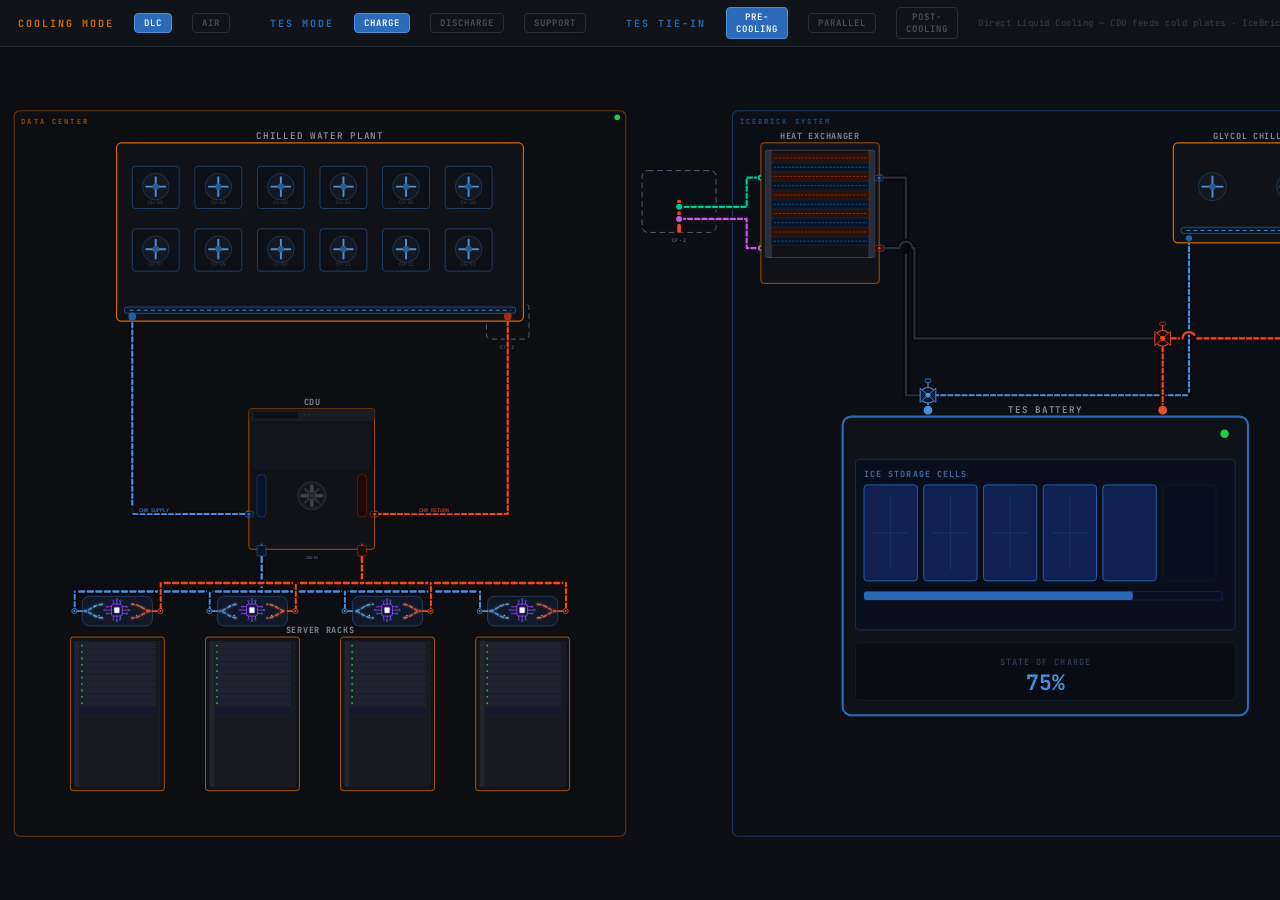
<file: index.html>
<!DOCTYPE html>
<html lang="en">
<head>
<meta charset="UTF-8">
<meta name="viewport" content="width=device-width, initial-scale=1.0">
<title>Nostromo · IceBrick System Schematic</title>
<style>
  @import url('https://fonts.googleapis.com/css2?family=JetBrains+Mono:wght@400;600;700&display=swap');
  *, *::before, *::after { box-sizing: border-box; margin: 0; padding: 0; }
  :root {
    --bg: hsl(220 22% 6%); --bg2: hsl(220 20% 8%); --border: hsl(220 15% 16%);
    --cold: #4a90d8; --cold-bg: #061428; --hot: #e05030; --hot-bg: #1e0c06;
    --air-cold: #a0d8f0; --air-hot: #e08030;
    --orange: #d4690a; --blue: #2a6ab8; --inactive: #2a2e3a;
    --text-dim: #6a6d7a; --text-mid: #8a8d9a; --green: #22cc44;
    --mono: 'JetBrains Mono', monospace;
  }
  html, body { width:100%; height:100%; background:var(--bg); overflow:hidden; }
  body { display:flex; flex-direction:column; font-family:var(--mono); }

  /* ── CONTROLS ── */
  #controls {
    display:flex; align-items:center; gap:20px; padding:7px 18px;
    background:var(--bg2); border-bottom:1px solid var(--border);
    flex-shrink:0; min-height:42px;
  }
  .ctrl-label { font-size:10px; font-weight:700; letter-spacing:2px; color:var(--orange); white-space:nowrap; }
  .ctrl-label.blue { color:var(--blue); }
  .divider { width:1px; height:18px; background:var(--border); }
  .toggle-wrap { display:flex; align-items:center; gap:7px; cursor:pointer; user-select:none; }
  .toggle-sub { font-size:10px; letter-spacing:1px; color:var(--text-dim); }
  .toggle-track { width:34px; height:18px; border-radius:9px; background:#2e3040; border:1px solid #44475a; position:relative; transition:background .2s,border-color .2s; cursor:pointer; }
  .toggle-track.on { background:var(--orange); border-color:#e07a20; }
  .toggle-thumb { width:12px; height:12px; border-radius:6px; background:#fff; position:absolute; top:3px; left:3px; transition:left .2s; }
  .toggle-track.on .toggle-thumb { left:17px; }
  .toggle-val { font-size:10px; letter-spacing:1px; color:var(--text-dim); min-width:28px; }
  .toggle-val.on { color:var(--orange); }
  .mode-btn { padding:3px 9px; border-radius:4px; cursor:pointer; font-family:var(--mono); font-size:9px; font-weight:600; letter-spacing:1px; text-transform:uppercase; background:transparent; color:#4a5060; border:1px solid #2a2e3a; transition:all .15s; }
  .mode-btn.active { background:var(--blue); color:#fff; border-color:#4a90d8; }
  .ctrl-hint { margin-left:auto; font-size:9px; color:#3a4050; letter-spacing:.5px; white-space:nowrap; }

  /* ── CANVAS ── */
  #canvas-wrap { flex:1; overflow:hidden; }
  svg#main { width:100%; height:100%; display:block; }

  /* ── ANIMATIONS ── */
  /* Fan spin — uses transform-box:fill-box so origin stays at shape center */
  .fan-rotor {
    transform-box: fill-box;
    transform-origin: center;
    animation: fan-spin 1.8s linear infinite;
  }
  .fan-rotor.slow { animation-duration: 2.2s; }
  @keyframes fan-spin { to { transform: rotate(360deg); } }
  @keyframes pulse-led { 0%,100%{opacity:1} 50%{opacity:.2} }
  .led-pulse { animation: pulse-led 2s ease-in-out infinite; }
</style>
</head>
<body>

<div id="controls">
  <span class="ctrl-label">COOLING MODE</span>
  <button class="mode-btn active" id="btn-dlc" onclick="toggleDLC()">DLC</button>
  <button class="mode-btn"        id="btn-air" onclick="toggleDLC()">AIR</button>
  <div class="divider"></div>
  <span class="ctrl-label blue">TES MODE</span>
  <button class="mode-btn active" id="btn-charge"    onclick="setMode('charge')">CHARGE</button>
  <button class="mode-btn"        id="btn-discharge" onclick="setMode('discharge')">DISCHARGE</button>
  <button class="mode-btn"        id="btn-support"   onclick="setMode('support')">SUPPORT</button>
  <div class="divider"></div>
  <span class="ctrl-label blue">TES TIE-IN</span>
  <button class="mode-btn active" id="btn-placement-pre"  onclick="setPlacement('pre')">PRE-COOLING</button>
  <button class="mode-btn"        id="btn-placement-post" onclick="setPlacement('post')">PARALLEL</button>
  <button class="mode-btn"        id="btn-placement-postcool" onclick="setPlacement('postcool')">POST-COOLING</button>
  <span class="ctrl-hint" id="hint-text">Direct Liquid Cooling — CDU feeds cold plates · IceBrick charging via Glycol Chiller</span>
</div>

<div id="canvas-wrap">
<svg id="main" viewBox="0 0 1800 1060" preserveAspectRatio="xMidYMid meet" xmlns="http://www.w3.org/2000/svg">
<defs>
  <marker id="arrowCold" markerWidth="6" markerHeight="6" refX="3" refY="3" orient="auto">
    <path d="M0,0 L6,3 L0,6 Z" fill="#4a90d8"/>
  </marker>
  <marker id="arrowHot" markerWidth="6" markerHeight="6" refX="3" refY="3" orient="auto">
    <path d="M0,0 L6,3 L0,6 Z" fill="#e05030"/>
  </marker>
</defs>

<!-- ══ SECTION BOXES ══ -->
<rect x="20" y="20" width="860" height="1020" rx="8" fill="#d4690a" fill-opacity=".018" stroke="#d4690a" stroke-width="1.5" opacity=".45"/>
<text x="30" y="38" fill="#d4690a" font-size="10" font-family="'JetBrains Mono',monospace" font-weight="700" letter-spacing="3" opacity=".7">DATA CENTER</text>
<circle cx="868" cy="29" r="4" fill="#22cc44" class="led-pulse"/>

<g transform="translate(130,0)">
<rect x="900" y="20" width="880" height="1020" rx="8" fill="#2a6ab8" fill-opacity=".018" stroke="#2a6ab8" stroke-width="1.5" opacity=".45"/>
<text x="910" y="38" fill="#2a6ab8" font-size="10" font-family="'JetBrains Mono',monospace" font-weight="700" letter-spacing="3" opacity=".7">ICEBRICK SYSTEM</text>
<circle cx="1768" cy="29" r="4" fill="#22cc44" class="led-pulse" style="animation-delay:.7s"/>
</g>


<!-- ════════════════════════════════════════════════════════
     ICEBRICK PIPE SKELETON  (always visible, grey)
     
     Coordinate reference:
       IceBrick HX:      x=940, y=65,  scale=0.52  → rendered 166×198
       Glycol Chiller:   x=1520, y=65, scale=1.1   → rendered 220×141
       IceBrick TES:     x=1055, y=450, scale=1.5  → rendered 570×420
       
     HX right-side ports (IceBrick loop, x=940+320×0.52=1106):
         cold-in  (top ¼):    stub at x=1102, y=114  (native y=95 × 0.52 + 65)
         warm-out (bot ¾):    stub at x=1110, y=213  (native y=285 × 0.52 + 65)
         coldRailLeft:  (1102,420) → (1175,420)
         hotRailLeft:   (1110,340) → (1505,340)
       
       Glycol ports (bottom of Glycol Chiller component, scale=1.1):
         cold-out (left):  x=1520+22=1542,  y=65+134=199
         warm-in  (right): x=1520+198=1718, y=199
       
       IceBrick TES ports (top, scale=1.5):
         Port A (left):  x=1055+120=1175, y=450-9=441
         Port B (right): x=1055+450=1505, y=441
       
       Rails:
         hotRailY  = 340
         coldRailY = 420
       
       Segments:
         hxColdStub:    x=933,  y=420→114  (cold stub, left of HX twin)
         hxHotStub:     x=947,  y=213→340  (warm stub, right of HX twin — NOTE: does NOT cross coldStub)
         coldRailLeft:  y=420,  x=933→1175
         coldRailRight: y=420,  x=1175→1542
         hotRailLeft:   y=340,  x=947→1505
         hotRailRight:  y=340,  x=1505→1718 (split at 1542 for bypass arc)
         ibAStub:       x=1175, y=441→420
         ibBStub:       x=1505, y=441→340
         glyColdStub:   x=1542, y=199→420  (vertical, crosses hotRail at y=340 → bypass arc)
         glyHotStub:    x=1718, y=199→340
       
       Bypass arc: hotRail has bump UPWARD at (1542, 340), r=9
         hotRailLeft+Right is drawn as:  x=947→1533, [arc up over x=1542], x=1551→1718
       
       T-junction valves (always visible):
         (1175, 420): ibA meets coldRailLeft + coldRailRight
         (1505, 340): ibB meets hotRailLeft  + hotRailRight
════════════════════════════════════════════════════════ -->

<!-- ── SKELETON: grey inactive pipes ── -->
<!-- HX right-side ports (x=1106, scale=0.52 × native 320):
     cold-in stub at x=1102 (top port y=114), warm-out stub at x=1110 (bottom port y=213)
     coldRailLeft: x=1102→1175 at y=420   hotRailLeft: x=1110→1505 at y=340
     glyColdStub crosses hotRail at (1542,340) → hotRail has bypass arc bump UP there -->
<g transform="translate(130,0)">
<g id="ib-skeleton" stroke-linecap="round" stroke-linejoin="round">

  <!-- Background halos -->
  <!-- hxColdStub: L-shape elbow — horizontal exit from HX port then vertical down to coldRailY -->
  <path d="M 1106 114 L 1144 114 L 1144 420" fill="none" stroke="#050810" stroke-width="8" stroke-linecap="round" stroke-linejoin="round"/>
  <!-- hxHotStub: L-shape elbow — horizontal exit from HX port then vertical down to hotRailY -->
  <path d="M 1106 213 L 1135 213 A 9 9 0 0 1 1153 213 L 1156 213 L 1156 340" fill="none" stroke="#050810" stroke-width="8" stroke-linecap="round" stroke-linejoin="round"/>
  <line x1="1144" y1="420" x2="1175" y2="420" stroke="#050810" stroke-width="8"/><!-- coldRailLeft -->
  <line x1="1175" y1="420" x2="1542" y2="420" stroke="#050810" stroke-width="8"/><!-- coldRailRight -->
  <line x1="1175" y1="441" x2="1175" y2="420" stroke="#050810" stroke-width="8"/><!-- ibAStub -->
  <line x1="1505" y1="441" x2="1505" y2="340" stroke="#050810" stroke-width="8"/><!-- ibBStub -->
  <line x1="1156" y1="340" x2="1533" y2="340" stroke="#050810" stroke-width="8"/><!-- hotRailLeft (to bypass) -->
  <line x1="1551" y1="340" x2="1718" y2="340" stroke="#050810" stroke-width="8"/><!-- hotRailRight (from bypass) -->
  <path d="M 1533 340 A 9 9 0 0 1 1551 340" fill="none" stroke="#050810" stroke-width="8"/><!-- bypass arc halo -->
  <line x1="1542" y1="199" x2="1542" y2="420" stroke="#050810" stroke-width="8"/><!-- glyColdStub -->
  <line x1="1718" y1="199" x2="1718" y2="340" stroke="#050810" stroke-width="8"/><!-- glyHotStub -->

  <!-- Foreground grey pipes -->
  <line x1="1542" y1="199" x2="1542" y2="420" stroke="#2a2e3a" stroke-width="3"/><!-- glyColdStub UNDER -->
  <path d="M 1106 114 L 1144 114 L 1144 204" fill="none" stroke="#2a2e3a" stroke-width="3" /><line x1="1144" y1="204" x2="1144" y2="222" stroke="#050810" stroke-width="8" stroke-linecap="round"/><path d="M 1144 222 L 1144 420" fill="none" stroke="#2a2e3a" stroke-width="3" stroke-linecap="round" stroke-linejoin="round"/><!-- hxColdStub elbow -->
  <path d="M 1106 213 L 1135 213 A 9 9 0 0 1 1153 213 L 1156 213 L 1156 340" fill="none" stroke="#2a2e3a" stroke-width="3" stroke-linecap="round" stroke-linejoin="round"/><!-- hxHotStub elbow -->
  <line x1="1144" y1="420" x2="1175" y2="420" stroke="#2a2e3a" stroke-width="3"/><!-- coldRailLeft -->
  <line x1="1175" y1="420" x2="1542" y2="420" stroke="#2a2e3a" stroke-width="3"/><!-- coldRailRight -->
  <line x1="1175" y1="441" x2="1175" y2="420" stroke="#2a2e3a" stroke-width="3"/><!-- ibAStub -->
  <line x1="1505" y1="441" x2="1505" y2="340" stroke="#2a2e3a" stroke-width="3"/><!-- ibBStub -->
  <line x1="1156" y1="340" x2="1533" y2="340" stroke="#2a2e3a" stroke-width="3"/><!-- hotRailLeft -->
  <line x1="1551" y1="340" x2="1718" y2="340" stroke="#2a2e3a" stroke-width="3"/><!-- hotRailRight -->
  <line x1="1718" y1="199" x2="1718" y2="340" stroke="#2a2e3a" stroke-width="3"/><!-- glyHotStub -->
  <path d="M 1533 340 A 9 9 0 0 1 1551 340" fill="none" stroke="#2a2e3a" stroke-width="3"/><!-- bypass arc on top -->

  <!-- Port endpoint dots -->
  <circle cx="1106" cy="114" r="5" fill="#1e2230" stroke="#2a2e3a" stroke-width="1.5"/><!-- hxColdPort -->
  <circle cx="1106" cy="213" r="5" fill="#1e2230" stroke="#2a2e3a" stroke-width="1.5"/><!-- hxHotPort -->
  <circle cx="1542" cy="199" r="5" fill="#1e2230" stroke="#2a2e3a" stroke-width="1.5"/>
  <circle cx="1718" cy="199" r="5" fill="#1e2230" stroke="#2a2e3a" stroke-width="1.5"/>
  <circle cx="1175" cy="441" r="5" fill="#1e2230" stroke="#2a2e3a" stroke-width="1.5"/>
  <circle cx="1505" cy="441" r="5" fill="#1e2230" stroke="#2a2e3a" stroke-width="1.5"/>
</g>
</g>

<!-- Valves rendered per-mode below active pipes — see id="valves-top" -->

<!-- ════════════════════════════════════════════════════════
     ACTIVE PIPE OVERLAYS  (mode-switched)
     Each mode group draws colored animated pipes on top of skeleton.
     Dash animation: "to=-20" = flow moves in direction path was drawn.
════════════════════════════════════════════════════════ -->

<!-- ── CHARGE mode: Glycol freezes IceBrick, HX isolated ──
     COLD: Glycol LEFT port(1542,199) → DOWN glyColdStub → (1542,420) coldRailY
           → LEFT coldRailRight → ibA valve(1175,420) → DOWN ibAStub → Port A(1175,441)
     HOT:  Port B(1505,441) → UP ibBStub → ibB valve(1505,340)
           → RIGHT hotRailRight (split for HOT bypass arc over glyColdStub) → (1718,340)
           → UP glyHotStub → Glycol RIGHT port(1718,199)
     Bypass: glyColdStub (COLD, x=1542) is at rest — HOT rail crosses OVER it with red arc.
     NOTE: glyColdStub in CHARGE only carries COLD going DOWN (199→420). Nothing on it at hotRailY.
           hotRailRight (HOT) crosses x=1542 → split with HOT bypass arc there.
-->
<g transform="translate(130,0)">
<g id="pipes-charge" style="display:block">
  <!-- COLD: Glycol cold-out(1542,199) → DOWN to coldRailY(420) → LEFT to ibA(1175,420) → DOWN into Port A -->
  <!-- glyColdStub: (1542,199)→DOWN→(1542,420) — full stub, COLD going DOWN -->
  <line x1="1542" y1="199" x2="1542" y2="420" stroke="#050810" stroke-width="8" stroke-linecap="round"/>
  <line x1="1542" y1="199" x2="1542" y2="420" stroke="#4a90d8" stroke-width="3" stroke-linecap="round" stroke-dasharray="6 4">
    <animate attributeName="stroke-dashoffset" from="0" to="-20" dur=".85s" repeatCount="indefinite"/>
  </line>
  <!-- coldRailRight: (1542,420)→LEFT→(1175,420) cold going LEFT, draw right-to-left so to=-20 animates left -->
  <line x1="1542" y1="420" x2="1175" y2="420" stroke="#050810" stroke-width="8" stroke-linecap="round"/>
  <line x1="1542" y1="420" x2="1175" y2="420" stroke="#4a90d8" stroke-width="3" stroke-linecap="round" stroke-dasharray="6 4">
    <animate attributeName="stroke-dashoffset" from="0" to="-20" dur=".85s" repeatCount="indefinite"/>
  </line>
  <!-- ibAStub: (1175,420)→DOWN→(1175,441) cold going DOWN into Port A -->
  <line x1="1175" y1="420" x2="1175" y2="441" stroke="#050810" stroke-width="8" stroke-linecap="round"/>
  <line x1="1175" y1="420" x2="1175" y2="441" stroke="#4a90d8" stroke-width="3" stroke-linecap="round" stroke-dasharray="6 4">
    <animate attributeName="stroke-dashoffset" from="0" to="-20" dur=".85s" repeatCount="indefinite"/>
  </line>

  <!-- HOT: Port B(1505,441)→UP→(1505,340) ibB valve→RIGHT hotRailRight→bypass(HOT arc)→(1718,340)→UP→(1718,199) -->
  <!-- ibBStub: (1505,441)→UP→(1505,340) hot going UP -->
  <line x1="1505" y1="441" x2="1505" y2="340" stroke="#1e0a04" stroke-width="8" stroke-linecap="round"/>
  <line x1="1505" y1="441" x2="1505" y2="340" stroke="#e05030" stroke-width="3" stroke-linecap="round" stroke-dasharray="6 4">
    <animate attributeName="stroke-dashoffset" from="0" to="-20" dur=".85s" repeatCount="indefinite"/>
  </line>
  <!-- hotRailRight left half: (1505,340)→RIGHT→(1533,340), hot going RIGHT, before bypass -->
  <line x1="1505" y1="340" x2="1533" y2="340" stroke="#1e0a04" stroke-width="8" stroke-linecap="round"/>
  <line x1="1505" y1="340" x2="1533" y2="340" stroke="#e05030" stroke-width="3" stroke-linecap="round" stroke-dasharray="6 4">
    <animate attributeName="stroke-dashoffset" from="0" to="-20" dur=".85s" repeatCount="indefinite"/>
  </line>
  <!-- HOT bypass arc OVER glyColdStub at (1542,340) — arc is RED -->
  <path d="M 1533 340 A 9 9 0 0 1 1551 340" fill="none" stroke="#1e0a04" stroke-width="8" stroke-linecap="round"/>
  <path d="M 1533 340 A 9 9 0 0 1 1551 340" fill="none" stroke="#e05030" stroke-width="3" stroke-linecap="round">
    <animate attributeName="stroke-dashoffset" from="0" to="-20" dur=".85s" repeatCount="indefinite"/>
  </path>
  <!-- hotRailRight right half: (1551,340)→RIGHT→(1718,340), hot going RIGHT, after bypass -->
  <line x1="1551" y1="340" x2="1718" y2="340" stroke="#1e0a04" stroke-width="8" stroke-linecap="round"/>
  <line x1="1551" y1="340" x2="1718" y2="340" stroke="#e05030" stroke-width="3" stroke-linecap="round" stroke-dasharray="6 4">
    <animate attributeName="stroke-dashoffset" from="0" to="-20" dur=".85s" repeatCount="indefinite"/>
  </line>
  <!-- glyHotStub: (1718,340)→UP→(1718,199) hot going UP into Glycol right port -->
  <line x1="1718" y1="340" x2="1718" y2="199" stroke="#1e0a04" stroke-width="8" stroke-linecap="round"/>
  <line x1="1718" y1="340" x2="1718" y2="199" stroke="#e05030" stroke-width="3" stroke-linecap="round" stroke-dasharray="6 4">
    <animate attributeName="stroke-dashoffset" from="0" to="-20" dur=".85s" repeatCount="indefinite"/>
  </line>

  <!-- Port dots -->
  <circle cx="1542" cy="199" r="6" fill="#4a90d8" stroke="#0a0c10" stroke-width="1.5"/><!-- Glycol cold-out: COLD -->
  <circle cx="1718" cy="199" r="6" fill="#e05030" stroke="#0a0c10" stroke-width="1.5"/><!-- Glycol hot-in: HOT -->
  <circle cx="1175" cy="441" r="7" fill="#4a90d8" stroke="#0a0c10" stroke-width="1.5"/><!-- Port A: COLD in -->
  <circle cx="1505" cy="441" r="7" fill="#e05030" stroke="#0a0c10" stroke-width="1.5"/><!-- Port B: HOT out -->
  <!-- HX ports inactive -->
  <circle cx="1102" cy="114" r="5" fill="#1e2230" stroke="#2a2e3a" stroke-width="1"/>
  <circle cx="1110" cy="213" r="5" fill="#1e2230" stroke="#2a2e3a" stroke-width="1"/>

  <text x="1340" y="488" text-anchor="middle" fill="#4a90d8" font-size="9" font-family="'JetBrains Mono',monospace" font-weight="600" letter-spacing="2" opacity=".7">● CHARGING</text>
</g>
</g>

<!-- ── DISCHARGE mode: IceBrick supplies cold to DC via HX, Glycol isolated ──
     COLD: IceBrick A(1175,441)→UP ibAStub→(1175,420)→LEFT coldRailLeft→(1150,420)→UP+LEFT hxColdStub elbow→(1106,114)
     WARM: HX warm port(1106,213)→RIGHT+DOWN hxHotStub elbow→(1150,340)→RIGHT hotRailLeft→(1505,340)→DOWN ibBStub→(1505,441)
-->
<g transform="translate(130,0)">
<g id="pipes-discharge" style="display:none">
  <!-- COLD: IceBrick A → HX cold port via elbow -->
  <line x1="1175" y1="441" x2="1175" y2="420" stroke="#050810" stroke-width="8" stroke-linecap="round"/>
  <line x1="1175" y1="441" x2="1175" y2="420" stroke="#4a90d8" stroke-width="3" stroke-linecap="round" stroke-dasharray="6 4">
    <animate attributeName="stroke-dashoffset" from="0" to="-20" dur=".85s" repeatCount="indefinite"/>
  </line>
  <!-- coldRailLeft: ibA → elbow top -->
  <line x1="1175" y1="420" x2="1144" y2="420" stroke="#050810" stroke-width="8" stroke-linecap="round"/>
  <line x1="1175" y1="420" x2="1144" y2="420" stroke="#4a90d8" stroke-width="3" stroke-linecap="round" stroke-dasharray="6 4">
    <animate attributeName="stroke-dashoffset" from="0" to="-20" dur=".85s" repeatCount="indefinite"/>
  </line>
  <!-- hxColdStub elbow: (1150,420)→UP→(1150,114)→LEFT→(1106,114) -->
  <path d="M 1144 420 L 1144 114 L 1106 114" fill="none" stroke="#050810" stroke-width="8" stroke-linecap="round" stroke-linejoin="round"/>
  <path d="M 1144 420 L 1144 114 L 1106 114" fill="none" stroke="#4a90d8" stroke-width="3" stroke-linecap="round" stroke-linejoin="round" stroke-dasharray="6 4">
    <animate attributeName="stroke-dashoffset" from="0" to="-20" dur=".85s" repeatCount="indefinite"/>
  </path>

  <!-- WARM: HX warm port elbow → hotRailLeft → IceBrick B -->
  <!-- hxHotStub elbow: (1106,213)→RIGHT→(1150,213)→DOWN→(1150,340) -->
  <path d="M 1106 213 L 1135 213 A 9 9 0 0 1 1153 213 L 1156 213 L 1156 340" fill="none" stroke="#1e0a04" stroke-width="8" stroke-linecap="round" stroke-linejoin="round"/>
  <path d="M 1106 213 L 1135 213 A 9 9 0 0 1 1153 213 L 1156 213 L 1156 340" fill="none" stroke="#e05030" stroke-width="3" stroke-linecap="round" stroke-linejoin="round" stroke-dasharray="6 4">
    <animate attributeName="stroke-dashoffset" from="0" to="-20" dur=".85s" repeatCount="indefinite"/>
  </path>
  <!-- hotRailLeft: elbow bottom → ibB -->
  <line x1="1156" y1="340" x2="1505" y2="340" stroke="#1e0a04" stroke-width="8" stroke-linecap="round"/>
  <line x1="1156" y1="340" x2="1505" y2="340" stroke="#e05030" stroke-width="3" stroke-linecap="round" stroke-dasharray="6 4">
    <animate attributeName="stroke-dashoffset" from="0" to="-20" dur=".85s" repeatCount="indefinite"/>
  </line>
  <!-- ibBStub: hotRailY → IceBrick B -->
  <line x1="1505" y1="340" x2="1505" y2="441" stroke="#1e0a04" stroke-width="8" stroke-linecap="round"/>
  <line x1="1505" y1="340" x2="1505" y2="441" stroke="#e05030" stroke-width="3" stroke-linecap="round" stroke-dasharray="6 4">
    <animate attributeName="stroke-dashoffset" from="0" to="-20" dur=".85s" repeatCount="indefinite"/>
  </line>

  <!-- Port dots -->
  <circle cx="1106" cy="114" r="6" fill="#4a90d8" stroke="#0a0c10" stroke-width="1.5"/>
  <circle cx="1106" cy="213" r="6" fill="#e05030" stroke="#0a0c10" stroke-width="1.5"/>
  <circle cx="1175" cy="441" r="7" fill="#4a90d8" stroke="#0a0c10" stroke-width="1.5"/>
  <circle cx="1505" cy="441" r="7" fill="#e05030" stroke="#0a0c10" stroke-width="1.5"/>
  <circle cx="1542" cy="199" r="5" fill="#1e2230" stroke="#2a2e3a" stroke-width="1"/>
  <circle cx="1718" cy="199" r="5" fill="#1e2230" stroke="#2a2e3a" stroke-width="1"/>

  <text x="1340" y="488" text-anchor="middle" fill="#e05030" font-size="9" font-family="'JetBrains Mono',monospace" font-weight="600" letter-spacing="2" opacity=".7">● DISCHARGING</text>
</g>
</g>

<!-- ── SUPPORT mode: IceBrick + Glycol both feed HX simultaneously ──
     COLD:
       Source 1: Glycol(1542,199)→DOWN→(1542,420) [crosses hotRailRight at y=340, bypass arc]
                 →LEFT coldRailRight→(1175,420) T-junction
       Source 2: IceBrick A(1175,441)→UP ibAStub→(1175,420) T-junction
       Combined: (1175,420)→LEFT coldRailLeft→(1102,420)→UP hxColdStub→(1102,114)
     WARM:
       HX warm port(1110,213)→DOWN hxHotStub→(1110,340)→RIGHT hotRailLeft→(1505,340) T-junction
       Branch 1: →DOWN ibBStub→(1505,441)
       Branch 2: →RIGHT hotRailRight [split for bypass]→(1718,340)→UP glyHotStub→(1718,199)
-->
<g transform="translate(130,0)">
<g id="pipes-support" style="display:none">
  <!-- COLD glyColdStub: split around y=340 for bypass (hotRailRight crosses over) -->
  <!-- Upper half: 199 → 331 (gap before crossing) -->
  <line x1="1542" y1="199" x2="1542" y2="331" stroke="#050810" stroke-width="8" stroke-linecap="round"/>
  <line x1="1542" y1="199" x2="1542" y2="331" stroke="#4a90d8" stroke-width="3" stroke-linecap="round" stroke-dasharray="6 4">
    <animate attributeName="stroke-dashoffset" from="0" to="-20" dur=".85s" repeatCount="indefinite"/>
  </line>
  <!-- Lower half: 349 → 420 (gap after crossing) -->
  <line x1="1542" y1="349" x2="1542" y2="420" stroke="#050810" stroke-width="8" stroke-linecap="round"/>
  <line x1="1542" y1="349" x2="1542" y2="420" stroke="#4a90d8" stroke-width="3" stroke-linecap="round" stroke-dasharray="6 4">
    <animate attributeName="stroke-dashoffset" from="0" to="-20" dur=".85s" repeatCount="indefinite"/>
  </line>
  <!-- coldRailRight: 1542→1175 going LEFT (right side of valve, glycol flowing toward ibA valve) -->
  <line x1="1542" y1="420" x2="1175" y2="420" stroke="#050810" stroke-width="8" stroke-linecap="round"/>
  <line x1="1542" y1="420" x2="1175" y2="420" stroke="#4a90d8" stroke-width="3" stroke-linecap="round" stroke-dasharray="6 4">
    <animate attributeName="stroke-dashoffset" from="0" to="-20" dur=".85s" repeatCount="indefinite"/>
  </line>
  <!-- ibAStub: IceBrick A UP to T-junction -->
  <line x1="1175" y1="441" x2="1175" y2="420" stroke="#050810" stroke-width="8" stroke-linecap="round"/>
  <line x1="1175" y1="441" x2="1175" y2="420" stroke="#4a90d8" stroke-width="3" stroke-linecap="round" stroke-dasharray="6 4">
    <animate attributeName="stroke-dashoffset" from="0" to="-20" dur=".85s" repeatCount="indefinite"/>
  </line>
  <!-- coldRailLeft: T-junction → HX elbow, COLD flowing LEFT (to=-20 moves LEFT) -->
  <line x1="1175" y1="420" x2="1144" y2="420" stroke="#050810" stroke-width="8" stroke-linecap="round"/>
  <line x1="1175" y1="420" x2="1144" y2="420" stroke="#4a90d8" stroke-width="3" stroke-linecap="round" stroke-dasharray="6 4">
    <animate attributeName="stroke-dashoffset" from="0" to="-20" dur=".85s" repeatCount="indefinite"/>
  </line>
  <!-- hxColdStub elbow: (1150,420)→UP→(1150,114)→LEFT→(1106,114) -->
  <path d="M 1144 420 L 1144 114 L 1106 114" fill="none" stroke="#050810" stroke-width="8" stroke-linecap="round" stroke-linejoin="round"/>
  <path d="M 1144 420 L 1144 114 L 1106 114" fill="none" stroke="#4a90d8" stroke-width="3" stroke-linecap="round" stroke-linejoin="round" stroke-dasharray="6 4">
    <animate attributeName="stroke-dashoffset" from="0" to="-20" dur=".85s" repeatCount="indefinite"/>
  </path>

  <!-- hxHotStub elbow: (1106,213)→RIGHT→(1150,213)→DOWN→(1150,340) -->
  <path d="M 1106 213 L 1135 213 A 9 9 0 0 1 1153 213 L 1156 213 L 1156 340" fill="none" stroke="#1e0a04" stroke-width="8" stroke-linecap="round" stroke-linejoin="round"/>
  <path d="M 1106 213 L 1135 213 A 9 9 0 0 1 1153 213 L 1156 213 L 1156 340" fill="none" stroke="#e05030" stroke-width="3" stroke-linecap="round" stroke-linejoin="round" stroke-dasharray="6 4">
    <animate attributeName="stroke-dashoffset" from="0" to="-20" dur=".85s" repeatCount="indefinite"/>
  </path>
  <!-- hotRailLeft: elbow bottom → ibB T-junction -->
  <line x1="1156" y1="340" x2="1505" y2="340" stroke="#1e0a04" stroke-width="8" stroke-linecap="round"/>
  <line x1="1156" y1="340" x2="1505" y2="340" stroke="#e05030" stroke-width="3" stroke-linecap="round" stroke-dasharray="6 4">
    <animate attributeName="stroke-dashoffset" from="0" to="-20" dur=".85s" repeatCount="indefinite"/>
  </line>
  <!-- Branch 1: ibBStub down to IceBrick B -->
  <line x1="1505" y1="340" x2="1505" y2="441" stroke="#1e0a04" stroke-width="8" stroke-linecap="round"/>
  <line x1="1505" y1="340" x2="1505" y2="441" stroke="#e05030" stroke-width="3" stroke-linecap="round" stroke-dasharray="6 4">
    <animate attributeName="stroke-dashoffset" from="0" to="-20" dur=".85s" repeatCount="indefinite"/>
  </line>
  <!-- Branch 2: hotRailRight split for bypass over glyColdStub at x=1542 -->
  <!-- Left half: 1505 → 1533 -->
  <line x1="1505" y1="340" x2="1533" y2="340" stroke="#1e0a04" stroke-width="8" stroke-linecap="round"/>
  <line x1="1505" y1="340" x2="1533" y2="340" stroke="#e05030" stroke-width="3" stroke-linecap="round" stroke-dasharray="6 4">
    <animate attributeName="stroke-dashoffset" from="0" to="-20" dur=".85s" repeatCount="indefinite"/>
  </line>
  <!-- Bypass arc OVER glyColdStub (HOT goes over COLD) -->
  <path d="M 1533 340 A 9 9 0 0 1 1551 340" fill="none" stroke="#1e0a04" stroke-width="8" stroke-linecap="round"/>
  <path d="M 1533 340 A 9 9 0 0 1 1551 340" fill="none" stroke="#e05030" stroke-width="3" stroke-linecap="round">
    <animate attributeName="stroke-dashoffset" from="0" to="-20" dur=".85s" repeatCount="indefinite"/>
  </path>
  <!-- Right half: 1551 → 1718 -->
  <line x1="1551" y1="340" x2="1718" y2="340" stroke="#1e0a04" stroke-width="8" stroke-linecap="round"/>
  <line x1="1551" y1="340" x2="1718" y2="340" stroke="#e05030" stroke-width="3" stroke-linecap="round" stroke-dasharray="6 4">
    <animate attributeName="stroke-dashoffset" from="0" to="-20" dur=".85s" repeatCount="indefinite"/>
  </line>
  <!-- glyHotStub: 1718,340→UP→1718,199 -->
  <line x1="1718" y1="340" x2="1718" y2="199" stroke="#1e0a04" stroke-width="8" stroke-linecap="round"/>
  <line x1="1718" y1="340" x2="1718" y2="199" stroke="#e05030" stroke-width="3" stroke-linecap="round" stroke-dasharray="6 4">
    <animate attributeName="stroke-dashoffset" from="0" to="-20" dur=".85s" repeatCount="indefinite"/>
  </line>

  <!-- Port dots -->
  <circle cx="1106" cy="114" r="6" fill="#4a90d8" stroke="#0a0c10" stroke-width="1.5"/>
  <circle cx="1106" cy="213" r="6" fill="#e05030" stroke="#0a0c10" stroke-width="1.5"/>
  <circle cx="1542" cy="199" r="6" fill="#4a90d8" stroke="#0a0c10" stroke-width="1.5"/>
  <circle cx="1718" cy="199" r="6" fill="#e05030" stroke="#0a0c10" stroke-width="1.5"/>
  <circle cx="1175" cy="441" r="7" fill="#4a90d8" stroke="#0a0c10" stroke-width="1.5"/>
  <circle cx="1505" cy="441" r="7" fill="#e05030" stroke="#0a0c10" stroke-width="1.5"/>

  <text x="1340" y="488" text-anchor="middle" fill="#26c6a8" font-size="9" font-family="'JetBrains Mono',monospace" font-weight="600" letter-spacing="2" opacity=".7">● SUPPORT MODE</text>
</g>
</g>

<!-- ── VALVES — rendered on top, color changes per mode ──
     ibA (1175,420): CHARGE=HOT, DISCHARGE=COLD, SUPPORT=COLD
     ibB (1505,340): CHARGE=COLD, DISCHARGE=HOT, SUPPORT=HOT
-->
<g transform="translate(130,0)">
<g id="valves-charge" style="display:block">
  <!-- ibA: COLD (cold supply from glycol enters Port A downward) -->
  <circle cx="1175" cy="420" r="11" fill="#061428" stroke="#4a90d8" stroke-width="1.5"/>
  <polygon points="1164,410 1175,420 1164,430" fill="#0a1e38" stroke="#4a90d8" stroke-width="1.2"/>
  <polygon points="1186,410 1175,420 1186,430" fill="#0a1e38" stroke="#4a90d8" stroke-width="1.2"/>
  <circle cx="1175" cy="420" r="3.5" fill="#4a90d8"/>
  <line x1="1175" y1="409" x2="1175" y2="402" stroke="#4a90d8" stroke-width="1.5" stroke-linecap="round"/>
  <rect x="1171" y="397" width="8" height="5" rx="1.5" fill="#061428" stroke="#4a90d8" stroke-width=".9"/>
  <!-- ibB: HOT (hot return exits Port B upward) -->
  <circle cx="1505" cy="340" r="11" fill="#1e0606" stroke="#e05030" stroke-width="1.5"/>
  <polygon points="1494,330 1505,340 1494,350" fill="#2a0808" stroke="#e05030" stroke-width="1.2"/>
  <polygon points="1516,330 1505,340 1516,350" fill="#2a0808" stroke="#e05030" stroke-width="1.2"/>
  <circle cx="1505" cy="340" r="3.5" fill="#e05030"/>
  <line x1="1505" y1="329" x2="1505" y2="322" stroke="#e05030" stroke-width="1.5" stroke-linecap="round"/>
  <rect x="1501" y="317" width="8" height="5" rx="1.5" fill="#1e0606" stroke="#e05030" stroke-width=".9"/>
</g>
</g>
<g transform="translate(130,0)">
<g id="valves-discharge" style="display:none">
  <!-- ibA: COLD (cold from TES A exits upward) -->
  <circle cx="1175" cy="420" r="11" fill="#061428" stroke="#4a90d8" stroke-width="1.5"/>
  <polygon points="1164,410 1175,420 1164,430" fill="#0a1e38" stroke="#4a90d8" stroke-width="1.2"/>
  <polygon points="1186,410 1175,420 1186,430" fill="#0a1e38" stroke="#4a90d8" stroke-width="1.2"/>
  <circle cx="1175" cy="420" r="3.5" fill="#4a90d8"/>
  <line x1="1175" y1="409" x2="1175" y2="402" stroke="#4a90d8" stroke-width="1.5" stroke-linecap="round"/>
  <rect x="1171" y="397" width="8" height="5" rx="1.5" fill="#061428" stroke="#4a90d8" stroke-width=".9"/>
  <!-- ibB: HOT (warm return enters TES B downward) -->
  <circle cx="1505" cy="340" r="11" fill="#1e0606" stroke="#e05030" stroke-width="1.5"/>
  <polygon points="1494,330 1505,340 1494,350" fill="#2a0808" stroke="#e05030" stroke-width="1.2"/>
  <polygon points="1516,330 1505,340 1516,350" fill="#2a0808" stroke="#e05030" stroke-width="1.2"/>
  <circle cx="1505" cy="340" r="3.5" fill="#e05030"/>
  <line x1="1505" y1="329" x2="1505" y2="322" stroke="#e05030" stroke-width="1.5" stroke-linecap="round"/>
  <rect x="1501" y="317" width="8" height="5" rx="1.5" fill="#1e0606" stroke="#e05030" stroke-width=".9"/>
</g>
</g>
<g transform="translate(130,0)">
<g id="valves-support" style="display:none">
  <!-- ibA: COLD (cold sources merge here, flow left to HX) -->
  <circle cx="1175" cy="420" r="11" fill="#061428" stroke="#4a90d8" stroke-width="1.5"/>
  <polygon points="1164,410 1175,420 1164,430" fill="#0a1e38" stroke="#4a90d8" stroke-width="1.2"/>
  <polygon points="1186,410 1175,420 1186,430" fill="#0a1e38" stroke="#4a90d8" stroke-width="1.2"/>
  <circle cx="1175" cy="420" r="3.5" fill="#4a90d8"/>
  <line x1="1175" y1="409" x2="1175" y2="402" stroke="#4a90d8" stroke-width="1.5" stroke-linecap="round"/>
  <rect x="1171" y="397" width="8" height="5" rx="1.5" fill="#061428" stroke="#4a90d8" stroke-width=".9"/>
  <!-- ibB: HOT (warm return splits here to both TES B and glycol) -->
  <circle cx="1505" cy="340" r="11" fill="#1e0606" stroke="#e05030" stroke-width="1.5"/>
  <polygon points="1494,330 1505,340 1494,350" fill="#2a0808" stroke="#e05030" stroke-width="1.2"/>
  <polygon points="1516,330 1505,340 1516,350" fill="#2a0808" stroke="#e05030" stroke-width="1.2"/>
  <circle cx="1505" cy="340" r="3.5" fill="#e05030"/>
  <line x1="1505" y1="329" x2="1505" y2="322" stroke="#e05030" stroke-width="1.5" stroke-linecap="round"/>
  <rect x="1501" y="317" width="8" height="5" rx="1.5" fill="#1e0606" stroke="#e05030" stroke-width=".9"/>
</g>
</g>


<!-- ════════════════════════════════════════════════════════
     DATA CENTER PIPES
════════════════════════════════════════════════════════ -->
<!-- ── AIR MODE PIPES ── -->
<!--
  AISLE LAYOUT (alternating hot/cold):
    x=55-99:   HOT AISLE (left wall → Rack A)
    x=231-289: COLD AISLE (between Rack A and Rack B)
    x=421-479: HOT AISLE  (between Rack B and Rack C)
    x=611-669: COLD AISLE (between Rack C and Rack D)  ← "cold aisle between 2 right racks"
    x=801-845: HOT AISLE  (right of Rack D) ← labeled "HOT AISLE" per spec

  CRAHs blow cold air DOWN through cold aisle columns → INTO rack fronts
  Hot air rises FROM rack backs → UP through hot aisle columns → INTO CRAH tops

  CRAH positions (x=170/370/570):
    CRAH cold-exhaust bottom-left (rendered ~x+20):
      CRAH1 cold col center ~215 feeds CA-left (260)  via angled collector
      CRAH2 cold col center ~415 feeds CA-left+CA-right
      CRAH3 cold col center ~615 feeds CA-right (640)
    Hot return top-right nubs at ~crahX+143

  Approach: draw each aisle as a wide semi-transparent gradient rect,
  with animated SVG particles (small circles) moving up/down.
-->
<g id="pipes-air" style="display:none">
<style>
  @keyframes fall-cold { 0%{transform:translateY(0);opacity:.9} 100%{transform:translateY(413px);opacity:.2} }
  @keyframes rise-hot  { 0%{transform:translateY(0);opacity:.9} 100%{transform:translateY(-393px);opacity:.2} }
</style>
<defs>
  <linearGradient id="grad-cold-col" x1="0" y1="0" x2="0" y2="1">
    <stop offset="0%" stop-color="#60b8ff" stop-opacity=".55"/>
    <stop offset="100%" stop-color="#60b8ff" stop-opacity=".12"/>
  </linearGradient>
  <linearGradient id="grad-hot-col" x1="0" y1="1" x2="0" y2="0">
    <stop offset="0%" stop-color="#ff6030" stop-opacity=".5"/>
    <stop offset="100%" stop-color="#ff6030" stop-opacity=".1"/>
  </linearGradient>
  <!-- Cold aisle glow at top -->
  <linearGradient id="grad-cold-pipe" x1="0" y1="0" x2="0" y2="1">
    <stop offset="0%" stop-color="#4a90d8" stop-opacity=".7"/>
    <stop offset="100%" stop-color="#4a90d8" stop-opacity=".25"/>
  </linearGradient>
  <!-- Hot aisle glow at bottom -->
  <linearGradient id="grad-hot-pipe" x1="0" y1="1" x2="0" y2="0">
    <stop offset="0%" stop-color="#e05030" stop-opacity=".65"/>
    <stop offset="100%" stop-color="#e05030" stop-opacity=".2"/>
  </linearGradient>
</defs>

<!-- ════ CHW BUILDING LOOP: Chiller → CRAHs ════
     CRAH cold-in: top-left nub at (crahX+16, 370) i.e. native x=30, scale 0.55
     CRAH hot-out: top-right nub at (crahX+143, 370) i.e. native x=260, scale 0.55
     CRAH1: cold-in x=186, hot-out x=313
     CRAH2: cold-in x=386, hot-out x=513
     CRAH3: cold-in x=586, hot-out x=713
-->
<!-- Supply header cold: chiller(186,316) → down→338 → across to crah3 cold-in (586→338→586,370) -->
<path d="M186,316 L186,338 L586,338 L586,442" fill="none" stroke="#061428" stroke-width="9" stroke-linecap="round" stroke-linejoin="round"/>
<path d="M186,316 L186,338 L586,338 L586,442" fill="none" stroke="#4a90d8" stroke-width="4" stroke-linecap="round" stroke-linejoin="round" stroke-dasharray="7 5">
  <animate attributeName="stroke-dashoffset" from="0" to="-24" dur=".8s" repeatCount="indefinite"/>
</path>
<!-- Drops to CRAH 1 and 2 cold-in -->
<line x1="186" y1="338" x2="186" y2="442" stroke="#061428" stroke-width="7"/><line x1="186" y1="338" x2="186" y2="442" stroke="#4a90d8" stroke-width="3.5" stroke-dasharray="7 5"><animate attributeName="stroke-dashoffset" from="0" to="-24" dur=".8s" repeatCount="indefinite"/></line>
<line x1="386" y1="338" x2="386" y2="442" stroke="#061428" stroke-width="7"/><line x1="386" y1="338" x2="386" y2="442" stroke="#4a90d8" stroke-width="3.5" stroke-dasharray="7 5"><animate attributeName="stroke-dashoffset" from="0" to="-24" dur=".8s" repeatCount="indefinite"/></line>
<rect x="310" y="326" width="80" height="11" rx="2" fill="hsl(220 20% 5%)" fill-opacity=".9"/>
<text x="350" y="335" text-anchor="middle" fill="#4a90d8" font-size="7" font-family="'JetBrains Mono',monospace">CHW SUPPLY</text>
<circle cx="186" cy="442" r="5" fill="#4a90d8"/>
<circle cx="386" cy="442" r="5" fill="#4a90d8"/>
<circle cx="586" cy="442" r="5" fill="#4a90d8"/>

<!-- Return header hot: crah hot-out nubs → up → header → chiller return(714,316) -->
<line x1="313" y1="442" x2="313" y2="356" stroke="#1e0a04" stroke-width="7"/><line x1="313" y1="442" x2="313" y2="356" stroke="#e05030" stroke-width="3.5" stroke-dasharray="7 5"><animate attributeName="stroke-dashoffset" from="0" to="-24" dur=".8s" repeatCount="indefinite"/></line>
<line x1="513" y1="442" x2="513" y2="356" stroke="#1e0a04" stroke-width="7"/><line x1="513" y1="442" x2="513" y2="356" stroke="#e05030" stroke-width="3.5" stroke-dasharray="7 5"><animate attributeName="stroke-dashoffset" from="0" to="-24" dur=".8s" repeatCount="indefinite"/></line>
<line x1="713" y1="442" x2="713" y2="356" stroke="#1e0a04" stroke-width="7"/><line x1="713" y1="442" x2="713" y2="356" stroke="#e05030" stroke-width="3.5" stroke-dasharray="7 5"><animate attributeName="stroke-dashoffset" from="0" to="-24" dur=".8s" repeatCount="indefinite"/></line>
<path d="M313,356 L714,356 L714,316" fill="none" stroke="#1e0a04" stroke-width="9" stroke-linecap="round" stroke-linejoin="round"/>
<path d="M313,356 L714,356 L714,316" fill="none" stroke="#e05030" stroke-width="4" stroke-linecap="round" stroke-linejoin="round" stroke-dasharray="7 5">
  <animate attributeName="stroke-dashoffset" from="0" to="-24" dur=".8s" repeatCount="indefinite"/>
</path>
<rect x="442" y="344" width="80" height="11" rx="2" fill="hsl(220 20% 5%)" fill-opacity=".9"/>
<text x="482" y="353" text-anchor="middle" fill="#e05030" font-size="7" font-family="'JetBrains Mono',monospace">CHW RETURN</text>
<circle cx="313" cy="442" r="5" fill="#e05030"/>
<circle cx="513" cy="442" r="5" fill="#e05030"/>
<circle cx="713" cy="442" r="5" fill="#e05030"/>

<!-- ════ AIR COLUMNS: wide semi-transparent aisle zones ════
  Each aisle zone runs from y=563 (CRAH bottom) down to y=976 (rack bottom).
  Connection funnels from CRAH bottom halves → aisle tops.
  
  Rack layout reminder:
    Rack A: 99–231   Rack B: 289–421   Rack C: 479–611   Rack D: 669–801
  
  HOT AISLES (warm air rises, gradient bottom-heavy red):
    HA-L: x=55–99   (left of Rack A)
    HA-M: x=421–479 (between B and C)
    HA-R: x=801–845 (right of Rack D) ← labeled
  COLD AISLES (cool air descends, gradient top-heavy blue):
    CA-1: x=231–289 (between A and B)
    CA-2: x=611–669 (between C and D)  ← labeled "COLD AISLE"
-->

<!-- ── COLD AISLE CA-1 (x=231–289, between Rack A and B) ── -->
<!-- Background zone rect -->
<rect x="231" y="635" width="58" height="341" fill="url(#grad-cold-col)" rx="2"/>
<rect x="231" y="635" width="58" height="3" fill="#60b8ff" opacity=".4"/>
<!-- Animated cold particles falling down -->
<g clip-path="url(#clip-ca1)">
  <defs><clipPath id="clip-ca1"><rect x="231" y="635" width="58" height="341"/></clipPath></defs>
  <circle cx="252" cy="642" r="4" fill="#90d0ff" opacity=".8" style="animation:fall-cold 2.2s linear infinite"/>
  <circle cx="270" cy="682" r="3" fill="#90d0ff" opacity=".6" style="animation:fall-cold 2.2s linear infinite;animation-delay:-.7s"/>
  <circle cx="258" cy="722" r="5" fill="#60b8ff" opacity=".5" style="animation:fall-cold 2.2s linear infinite;animation-delay:-1.4s"/>
  <circle cx="275" cy="662" r="3" fill="#90d0ff" opacity=".7" style="animation:fall-cold 2.2s linear infinite;animation-delay:-1.0s"/>
  <circle cx="245" cy="702" r="4" fill="#60b8ff" opacity=".6" style="animation:fall-cold 2.2s linear infinite;animation-delay:-1.8s"/>
</g>
<!-- COLD AISLE label -->
<text x="260" y="990" text-anchor="middle" fill="#4a90d8" font-size="8" font-family="'JetBrains Mono',monospace" font-weight="600" letter-spacing="1" transform="rotate(-90,260,990)" dominant-baseline="middle">COLD AISLE</text>

<!-- ── COLD AISLE CA-2 (x=611–669, between Rack C and D) ── -->
<rect x="611" y="635" width="58" height="341" fill="url(#grad-cold-col)" rx="2"/>
<rect x="611" y="635" width="58" height="3" fill="#60b8ff" opacity=".4"/>
<g clip-path="url(#clip-ca2)">
  <defs><clipPath id="clip-ca2"><rect x="611" y="635" width="58" height="341"/></clipPath></defs>
  <circle cx="632" cy="647" r="4" fill="#90d0ff" opacity=".8" style="animation:fall-cold 2.4s linear infinite"/>
  <circle cx="650" cy="687" r="3" fill="#90d0ff" opacity=".6" style="animation:fall-cold 2.4s linear infinite;animation-delay:-.8s"/>
  <circle cx="638" cy="727" r="5" fill="#60b8ff" opacity=".5" style="animation:fall-cold 2.4s linear infinite;animation-delay:-1.5s"/>
  <circle cx="655" cy="667" r="3" fill="#90d0ff" opacity=".7" style="animation:fall-cold 2.4s linear infinite;animation-delay:-1.1s"/>
  <circle cx="625" cy="712" r="4" fill="#60b8ff" opacity=".6" style="animation:fall-cold 2.4s linear infinite;animation-delay:-2.0s"/>
</g>
<text x="640" y="990" text-anchor="middle" fill="#4a90d8" font-size="8" font-family="'JetBrains Mono',monospace" font-weight="600" letter-spacing="1" transform="rotate(-90,640,990)" dominant-baseline="middle">COLD AISLE</text>

<!-- ── HOT AISLE HA-M (x=421–479, between Rack B and C) ── -->
<rect x="421" y="635" width="58" height="341" fill="url(#grad-hot-col)" rx="2"/>
<rect x="421" y="973" width="58" height="3" fill="#ff6030" opacity=".4"/>
<g clip-path="url(#clip-ham)">
  <defs><clipPath id="clip-ham"><rect x="421" y="635" width="58" height="341"/></clipPath></defs>
  <circle cx="442" cy="950" r="4" fill="#ff9060" opacity=".8" style="animation:rise-hot 2.1s linear infinite"/>
  <circle cx="460" cy="910" r="3" fill="#ff7050" opacity=".6" style="animation:rise-hot 2.1s linear infinite;animation-delay:-.6s"/>
  <circle cx="448" cy="870" r="5" fill="#ff6030" opacity=".5" style="animation:rise-hot 2.1s linear infinite;animation-delay:-1.2s"/>
  <circle cx="465" cy="930" r="3" fill="#ff8040" opacity=".7" style="animation:rise-hot 2.1s linear infinite;animation-delay:-.9s"/>
  <circle cx="435" cy="890" r="4" fill="#ff7050" opacity=".6" style="animation:rise-hot 2.1s linear infinite;animation-delay:-1.7s"/>
</g>
<text x="450" y="990" text-anchor="middle" fill="#e08030" font-size="8" font-family="'JetBrains Mono',monospace" font-weight="600" letter-spacing="1" transform="rotate(-90,450,990)" dominant-baseline="middle">HOT AISLE</text>

<!-- ── HOT AISLE HA-R (x=801–845, right of Rack D) ← labeled "HOT AISLE" per spec ── -->
<rect x="801" y="635" width="44" height="341" fill="url(#grad-hot-col)" rx="2"/>
<rect x="801" y="973" width="44" height="3" fill="#ff6030" opacity=".4"/>
<g clip-path="url(#clip-har)">
  <defs><clipPath id="clip-har"><rect x="801" y="635" width="44" height="341"/></clipPath></defs>
  <circle cx="816" cy="945" r="4" fill="#ff9060" opacity=".8" style="animation:rise-hot 2.3s linear infinite"/>
  <circle cx="832" cy="905" r="3" fill="#ff7050" opacity=".6" style="animation:rise-hot 2.3s linear infinite;animation-delay:-.7s"/>
  <circle cx="820" cy="865" r="5" fill="#ff6030" opacity=".5" style="animation:rise-hot 2.3s linear infinite;animation-delay:-1.4s"/>
  <circle cx="835" cy="925" r="3" fill="#ff8040" opacity=".7" style="animation:rise-hot 2.3s linear infinite;animation-delay:-1.0s"/>
</g>
<!-- HOT AISLE label (rotated, prominent) -->
<text x="823" y="990" text-anchor="middle" fill="#e05030" font-size="9" font-family="'JetBrains Mono',monospace" font-weight="700" letter-spacing="2" transform="rotate(-90,823,990)" dominant-baseline="middle">HOT AISLE</text>


<!-- ── HOT AISLE HA-L (x=55–99, left of Rack A) ── -->
<<rect x="55" y="635" width="44" height="341" fill="url(#grad-hot-col)" rx="2"/>
<rect x="55" y="973" width="44" height="3" fill="#ff6030" opacity=".4"/>
<g clip-path="url(#clip-hal)">
  <defs><clipPath id="clip-hal"><<rect x="55" y="635" width="44" height="341"/></clipPath></defs>
  <circle cx="70" cy="950" r="4" fill="#ff9060" opacity=".8" style="animation:rise-hot 2.0s linear infinite"/>
  <circle cx="85" cy="905" r="3" fill="#ff7050" opacity=".6" style="animation:rise-hot 2.0s linear infinite;animation-delay:-.6s"/>
  <circle cx="73" cy="865" r="5" fill="#ff6030" opacity=".5" style="animation:rise-hot 2.0s linear infinite;animation-delay:-1.2s"/>
  <circle cx="88" cy="925" r="3" fill="#ff8040" opacity=".7" style="animation:rise-hot 2.0s linear infinite;animation-delay:-.9s"/>
  <circle cx="62" cy="885" r="4" fill="#ff7050" opacity=".6" style="animation:rise-hot 2.0s linear infinite;animation-delay:-1.7s"/>
</g>
<text x="77" y="990" text-anchor="middle" fill="#e08030" font-size="8" font-family="'JetBrains Mono',monospace" font-weight="600" letter-spacing="1" transform="rotate(-90,77,990)" dominant-baseline="middle">HOT AISLE</text>

<!-- ── Diagonal: HA-L → CRAH1 outer (left) face mid-height ──
     Base: HA-L aisle top (x=55–99, y=563) — connects at column-top opacity
     Tip:  CRAH1 left face mid-height (x=170, y=442–490)
     Gradient: faint at aisle end (matching column top ~0.1 opacity) → more visible at CRAH face
-->
<defs>
  <!-- Left diagonal: faint at bottom-left (aisle), solid at top-right (CRAH face) -->
  <linearGradient id="grad-diag-L" x1="0" y1="1" x2="1" y2="0" gradientUnits="objectBoundingBox">
    <stop offset="0%" stop-color="#ff6030" stop-opacity=".10"/>
    <stop offset="100%" stop-color="#ff6030" stop-opacity=".42"/>
  </linearGradient>
  <!-- Right diagonal: faint at bottom-right (aisle), solid at top-left (CRAH face) -->
  <linearGradient id="grad-diag-R" x1="1" y1="1" x2="0" y2="0" gradientUnits="objectBoundingBox">
    <stop offset="0%" stop-color="#ff6030" stop-opacity=".10"/>
    <stop offset="100%" stop-color="#ff6030" stop-opacity=".42"/>
  </linearGradient>
</defs>

<polygon points="55,635 99,635 170,562 170,514" fill="url(#grad-diag-L)"/>
<g clip-path="url(#clip-diag-L)">
  <defs><clipPath id="clip-diag-L"><polygon points="55,635 99,635 170,562 170,514"/></clipPath></defs>
  <circle cx="90"  cy="630" r="4" fill="#ff9060" opacity=".5" style="animation:rise-hot 1.8s linear infinite"/>
  <circle cx="118" cy="612" r="3" fill="#ff7050" opacity=".5" style="animation:rise-hot 1.8s linear infinite;animation-delay:-.45s"/>
  <circle cx="140" cy="592" r="4" fill="#ff6030" opacity=".5" style="animation:rise-hot 1.8s linear infinite;animation-delay:-.9s"/>
  <circle cx="160" cy="572" r="3" fill="#ff8040" opacity=".5" style="animation:rise-hot 1.8s linear infinite;animation-delay:-1.35s"/>
</g>

<!-- ── Diagonal: HA-R → CRAH3 outer (right) face mid-height ──
     Mirror of left: base at HA-R aisle top (x=801–845, y=563), tip at CRAH3 right face (x=730, y=442–490)
     Points listed bottom-right → bottom-left → top-left, same winding as left shape
-->
<polygon points="845,635 801,635 730,562 730,514" fill="url(#grad-diag-R)"/>
<g clip-path="url(#clip-diag-R)">
  <defs><clipPath id="clip-diag-R"><polygon points="845,635 801,635 730,562 730,514"/></clipPath></defs>
  <circle cx="810" cy="630" r="4" fill="#ff9060" opacity=".5" style="animation:rise-hot 1.8s linear infinite;animation-delay:-.2s"/>
  <circle cx="783" cy="612" r="3" fill="#ff7050" opacity=".5" style="animation:rise-hot 1.8s linear infinite;animation-delay:-.6s"/>
  <circle cx="758" cy="592" r="4" fill="#ff6030" opacity=".5" style="animation:rise-hot 1.8s linear infinite;animation-delay:-1.0s"/>
  <circle cx="738" cy="572" r="3" fill="#ff8040" opacity=".5" style="animation:rise-hot 1.8s linear infinite;animation-delay:-1.4s"/>
</g>

</g><!-- /pipes-air -->

<!-- ── SYMBOLIC ICEBRICK DATA-CENTER TIE-IN ──
     Corrected: no global component movement.
     Two small identical zoom squares:
     1) actual pipe area on the data-center side
     2) same zoomed pipe section placed between data center and IceBrick HX
     No added long pipes and no added pipes on the HX left side.
-->
<g id="placement-symbolic" style="display:block">

  <!-- ── PRE mode: one square on CHW supply pipe ── -->
  <g id="dataSquarePre" style="display:block">
    <rect x="684" y="291" width="60" height="50" rx="6" fill="none" stroke="#556072" stroke-width="1.4" stroke-dasharray="8 5" opacity=".98"/>
    <text x="714" y="355" text-anchor="middle" fill="#556072" font-size="7" font-family="'JetBrains Mono',monospace" font-weight="700" letter-spacing="1" opacity=".9">CP-2</text>
  </g>

  <!-- ── BYPASS mode: two left squares on chiller ports, two right squares ── -->
  <g id="bypass-squares" style="display:none">
    <!-- Left sq COLD: sits on chiller cold outlet (186,316) — teal border -->
    <rect x="156" y="291" width="60" height="50" rx="6" fill="none" stroke="#00c8a0" stroke-width="1.4" stroke-dasharray="8 5" opacity=".9"/>
    <text x="186" y="355" text-anchor="middle" fill="#00c8a0" font-size="7" font-family="'JetBrains Mono',monospace" font-weight="700" letter-spacing="1" opacity=".9">CP-1</text>
    <!-- Left sq HOT: sits on chiller hot inlet (714,316) — purple border -->
    <rect x="684" y="291" width="60" height="50" rx="6" fill="none" stroke="#c060e0" stroke-width="1.4" stroke-dasharray="8 5" opacity=".9"/>
    <text x="714" y="355" text-anchor="middle" fill="#c060e0" font-size="7" font-family="'JetBrains Mono',monospace" font-weight="700" letter-spacing="1" opacity=".9">CP-2</text>

    <!-- Right lower box (CP-2): warm pipe connection point — purple border -->
    <rect x="903" y="237" width="104" height="87" rx="8" fill="#0b0f18" stroke="#c060e0" stroke-width="1.4" stroke-dasharray="8 5" opacity=".98"/>
    <svg x="903" y="237" width="104" height="87" viewBox="684 291 60 50" overflow="hidden">
      <use href="#pipes-air"/>
      <use href="#pipes-dlc"/>
    </svg>
    <text x="955" y="338" text-anchor="middle" fill="#c060e0" font-size="7" font-family="'JetBrains Mono',monospace" font-weight="700" letter-spacing="1" opacity=".9">CP-2</text>
  </g>

  <!-- ── POST-COOLING mode: one square on CHW cold supply pipe (after chiller) ── -->
  <g id="postcool-squares" style="display:none">
    <!-- Small DC square on chiller cold outlet (186,316) — teal border -->
    <rect x="156" y="291" width="60" height="50" rx="6" fill="none" stroke="#00c8a0" stroke-width="1.4" stroke-dasharray="8 5" opacity=".9"/>
    <text x="186" y="355" text-anchor="middle" fill="#00c8a0" font-size="7" font-family="'JetBrains Mono',monospace" font-weight="700" letter-spacing="1" opacity=".9">CP-1</text>
  </g>

  <!-- POST-COOLING right CP box (same viewBox as bypass upper — shows blue CHW supply pipe) -->
  <rect id="cp-rect-postcool" x="903" y="104" width="104" height="87" rx="8" fill="#0b0f18" stroke="#00c8a0" stroke-width="1.4" stroke-dasharray="8 5" opacity=".98" style="display:none"/>
  <svg id="zoomHxPostcool" style="display:none"
       x="903" y="104" width="104" height="87"
       viewBox="156 291 60 50" overflow="hidden">
    <use href="#pipes-air"/>
    <use href="#pipes-dlc"/>
  </svg>

  <!-- POST-COOLING pipes -->
  <g id="postcool-cp-pipes" style="display:none">
    <!-- Purple: water from blue pipe in CP box (955,162) → stub right → bend down → to HX warm port (1070,213) -->
    <path d="M955,162 L1050,162 L1050,213 L1070,213" fill="none" stroke="#1a0820" stroke-width="8" stroke-linecap="round" stroke-linejoin="round"/>
    <path d="M955,162 L1050,162 L1050,213 L1070,213" fill="none" stroke="#c060e0" stroke-width="3" stroke-linecap="round" stroke-linejoin="round" stroke-dasharray="6 4">
      <animate attributeName="stroke-dashoffset" from="0" to="-20" dur=".85s" repeatCount="indefinite"/>
    </path>
    <circle cx="955" cy="162" r="5" fill="#c060e0" stroke="#0a0c10" stroke-width="1.5"/>
    <circle cx="1070" cy="213" r="5" fill="#c060e0" stroke="#0a0c10" stroke-width="1.5"/>
    <!-- Teal: from HX cold port (1070,114) → stub left → bend down → horizontal left to blue pipe below purple tap (955,178) — reversed direction -->
    <path d="M1070,114 L1050,114 L1050,178 L955,178" fill="none" stroke="#001a14" stroke-width="8" stroke-linecap="round" stroke-linejoin="round"/>
    <path d="M1070,114 L1050,114 L1050,178 L955,178" fill="none" stroke="#00c8a0" stroke-width="3" stroke-linecap="round" stroke-linejoin="round" stroke-dasharray="6 4">
      <animate attributeName="stroke-dashoffset" from="0" to="-20" dur=".85s" repeatCount="indefinite"/>
    </path>
    <circle cx="1070" cy="114" r="5" fill="#00c8a0" stroke="#0a0c10" stroke-width="1.5"/>
    <circle cx="955" cy="178" r="5" fill="#00c8a0" stroke="#0a0c10" stroke-width="1.5"/>
  </g>
  <text id="cp-label-postcool" x="955" y="205" text-anchor="middle" fill="#00c8a0" font-size="7" font-family="'JetBrains Mono',monospace" font-weight="700" letter-spacing="1" style="display:none">CP-1</text>
  <rect id="cp-rect-bg" x="903" y="104" width="104" height="87" rx="8" fill="#0b0f18" stroke="#556072" stroke-width="1.4" stroke-dasharray="8 5" opacity=".98"/>

  <!-- PRE projection — same viewBox as the data square (60×50) -->
  <svg id="zoomHxPre" style="display:block"
       x="903" y="104" width="104" height="87"
       viewBox="684 291 60 50" overflow="hidden">
    <use href="#pipes-air"/>
    <use href="#pipes-dlc"/>
  </svg>

  <!-- BYPASS projection: shows chiller cold port area -->
  <svg id="zoomHxPost" style="display:none"
       x="903" y="104" width="104" height="87"
       viewBox="156 291 60 50" overflow="hidden">
    <use href="#pipes-air"/>
    <use href="#pipes-dlc"/>
  </svg>

<!-- ── DC↔IceBrick connection pipes: HX left ports → Connection Point ── -->
<!--
  CP box (PRE & bypass upper): x=903–1007, y=104–191, viewBox="684 291 60 50"
    Scale: 104/60=1.733x horiz, 87/50=1.74x vert
    Red pipe (CHW return) at source x=714 → display x = 903+(714-684)*1.733 = 955
    Red pipe at source y=316 → display y = 104+(316-291)*1.74 = 104+43.5 = 148  ← pipe y inside box
    Right edge of box = x=1007 (source x=744), pipe crosses there at display y=148

  Blue pipe (CHW supply) at source x=186 (bypass viewBox="156 291 60 50"):
    display x = 903+(186-156)*1.733 = 955
    display y = 104+(316-291)*1.74 = 148  ← same y

  Bypass lower CP box: x=903–1007, y=237–324, viewBox="684 291 60 50"
    Red pipe at source y=316 → display y = 237+(316-291)*1.74 = 237+43.5 = 281
    Right edge at x=1007, pipe crosses at display y=281
-->
<g id="cp-pipes">
  <!-- PRE mode — teal: reversed flow direction -->
  <path d="M1070,114 L1050,114 L1050,155 L955,155" fill="none" stroke="#001a14" stroke-width="8" stroke-linecap="round" stroke-linejoin="round"/>
  <path d="M1070,114 L1050,114 L1050,155 L955,155" fill="none" stroke="#00c8a0" stroke-width="3" stroke-linecap="round" stroke-linejoin="round" stroke-dasharray="6 4">
    <animate attributeName="stroke-dashoffset" from="0" to="-20" dur=".85s" repeatCount="indefinite"/>
  </path>
  <circle cx="1070" cy="114" r="5" fill="#00c8a0" stroke="#0a0c10" stroke-width="1.5"/>
  <circle cx="955" cy="155" r="5" fill="#00c8a0" stroke="#0a0c10" stroke-width="1.5"/>

  <!-- PRE mode — purple: reversed flow direction -->
  <path d="M1070,213 L1050,213 L1050,172 L955,172" fill="none" stroke="#1a0820" stroke-width="8" stroke-linecap="round" stroke-linejoin="round"/>
  <path d="M1070,213 L1050,213 L1050,172 L955,172" fill="none" stroke="#c060e0" stroke-width="3" stroke-linecap="round" stroke-linejoin="round" stroke-dasharray="6 4">
    <animate attributeName="stroke-dashoffset" from="0" to="20" dur=".85s" repeatCount="indefinite"/>
  </path>
  <circle cx="1070" cy="213" r="5" fill="#c060e0" stroke="#0a0c10" stroke-width="1.5"/>
  <circle cx="955" cy="172" r="5" fill="#c060e0" stroke="#0a0c10" stroke-width="1.5"/>
</g>

<!-- ── BYPASS mode CP pipe connections (shown only in bypass) ── -->
<g id="bypass-cp-pipes" style="display:none">
  <!-- Upper CP box — teal: stub left from HX cold port (1070,114) → bend down at x=1050 → horizontal left to blue pipe at (955,165) -->
  <path d="M1070,114 L1050,114 L1050,165 L955,165" fill="none" stroke="#001a14" stroke-width="8" stroke-linecap="round" stroke-linejoin="round"/>
  <path d="M1070,114 L1050,114 L1050,165 L955,165" fill="none" stroke="#00c8a0" stroke-width="3" stroke-linecap="round" stroke-linejoin="round" stroke-dasharray="6 4">
    <animate attributeName="stroke-dashoffset" from="0" to="-20" dur=".85s" repeatCount="indefinite"/>
  </path>
  <circle cx="1070" cy="114" r="5" fill="#00c8a0" stroke="#0a0c10" stroke-width="1.5"/>
  <circle cx="955" cy="165" r="5" fill="#00c8a0" stroke="#0a0c10" stroke-width="1.5"/>

  <!-- Lower CP box — purple: stub left from HX warm port (1070,213) → bend down at x=1050 → horizontal left to red pipe at (955,295) -->
  <path d="M1070,213 L1050,213 L1050,295 L955,295" fill="none" stroke="#1a0820" stroke-width="8" stroke-linecap="round" stroke-linejoin="round"/>
  <path d="M1070,213 L1050,213 L1050,295 L955,295" fill="none" stroke="#c060e0" stroke-width="3" stroke-linecap="round" stroke-linejoin="round" stroke-dasharray="6 4">
    <animate attributeName="stroke-dashoffset" from="0" to="20" dur=".85s" repeatCount="indefinite"/>
  </path>
  <circle cx="1070" cy="213" r="5" fill="#c060e0" stroke="#0a0c10" stroke-width="1.5"/>
  <circle cx="955" cy="295" r="5" fill="#c060e0" stroke="#0a0c10" stroke-width="1.5"/>
</g>

  <!-- Upper CP box label — always shown, number changes by mode -->
  <text id="cp-label-pre" x="955" y="205" text-anchor="middle" fill="#556072" font-size="7" font-family="'JetBrains Mono',monospace" font-weight="700" letter-spacing="1" style="display:block">CP-2</text>
  <text id="cp-label-bypass" x="955" y="205" text-anchor="middle" fill="#00c8a0" font-size="7" font-family="'JetBrains Mono',monospace" font-weight="700" letter-spacing="1" style="display:none">CP-1</text>
</g>


<!-- ── DLC MODE PIPES (hidden by default) ── -->
<!--
  LOOPS:
    1. CHW (Chiller → HX right side):   supply (186,316)→(533,419) / return (533,518)→(714,316)
    2. FACILITY WATER (HX left ↔ CDU right): cold (367,419)→(236,419) / warm (236,518)→(367,518)
    3. COOLANT (CDU bottom → Cold Plates → back):
         supply (368,630)→(368,696) / return (796,684)→(509,684)→(509,630)
-->
<g id="pipes-dlc" style="display:block">

  <!-- ══ 1. CHW SUPPLY/RETURN: Chiller ↔ HX right side (pipes approach from RIGHT) ══
       HX right-side ports: cold-in (533,488), warm-out (533,587)
       Supply route: Chiller(186,316)→down→(186,330)→right→(580,330)→down→(580,488)→left→(533,488)
       Return route: (533,587)→right→(714,587)→up→(714,316)
  -->
  <!-- Supply cold -->
  <path d="M186,316 L186,587 L350,587" fill="none" stroke="#050810" stroke-width="8" stroke-linecap="round" stroke-linejoin="round"/>
  <path d="M186,316 L186,587 L350,587" fill="none" stroke="#4a90d8" stroke-width="3" stroke-linecap="round" stroke-linejoin="round" stroke-dasharray="6 4">
    <animate attributeName="stroke-dashoffset" from="0" to="-20" dur=".85s" repeatCount="indefinite"/>
  </path>
  <rect x="176" y="575" width="80" height="11" rx="2" fill="hsl(220 20% 6%)" fill-opacity=".9"/>
  <text x="216" y="584" text-anchor="middle" fill="#4a90d8" font-size="7" font-family="'JetBrains Mono',monospace">CHW SUPPLY</text>
  <circle cx="350" cy="587" r="5" fill="#4a90d8"/>
  <!-- Return warm -->
  <path d="M527,587 L714,587 L714,316" fill="none" stroke="#1e0a04" stroke-width="8" stroke-linecap="round" stroke-linejoin="round"/>
  <path d="M527,587 L714,587 L714,316" fill="none" stroke="#e05030" stroke-width="3" stroke-linecap="round" stroke-linejoin="round" stroke-dasharray="6 4">
    <animate attributeName="stroke-dashoffset" from="0" to="-20" dur=".85s" repeatCount="indefinite"/>
  </path>
  <rect x="570" y="575" width="80" height="11" rx="2" fill="hsl(220 20% 6%)" fill-opacity=".9"/>
  <text x="610" y="584" text-anchor="middle" fill="#e05030" font-size="7" font-family="'JetBrains Mono',monospace">CHW RETURN</text>
  <circle cx="527" cy="587" r="5" fill="#e05030"/>

  <!-- ══ 3. COOLANT LOOP: CDU bottom → Direct-to-Chip components ══
       Clean organized routing: cold supply exits the CDU bottom-left port,
       feeds a straight upper manifold, and drops into each component.
       Warm return exits each component to a lower manifold and routes around
       the outside back into the CDU bottom-right port. No pipe crossings.
  -->
  <!-- CDU bottom supply quick-connect → straight blue supply manifold (no intermediate dot markers) -->
  <path d="M368,630 L368,696" fill="none" stroke="#050810" stroke-width="10" stroke-linecap="round" stroke-linejoin="round"/>
  <path d="M368,630 L368,696" fill="none" stroke="#4a90d8" stroke-width="3.4" stroke-linecap="round" stroke-linejoin="round" stroke-dasharray="7 5">
    <animate attributeName="stroke-dashoffset" from="0" to="-24" dur=".8s" repeatCount="indefinite"/>
  </path>
  <!-- Supply horizontal manifold: spans all racks x=105→675 at y=696 -->
  <line x1="105" y1="696" x2="368" y2="696" stroke="#050810" stroke-width="10" stroke-linecap="round"/>
  <line x1="368" y1="696" x2="675" y2="696" stroke="#050810" stroke-width="10" stroke-linecap="round"/>
  <line x1="105" y1="696" x2="368" y2="696" stroke="#4a90d8" stroke-width="3.4" stroke-linecap="round" stroke-dasharray="7 5">
    <animate attributeName="stroke-dashoffset" from="0" to="24" dur=".8s" repeatCount="indefinite"/>
  </line>
  <line x1="368" y1="696" x2="675" y2="696" stroke="#4a90d8" stroke-width="3.4" stroke-linecap="round" stroke-dasharray="7 5">
    <animate attributeName="stroke-dashoffset" from="0" to="-24" dur=".8s" repeatCount="indefinite"/>
  </line>

  <!-- Warm return manifold — above the DTC components, returning to the CDU lower-right port -->
  <path d="M509,684 V630" fill="none" stroke="#1e0a04" stroke-width="10" stroke-linecap="round" stroke-linejoin="round"/>
  <path d="M509,684 V630" fill="none" stroke="#e05030" stroke-width="3.4" stroke-linecap="round" stroke-linejoin="round" stroke-dasharray="7 5">
    <animate attributeName="stroke-dashoffset" from="0" to="-24" dur=".8s" repeatCount="indefinite"/>
  </path>
  <!-- Return horizontal manifold: spans all racks x=226→796 at y=684 -->
  <line x1="226" y1="684" x2="509" y2="684" stroke="#1e0a04" stroke-width="10" stroke-linecap="round"/>
  <line x1="509" y1="684" x2="796" y2="684" stroke="#1e0a04" stroke-width="10" stroke-linecap="round"/>
  <line x1="226" y1="684" x2="509" y2="684" stroke="#e05030" stroke-width="3.4" stroke-linecap="round" stroke-dasharray="7 5">
    <animate attributeName="stroke-dashoffset" from="0" to="-24" dur=".8s" repeatCount="indefinite"/>
  </line>
  <line x1="509" y1="684" x2="796" y2="684" stroke="#e05030" stroke-width="3.4" stroke-linecap="round" stroke-dasharray="7 5">
    <animate attributeName="stroke-dashoffset" from="0" to="24" dur=".8s" repeatCount="indefinite"/>
  </line>

  <!-- Individual clean pipe drops/returns — no dot markers between CDU and racks -->
  <g id="dtc-branch-pairs" stroke-linecap="round" stroke-linejoin="round">
    <path d="M105,696 V724" fill="none" stroke="#050810" stroke-width="8"/>
    <path d="M105,696 V724" fill="none" stroke="#4a90d8" stroke-width="2.8" stroke-dasharray="6 4"><animate attributeName="stroke-dashoffset" from="0" to="-20" dur=".8s" repeatCount="indefinite"/></path>
    <path d="M226,724 V684" fill="none" stroke="#1e0a04" stroke-width="8"/>
    <path d="M226,724 V684" fill="none" stroke="#e05030" stroke-width="2.8" stroke-dasharray="6 4"><animate attributeName="stroke-dashoffset" from="0" to="-20" dur=".8s" repeatCount="indefinite"/></path>

    <path d="M295,696 V724" fill="none" stroke="#050810" stroke-width="8"/>
    <path d="M295,696 V724" fill="none" stroke="#4a90d8" stroke-width="2.8" stroke-dasharray="6 4"><animate attributeName="stroke-dashoffset" from="0" to="-20" dur=".8s" repeatCount="indefinite" begin=".12s"/></path>
    <path d="M416,724 V684" fill="none" stroke="#1e0a04" stroke-width="8"/>
    <path d="M416,724 V684" fill="none" stroke="#e05030" stroke-width="2.8" stroke-dasharray="6 4"><animate attributeName="stroke-dashoffset" from="0" to="-20" dur=".8s" repeatCount="indefinite" begin=".12s"/></path>

    <path d="M485,696 V724" fill="none" stroke="#050810" stroke-width="8"/>
    <path d="M485,696 V724" fill="none" stroke="#4a90d8" stroke-width="2.8" stroke-dasharray="6 4"><animate attributeName="stroke-dashoffset" from="0" to="-20" dur=".8s" repeatCount="indefinite" begin=".24s"/></path>
    <path d="M606,724 V684" fill="none" stroke="#1e0a04" stroke-width="8"/>
    <path d="M606,724 V684" fill="none" stroke="#e05030" stroke-width="2.8" stroke-dasharray="6 4"><animate attributeName="stroke-dashoffset" from="0" to="-20" dur=".8s" repeatCount="indefinite" begin=".24s"/></path>

    <path d="M675,696 V724" fill="none" stroke="#050810" stroke-width="8"/>
    <path d="M675,696 V724" fill="none" stroke="#4a90d8" stroke-width="2.8" stroke-dasharray="6 4"><animate attributeName="stroke-dashoffset" from="0" to="-20" dur=".8s" repeatCount="indefinite" begin=".36s"/></path>
    <path d="M796,724 V684" fill="none" stroke="#1e0a04" stroke-width="8"/>
    <path d="M796,724 V684" fill="none" stroke="#e05030" stroke-width="2.8" stroke-dasharray="6 4"><animate attributeName="stroke-dashoffset" from="0" to="-20" dur=".8s" repeatCount="indefinite" begin=".36s"/></path>
  </g>

</g>


<!-- ════════════════════════════════════════════════════════
     EQUIPMENT
════════════════════════════════════════════════════════ -->

<!-- ── CHILLED WATER PLANT (x=164, y=65, scale=1.1, 12u 2rows) ──
     Ports: supply x=186,y=316 / return x=714,y=316 (native 20,222 and 500,222 ×1.1)
-->
<g transform="translate(164,65) scale(1.1)">
  <rect x="0" y="0" width="520" height="228" rx="6" fill="#111318" stroke="#d4690a" stroke-width="1.5"/>
  <!-- Supply header -->
  <rect x="10" y="210" width="500" height="8" rx="3" fill="#081828" stroke="#2a6ab8" stroke-width=".8"/>
  <line x1="16" y1="214" x2="504" y2="214" stroke="#4a90d8" stroke-width="1.2" stroke-dasharray="5 4"><animate attributeName="stroke-dashoffset" from="0" to="-18" dur=".9s" repeatCount="indefinite"/></line>
  <!-- Port circles at bottom -->
  <circle cx="20"  cy="222" r="5" fill="#2060a0"/>
  <circle cx="500" cy="222" r="5" fill="#a03010"/>
  <!-- 12 chiller units, 6 per row — fan rotors use transform-box:fill-box for correct origin -->
  <!-- Row 1 -->
  <g transform="translate(50,56)"><rect x="-30" y="-26" width="60" height="54" rx="4" fill="#0e1018" stroke="#2a5a90" stroke-width=".8"/><circle r="17" fill="#141820" stroke="#2a5a90" stroke-width=".6"/><g class="fan-rotor slow"><line x1="0" y1="-12" x2="0" y2="12" stroke="#4a90d8" stroke-width="2.5" stroke-linecap="round"/><line x1="-12" y1="0" x2="12" y2="0" stroke="#4a90d8" stroke-width="2.5" stroke-linecap="round"/></g><circle r="4" fill="#2a5a90"/><text y="22" text-anchor="middle" fill="#444" font-size="6" font-family="'JetBrains Mono',monospace">CH-01</text></g>
  <g transform="translate(130,56)"><rect x="-30" y="-26" width="60" height="54" rx="4" fill="#0e1018" stroke="#2a5a90" stroke-width=".8"/><circle r="17" fill="#141820" stroke="#2a5a90" stroke-width=".6"/><g class="fan-rotor slow" style="animation-delay:.18s"><line x1="0" y1="-12" x2="0" y2="12" stroke="#4a90d8" stroke-width="2.5" stroke-linecap="round"/><line x1="-12" y1="0" x2="12" y2="0" stroke="#4a90d8" stroke-width="2.5" stroke-linecap="round"/></g><circle r="4" fill="#2a5a90"/><text y="22" text-anchor="middle" fill="#444" font-size="6" font-family="'JetBrains Mono',monospace">CH-02</text></g>
  <g transform="translate(210,56)"><rect x="-30" y="-26" width="60" height="54" rx="4" fill="#0e1018" stroke="#2a5a90" stroke-width=".8"/><circle r="17" fill="#141820" stroke="#2a5a90" stroke-width=".6"/><g class="fan-rotor slow" style="animation-delay:.36s"><line x1="0" y1="-12" x2="0" y2="12" stroke="#4a90d8" stroke-width="2.5" stroke-linecap="round"/><line x1="-12" y1="0" x2="12" y2="0" stroke="#4a90d8" stroke-width="2.5" stroke-linecap="round"/></g><circle r="4" fill="#2a5a90"/><text y="22" text-anchor="middle" fill="#444" font-size="6" font-family="'JetBrains Mono',monospace">CH-03</text></g>
  <g transform="translate(290,56)"><rect x="-30" y="-26" width="60" height="54" rx="4" fill="#0e1018" stroke="#2a5a90" stroke-width=".8"/><circle r="17" fill="#141820" stroke="#2a5a90" stroke-width=".6"/><g class="fan-rotor slow" style="animation-delay:.54s"><line x1="0" y1="-12" x2="0" y2="12" stroke="#4a90d8" stroke-width="2.5" stroke-linecap="round"/><line x1="-12" y1="0" x2="12" y2="0" stroke="#4a90d8" stroke-width="2.5" stroke-linecap="round"/></g><circle r="4" fill="#2a5a90"/><text y="22" text-anchor="middle" fill="#444" font-size="6" font-family="'JetBrains Mono',monospace">CH-04</text></g>
  <g transform="translate(370,56)"><rect x="-30" y="-26" width="60" height="54" rx="4" fill="#0e1018" stroke="#2a5a90" stroke-width=".8"/><circle r="17" fill="#141820" stroke="#2a5a90" stroke-width=".6"/><g class="fan-rotor slow" style="animation-delay:.72s"><line x1="0" y1="-12" x2="0" y2="12" stroke="#4a90d8" stroke-width="2.5" stroke-linecap="round"/><line x1="-12" y1="0" x2="12" y2="0" stroke="#4a90d8" stroke-width="2.5" stroke-linecap="round"/></g><circle r="4" fill="#2a5a90"/><text y="22" text-anchor="middle" fill="#444" font-size="6" font-family="'JetBrains Mono',monospace">CH-05</text></g>
  <g transform="translate(450,56)"><rect x="-30" y="-26" width="60" height="54" rx="4" fill="#0e1018" stroke="#2a5a90" stroke-width=".8"/><circle r="17" fill="#141820" stroke="#2a5a90" stroke-width=".6"/><g class="fan-rotor slow" style="animation-delay:.9s"><line x1="0" y1="-12" x2="0" y2="12" stroke="#4a90d8" stroke-width="2.5" stroke-linecap="round"/><line x1="-12" y1="0" x2="12" y2="0" stroke="#4a90d8" stroke-width="2.5" stroke-linecap="round"/></g><circle r="4" fill="#2a5a90"/><text y="22" text-anchor="middle" fill="#444" font-size="6" font-family="'JetBrains Mono',monospace">CH-06</text></g>
  <!-- Row 2 -->
  <g transform="translate(50,136)"><rect x="-30" y="-26" width="60" height="54" rx="4" fill="#0e1018" stroke="#2a5a90" stroke-width=".8"/><circle r="17" fill="#141820" stroke="#2a5a90" stroke-width=".6"/><g class="fan-rotor slow" style="animation-delay:1.1s"><line x1="0" y1="-12" x2="0" y2="12" stroke="#4a90d8" stroke-width="2.5" stroke-linecap="round"/><line x1="-12" y1="0" x2="12" y2="0" stroke="#4a90d8" stroke-width="2.5" stroke-linecap="round"/></g><circle r="4" fill="#2a5a90"/><text y="22" text-anchor="middle" fill="#444" font-size="6" font-family="'JetBrains Mono',monospace">CH-07</text></g>
  <g transform="translate(130,136)"><rect x="-30" y="-26" width="60" height="54" rx="4" fill="#0e1018" stroke="#2a5a90" stroke-width=".8"/><circle r="17" fill="#141820" stroke="#2a5a90" stroke-width=".6"/><g class="fan-rotor slow" style="animation-delay:1.28s"><line x1="0" y1="-12" x2="0" y2="12" stroke="#4a90d8" stroke-width="2.5" stroke-linecap="round"/><line x1="-12" y1="0" x2="12" y2="0" stroke="#4a90d8" stroke-width="2.5" stroke-linecap="round"/></g><circle r="4" fill="#2a5a90"/><text y="22" text-anchor="middle" fill="#444" font-size="6" font-family="'JetBrains Mono',monospace">CH-08</text></g>
  <g transform="translate(210,136)"><rect x="-30" y="-26" width="60" height="54" rx="4" fill="#0e1018" stroke="#2a5a90" stroke-width=".8"/><circle r="17" fill="#141820" stroke="#2a5a90" stroke-width=".6"/><g class="fan-rotor slow" style="animation-delay:1.46s"><line x1="0" y1="-12" x2="0" y2="12" stroke="#4a90d8" stroke-width="2.5" stroke-linecap="round"/><line x1="-12" y1="0" x2="12" y2="0" stroke="#4a90d8" stroke-width="2.5" stroke-linecap="round"/></g><circle r="4" fill="#2a5a90"/><text y="22" text-anchor="middle" fill="#444" font-size="6" font-family="'JetBrains Mono',monospace">CH-09</text></g>
  <g transform="translate(290,136)"><rect x="-30" y="-26" width="60" height="54" rx="4" fill="#0e1018" stroke="#2a5a90" stroke-width=".8"/><circle r="17" fill="#141820" stroke="#2a5a90" stroke-width=".6"/><g class="fan-rotor slow" style="animation-delay:1.64s"><line x1="0" y1="-12" x2="0" y2="12" stroke="#4a90d8" stroke-width="2.5" stroke-linecap="round"/><line x1="-12" y1="0" x2="12" y2="0" stroke="#4a90d8" stroke-width="2.5" stroke-linecap="round"/></g><circle r="4" fill="#2a5a90"/><text y="22" text-anchor="middle" fill="#444" font-size="6" font-family="'JetBrains Mono',monospace">CH-10</text></g>
  <g transform="translate(370,136)"><rect x="-30" y="-26" width="60" height="54" rx="4" fill="#0e1018" stroke="#2a5a90" stroke-width=".8"/><circle r="17" fill="#141820" stroke="#2a5a90" stroke-width=".6"/><g class="fan-rotor slow" style="animation-delay:1.82s"><line x1="0" y1="-12" x2="0" y2="12" stroke="#4a90d8" stroke-width="2.5" stroke-linecap="round"/><line x1="-12" y1="0" x2="12" y2="0" stroke="#4a90d8" stroke-width="2.5" stroke-linecap="round"/></g><circle r="4" fill="#2a5a90"/><text y="22" text-anchor="middle" fill="#444" font-size="6" font-family="'JetBrains Mono',monospace">CH-11</text></g>
  <g transform="translate(450,136)"><rect x="-30" y="-26" width="60" height="54" rx="4" fill="#0e1018" stroke="#2a5a90" stroke-width=".8"/><circle r="17" fill="#141820" stroke="#2a5a90" stroke-width=".6"/><g class="fan-rotor slow" style="animation-delay:2.0s"><line x1="0" y1="-12" x2="0" y2="12" stroke="#4a90d8" stroke-width="2.5" stroke-linecap="round"/><line x1="-12" y1="0" x2="12" y2="0" stroke="#4a90d8" stroke-width="2.5" stroke-linecap="round"/></g><circle r="4" fill="#2a5a90"/><text y="22" text-anchor="middle" fill="#444" font-size="6" font-family="'JetBrains Mono',monospace">CH-12</text></g>
</g>
<text x="450" y="60" text-anchor="middle" fill="#8a8d9a" font-size="13" font-family="'JetBrains Mono',monospace" font-weight="600" letter-spacing="1">CHILLED WATER PLANT</text>

<!-- ── 3× CRAH units (air mode, x=170/370/570, y=370, scale=0.55) ──
     Redesigned:
       CHW cold-IN:  top-left nub  (native x=30, protruding above y=0)
       CHW hot-OUT:  top-right nub (native x=260, protruding above y=0)
       Cold air OUT: bottom-left half (native x=0–145)
       Hot air IN:   bottom-right half (native x=145–290)
       No side ports.
     Rendered positions (scale 0.55):
       CRAH1 x=170: cold-in=(186,370), hot-out=(313,370)
       CRAH2 x=370: cold-in=(386,370), hot-out=(513,370)
       CRAH3 x=570: cold-in=(586,370), hot-out=(713,370)
-->
<g id="crah-group" style="display:none">
  <!-- CRAH 1 at x=170, y=370 -->
  <g transform="translate(170,442) scale(0.55)">
    <rect x="0" y="0" width="290" height="350" rx="8" fill="#111318" stroke="#d4690a" stroke-width="2"/>
    <!-- Top CHW port nubs -->
    <!-- Cold-IN nub (top-left, native x=21–39, protruding up) -->
    <rect x="21" y="-14" width="18" height="18" rx="3" fill="#061428" stroke="#2a6ab8" stroke-width="1.5"/>
    <circle cx="30" cy="-6" r="4" fill="#4a90d8"/>
    <text x="30" y="-17" text-anchor="middle" fill="#4a90d8" font-size="7" font-family="'JetBrains Mono',monospace">CHW IN</text>
    <!-- Hot-OUT nub (top-right, native x=251–269, protruding up) -->
    <rect x="251" y="-14" width="18" height="18" rx="3" fill="#1a0606" stroke="#e05030" stroke-width="1.5"/>
    <circle cx="260" cy="-6" r="4" fill="#e05030"/>
    <text x="260" y="-17" text-anchor="middle" fill="#e05030" font-size="7" font-family="'JetBrains Mono',monospace">CHW OUT</text>
    <!-- Fan section -->
    <rect x="4" y="10" width="282" height="215" rx="3" fill="#191b21" stroke="#2e3040" stroke-width=".8"/>
    <g transform="translate(80,115)"><circle r="38" fill="#1e2028" stroke="#44485a" stroke-width="1.2"/><circle r="32" fill="#141620" stroke="#30333e" stroke-width=".8"/><g class="fan-rotor"><line x1="-28" y1="0" x2="28" y2="0" stroke="#3c404e" stroke-width="9" stroke-linecap="round"/><line x1="0" y1="-28" x2="0" y2="28" stroke="#3c404e" stroke-width="9" stroke-linecap="round"/><line x1="-20" y1="-20" x2="20" y2="20" stroke="#3c404e" stroke-width="6" stroke-linecap="round" opacity=".6"/><line x1="20" y1="-20" x2="-20" y2="20" stroke="#3c404e" stroke-width="6" stroke-linecap="round" opacity=".6"/></g><circle r="7" fill="#1e2028" stroke="#555a6a" stroke-width=".8"/><circle r="3" fill="#777a8a"/></g>
    <g transform="translate(145,115)"><circle r="38" fill="#1e2028" stroke="#44485a" stroke-width="1.2"/><circle r="32" fill="#141620" stroke="#30333e" stroke-width=".8"/><g class="fan-rotor" style="animation-delay:.06s"><line x1="-28" y1="0" x2="28" y2="0" stroke="#3c404e" stroke-width="9" stroke-linecap="round"/><line x1="0" y1="-28" x2="0" y2="28" stroke="#3c404e" stroke-width="9" stroke-linecap="round"/><line x1="-20" y1="-20" x2="20" y2="20" stroke="#3c404e" stroke-width="6" stroke-linecap="round" opacity=".6"/><line x1="20" y1="-20" x2="-20" y2="20" stroke="#3c404e" stroke-width="6" stroke-linecap="round" opacity=".6"/></g><circle r="7" fill="#1e2028" stroke="#555a6a" stroke-width=".8"/><circle r="3" fill="#777a8a"/></g>
    <g transform="translate(210,115)"><circle r="38" fill="#1e2028" stroke="#44485a" stroke-width="1.2"/><circle r="32" fill="#141620" stroke="#30333e" stroke-width=".8"/><g class="fan-rotor" style="animation-delay:.12s"><line x1="-28" y1="0" x2="28" y2="0" stroke="#3c404e" stroke-width="9" stroke-linecap="round"/><line x1="0" y1="-28" x2="0" y2="28" stroke="#3c404e" stroke-width="9" stroke-linecap="round"/><line x1="-20" y1="-20" x2="20" y2="20" stroke="#3c404e" stroke-width="6" stroke-linecap="round" opacity=".6"/><line x1="20" y1="-20" x2="-20" y2="20" stroke="#3c404e" stroke-width="6" stroke-linecap="round" opacity=".6"/></g><circle r="7" fill="#1e2028" stroke="#555a6a" stroke-width=".8"/><circle r="3" fill="#777a8a"/></g>
    <!-- Bottom split: left=cold air out, right=hot air in, divider at x=145 -->
    <!-- Cold air supply zone (bottom-left) -->
    <rect x="0" y="228" width="145" height="122" rx="0" fill="#040e1e"/>
    <rect x="0" y="226" width="145" height="4" fill="#081428"/>
    <line x1="18" y1="234" x2="18" y2="348" stroke="#0a2a4a" stroke-width=".8"/><line x1="36" y1="234" x2="36" y2="348" stroke="#0a2a4a" stroke-width=".8"/><line x1="54" y1="234" x2="54" y2="348" stroke="#0a2a4a" stroke-width=".8"/><line x1="72" y1="234" x2="72" y2="348" stroke="#0a2a4a" stroke-width=".8"/><line x1="90" y1="234" x2="90" y2="348" stroke="#0a2a4a" stroke-width=".8"/><line x1="108" y1="234" x2="108" y2="348" stroke="#0a2a4a" stroke-width=".8"/><line x1="126" y1="234" x2="126" y2="348" stroke="#0a2a4a" stroke-width=".8"/>
    <!-- Hot air return zone (bottom-right) -->
    <rect x="145" y="228" width="145" height="122" rx="0" fill="#1e0a04"/>
    <rect x="145" y="226" width="145" height="4" fill="#3a1206"/>
    <line x1="163" y1="234" x2="163" y2="348" stroke="#4a1808" stroke-width=".8"/><line x1="181" y1="234" x2="181" y2="348" stroke="#4a1808" stroke-width=".8"/><line x1="199" y1="234" x2="199" y2="348" stroke="#4a1808" stroke-width=".8"/><line x1="217" y1="234" x2="217" y2="348" stroke="#4a1808" stroke-width=".8"/><line x1="235" y1="234" x2="235" y2="348" stroke="#4a1808" stroke-width=".8"/><line x1="253" y1="234" x2="253" y2="348" stroke="#4a1808" stroke-width=".8"/><line x1="271" y1="234" x2="271" y2="348" stroke="#4a1808" stroke-width=".8"/>
    <!-- Center divider -->
    <line x1="145" y1="226" x2="145" y2="350" stroke="#2a2e3a" stroke-width="1.5"/>
    <!-- Bottom border fix -->
    <rect x="0" y="226" width="290" height="2" fill="#2a2e3a"/>
    <text x="145" y="218" text-anchor="middle" fill="#6a6d7a" font-size="10" font-family="'JetBrains Mono',monospace" font-weight="500">CRAH-1</text>
  </g>

  <!-- CRAH 2 at x=370, y=370 -->
  <g transform="translate(370,442) scale(0.55)">
    <rect x="0" y="0" width="290" height="350" rx="8" fill="#111318" stroke="#d4690a" stroke-width="2"/>
    <rect x="21" y="-14" width="18" height="18" rx="3" fill="#061428" stroke="#2a6ab8" stroke-width="1.5"/>
    <circle cx="30" cy="-6" r="4" fill="#4a90d8"/>
    <text x="30" y="-17" text-anchor="middle" fill="#4a90d8" font-size="7" font-family="'JetBrains Mono',monospace">CHW IN</text>
    <rect x="251" y="-14" width="18" height="18" rx="3" fill="#1a0606" stroke="#e05030" stroke-width="1.5"/>
    <circle cx="260" cy="-6" r="4" fill="#e05030"/>
    <text x="260" y="-17" text-anchor="middle" fill="#e05030" font-size="7" font-family="'JetBrains Mono',monospace">CHW OUT</text>
    <rect x="4" y="10" width="282" height="215" rx="3" fill="#191b21" stroke="#2e3040" stroke-width=".8"/>
    <g transform="translate(80,115)"><circle r="38" fill="#1e2028" stroke="#44485a" stroke-width="1.2"/><circle r="32" fill="#141620" stroke="#30333e" stroke-width=".8"/><g class="fan-rotor" style="animation-delay:.08s"><line x1="-28" y1="0" x2="28" y2="0" stroke="#3c404e" stroke-width="9" stroke-linecap="round"/><line x1="0" y1="-28" x2="0" y2="28" stroke="#3c404e" stroke-width="9" stroke-linecap="round"/><line x1="-20" y1="-20" x2="20" y2="20" stroke="#3c404e" stroke-width="6" stroke-linecap="round" opacity=".6"/><line x1="20" y1="-20" x2="-20" y2="20" stroke="#3c404e" stroke-width="6" stroke-linecap="round" opacity=".6"/></g><circle r="7" fill="#1e2028" stroke="#555a6a" stroke-width=".8"/><circle r="3" fill="#777a8a"/></g>
    <g transform="translate(145,115)"><circle r="38" fill="#1e2028" stroke="#44485a" stroke-width="1.2"/><circle r="32" fill="#141620" stroke="#30333e" stroke-width=".8"/><g class="fan-rotor" style="animation-delay:.14s"><line x1="-28" y1="0" x2="28" y2="0" stroke="#3c404e" stroke-width="9" stroke-linecap="round"/><line x1="0" y1="-28" x2="0" y2="28" stroke="#3c404e" stroke-width="9" stroke-linecap="round"/><line x1="-20" y1="-20" x2="20" y2="20" stroke="#3c404e" stroke-width="6" stroke-linecap="round" opacity=".6"/><line x1="20" y1="-20" x2="-20" y2="20" stroke="#3c404e" stroke-width="6" stroke-linecap="round" opacity=".6"/></g><circle r="7" fill="#1e2028" stroke="#555a6a" stroke-width=".8"/><circle r="3" fill="#777a8a"/></g>
    <g transform="translate(210,115)"><circle r="38" fill="#1e2028" stroke="#44485a" stroke-width="1.2"/><circle r="32" fill="#141620" stroke="#30333e" stroke-width=".8"/><g class="fan-rotor" style="animation-delay:.20s"><line x1="-28" y1="0" x2="28" y2="0" stroke="#3c404e" stroke-width="9" stroke-linecap="round"/><line x1="0" y1="-28" x2="0" y2="28" stroke="#3c404e" stroke-width="9" stroke-linecap="round"/><line x1="-20" y1="-20" x2="20" y2="20" stroke="#3c404e" stroke-width="6" stroke-linecap="round" opacity=".6"/><line x1="20" y1="-20" x2="-20" y2="20" stroke="#3c404e" stroke-width="6" stroke-linecap="round" opacity=".6"/></g><circle r="7" fill="#1e2028" stroke="#555a6a" stroke-width=".8"/><circle r="3" fill="#777a8a"/></g>
    <rect x="0" y="228" width="145" height="122" rx="0" fill="#040e1e"/>
    <rect x="0" y="226" width="145" height="4" fill="#081428"/>
    <line x1="18" y1="234" x2="18" y2="348" stroke="#0a2a4a" stroke-width=".8"/><line x1="36" y1="234" x2="36" y2="348" stroke="#0a2a4a" stroke-width=".8"/><line x1="54" y1="234" x2="54" y2="348" stroke="#0a2a4a" stroke-width=".8"/><line x1="72" y1="234" x2="72" y2="348" stroke="#0a2a4a" stroke-width=".8"/><line x1="90" y1="234" x2="90" y2="348" stroke="#0a2a4a" stroke-width=".8"/><line x1="108" y1="234" x2="108" y2="348" stroke="#0a2a4a" stroke-width=".8"/><line x1="126" y1="234" x2="126" y2="348" stroke="#0a2a4a" stroke-width=".8"/>
    <rect x="145" y="228" width="145" height="122" rx="0" fill="#1e0a04"/>
    <rect x="145" y="226" width="145" height="4" fill="#3a1206"/>
    <line x1="163" y1="234" x2="163" y2="348" stroke="#4a1808" stroke-width=".8"/><line x1="181" y1="234" x2="181" y2="348" stroke="#4a1808" stroke-width=".8"/><line x1="199" y1="234" x2="199" y2="348" stroke="#4a1808" stroke-width=".8"/><line x1="217" y1="234" x2="217" y2="348" stroke="#4a1808" stroke-width=".8"/><line x1="235" y1="234" x2="235" y2="348" stroke="#4a1808" stroke-width=".8"/><line x1="253" y1="234" x2="253" y2="348" stroke="#4a1808" stroke-width=".8"/><line x1="271" y1="234" x2="271" y2="348" stroke="#4a1808" stroke-width=".8"/>
    <line x1="145" y1="226" x2="145" y2="350" stroke="#2a2e3a" stroke-width="1.5"/>
    <rect x="0" y="226" width="290" height="2" fill="#2a2e3a"/>
    <text x="145" y="218" text-anchor="middle" fill="#6a6d7a" font-size="10" font-family="'JetBrains Mono',monospace" font-weight="500">CRAH-2</text>
  </g>

  <!-- CRAH 3 at x=570, y=370 -->
  <g transform="translate(570,442) scale(0.55)">
    <rect x="0" y="0" width="290" height="350" rx="8" fill="#111318" stroke="#d4690a" stroke-width="2"/>
    <rect x="21" y="-14" width="18" height="18" rx="3" fill="#061428" stroke="#2a6ab8" stroke-width="1.5"/>
    <circle cx="30" cy="-6" r="4" fill="#4a90d8"/>
    <text x="30" y="-17" text-anchor="middle" fill="#4a90d8" font-size="7" font-family="'JetBrains Mono',monospace">CHW IN</text>
    <rect x="251" y="-14" width="18" height="18" rx="3" fill="#1a0606" stroke="#e05030" stroke-width="1.5"/>
    <circle cx="260" cy="-6" r="4" fill="#e05030"/>
    <text x="260" y="-17" text-anchor="middle" fill="#e05030" font-size="7" font-family="'JetBrains Mono',monospace">CHW OUT</text>
    <rect x="4" y="10" width="282" height="215" rx="3" fill="#191b21" stroke="#2e3040" stroke-width=".8"/>
    <g transform="translate(80,115)"><circle r="38" fill="#1e2028" stroke="#44485a" stroke-width="1.2"/><circle r="32" fill="#141620" stroke="#30333e" stroke-width=".8"/><g class="fan-rotor" style="animation-delay:.16s"><line x1="-28" y1="0" x2="28" y2="0" stroke="#3c404e" stroke-width="9" stroke-linecap="round"/><line x1="0" y1="-28" x2="0" y2="28" stroke="#3c404e" stroke-width="9" stroke-linecap="round"/><line x1="-20" y1="-20" x2="20" y2="20" stroke="#3c404e" stroke-width="6" stroke-linecap="round" opacity=".6"/><line x1="20" y1="-20" x2="-20" y2="20" stroke="#3c404e" stroke-width="6" stroke-linecap="round" opacity=".6"/></g><circle r="7" fill="#1e2028" stroke="#555a6a" stroke-width=".8"/><circle r="3" fill="#777a8a"/></g>
    <g transform="translate(145,115)"><circle r="38" fill="#1e2028" stroke="#44485a" stroke-width="1.2"/><circle r="32" fill="#141620" stroke="#30333e" stroke-width=".8"/><g class="fan-rotor" style="animation-delay:.24s"><line x1="-28" y1="0" x2="28" y2="0" stroke="#3c404e" stroke-width="9" stroke-linecap="round"/><line x1="0" y1="-28" x2="0" y2="28" stroke="#3c404e" stroke-width="9" stroke-linecap="round"/><line x1="-20" y1="-20" x2="20" y2="20" stroke="#3c404e" stroke-width="6" stroke-linecap="round" opacity=".6"/><line x1="20" y1="-20" x2="-20" y2="20" stroke="#3c404e" stroke-width="6" stroke-linecap="round" opacity=".6"/></g><circle r="7" fill="#1e2028" stroke="#555a6a" stroke-width=".8"/><circle r="3" fill="#777a8a"/></g>
    <g transform="translate(210,115)"><circle r="38" fill="#1e2028" stroke="#44485a" stroke-width="1.2"/><circle r="32" fill="#141620" stroke="#30333e" stroke-width=".8"/><g class="fan-rotor" style="animation-delay:.32s"><line x1="-28" y1="0" x2="28" y2="0" stroke="#3c404e" stroke-width="9" stroke-linecap="round"/><line x1="0" y1="-28" x2="0" y2="28" stroke="#3c404e" stroke-width="9" stroke-linecap="round"/><line x1="-20" y1="-20" x2="20" y2="20" stroke="#3c404e" stroke-width="6" stroke-linecap="round" opacity=".6"/><line x1="20" y1="-20" x2="-20" y2="20" stroke="#3c404e" stroke-width="6" stroke-linecap="round" opacity=".6"/></g><circle r="7" fill="#1e2028" stroke="#555a6a" stroke-width=".8"/><circle r="3" fill="#777a8a"/></g>
    <rect x="0" y="228" width="145" height="122" rx="0" fill="#040e1e"/>
    <rect x="0" y="226" width="145" height="4" fill="#081428"/>
    <line x1="18" y1="234" x2="18" y2="348" stroke="#0a2a4a" stroke-width=".8"/><line x1="36" y1="234" x2="36" y2="348" stroke="#0a2a4a" stroke-width=".8"/><line x1="54" y1="234" x2="54" y2="348" stroke="#0a2a4a" stroke-width=".8"/><line x1="72" y1="234" x2="72" y2="348" stroke="#0a2a4a" stroke-width=".8"/><line x1="90" y1="234" x2="90" y2="348" stroke="#0a2a4a" stroke-width=".8"/><line x1="108" y1="234" x2="108" y2="348" stroke="#0a2a4a" stroke-width=".8"/><line x1="126" y1="234" x2="126" y2="348" stroke="#0a2a4a" stroke-width=".8"/>
    <rect x="145" y="228" width="145" height="122" rx="0" fill="#1e0a04"/>
    <rect x="145" y="226" width="145" height="4" fill="#3a1206"/>
    <line x1="163" y1="234" x2="163" y2="348" stroke="#4a1808" stroke-width=".8"/><line x1="181" y1="234" x2="181" y2="348" stroke="#4a1808" stroke-width=".8"/><line x1="199" y1="234" x2="199" y2="348" stroke="#4a1808" stroke-width=".8"/><line x1="217" y1="234" x2="217" y2="348" stroke="#4a1808" stroke-width=".8"/><line x1="235" y1="234" x2="235" y2="348" stroke="#4a1808" stroke-width=".8"/><line x1="253" y1="234" x2="253" y2="348" stroke="#4a1808" stroke-width=".8"/><line x1="271" y1="234" x2="271" y2="348" stroke="#4a1808" stroke-width=".8"/>
    <line x1="145" y1="226" x2="145" y2="350" stroke="#2a2e3a" stroke-width="1.5"/>
    <rect x="0" y="226" width="290" height="2" fill="#2a2e3a"/>
    <text x="145" y="218" text-anchor="middle" fill="#6a6d7a" font-size="10" font-family="'JetBrains Mono',monospace" font-weight="500">CRAH-3</text>
  </g>
  <text x="450" y="437" text-anchor="middle" fill="#8a8d9a" font-size="12" font-family="'JetBrains Mono',monospace" font-weight="600" letter-spacing="1">CRAH UNITS</text>
</g>

<!-- ── DLC MODE: CDU + DC HX + Cold Plates ── -->
<g id="dlc-group" style="display:block">



  <!-- CDU at x=70, y=370, scale=0.52
       RIGHT-side ports for facility water to HX: native x=328-350, y=88 cold and y=278 warm
         → rendered: x=70+328*0.52=70+171=241, y=370+49=419 and y=370+148=518
       Bottom ports for coolant loop: x=88 supply, x=229 return, y=561
  -->
  <g transform="translate(350,439) scale(0.52)">
    <rect x="0" y="0" width="340" height="380" rx="8" fill="#111318" stroke="#d4690a" stroke-width="2"/>
    <rect x="0" y="0" width="340" height="34" rx="8" fill="#1a1c24"/>
    <rect x="12" y="8" width="120" height="18" rx="2" fill="#0e1018" stroke="#2a2d3a" stroke-width=".5"/>
    <circle cx="152" cy="17" r="3" fill="#1a2a1a" stroke="#1e501e" stroke-width=".6"/>
    <circle cx="163" cy="17" r="3" fill="#1a2a1a" stroke="#1e501e" stroke-width=".6"/>
    <circle cx="174" cy="17" r="3" fill="#1e1a10" stroke="#504010" stroke-width=".6"/>
    <rect x="12" y="42" width="316" height="120" rx="3" fill="#141620" stroke="#282b36" stroke-width=".6"/>
    <rect x="22" y="178" width="24" height="114" rx="10" fill="#081428" stroke="#2060a0" stroke-width="1.2"/>
    <rect x="294" y="178" width="24" height="114" rx="10" fill="#1e0808" stroke="#a03010" stroke-width="1.2"/>
    <g transform="translate(170,235)">
      <circle r="38" fill="#1a1c24" stroke="#44485a" stroke-width="1.4"/>
      <circle r="32" fill="#111318" stroke="#303548" stroke-width=".8"/>
      <g class="fan-rotor" style="animation-duration:2.5s">
        <line x1="-26" y1="0" x2="26" y2="0" stroke="#3c404e" stroke-width="10" stroke-linecap="round"/>
        <line x1="0" y1="-26" x2="0" y2="26" stroke="#3c404e" stroke-width="10" stroke-linecap="round"/>
        <line x1="-18" y1="-18" x2="18" y2="18" stroke="#3c404e" stroke-width="7" stroke-linecap="round" opacity=".6"/>
        <line x1="18" y1="-18" x2="-18" y2="18" stroke="#3c404e" stroke-width="7" stroke-linecap="round" opacity=".6"/>
      </g>
      <circle r="10" fill="#1e2028" stroke="#555a6a" stroke-width=".9"/>
      <circle r="4" fill="#2e3240" stroke="#666b78" stroke-width=".6"/>
    </g>
    <!-- LEFT cold port, RIGHT warm port -->
    <rect x="-10" y="278" width="22" height="14" rx="3" fill="#081828" stroke="#2a6ab8" stroke-width="1.3"/><circle cx="0"   cy="285" r="4" fill="#2a6ab8"/>
    <rect x="328" y="278" width="22" height="14" rx="3" fill="#1a0c06" stroke="#b83020" stroke-width="1.3"/><circle cx="340" cy="285" r="4" fill="#c04020"/>
    <!-- Bottom ports for coolant loop to cold plates -->
    <rect x="22"  y="370" width="24" height="28" rx="3" fill="#081428" stroke="#2a6ab8" stroke-width="1.5"/><circle cx="34"  cy="368" r="3.5" fill="#2060a0"/>
    <rect x="294" y="370" width="24" height="28" rx="3" fill="#1e0c06" stroke="#b83020" stroke-width="1.5"/><circle cx="306" cy="368" r="3.5" fill="#a03010"/>
    <text x="170" y="406" text-anchor="middle" fill="#6a6d7a" font-size="10" font-family="'JetBrains Mono',monospace" font-weight="500">CDU-01</text>
  </g>
  <text x="439" y="434" text-anchor="middle" fill="#8a8d9a" font-size="12" font-family="'JetBrains Mono',monospace" font-weight="600" letter-spacing="1">CDU</text>

  <!-- ── 4 DIRECT-TO-CHIP COMPONENTS — exact approved pasted component ──
       The approved SVG component is repeated once per rack, positioned close to rack tops.
       Hidden automatically in AIR/CRAH mode so it does not obscure the CRAH view.
  -->
  <g id="dtc-components" style="display:block">
  <svg x="99" y="690" width="132" height="67" viewBox="0 0 190 96" xmlns="http://www.w3.org/2000/svg" class="dtc-approved-chip">
    <defs>
      <linearGradient id="traceGradA" x1="62" y1="0" x2="128" y2="0" gradientUnits="userSpaceOnUse"><stop offset="0%" stop-color="#9b3dff"/><stop offset="50%" stop-color="#6c63ff"/><stop offset="100%" stop-color="#4a90d8"/></linearGradient>
      <linearGradient id="coldGlowA" x1="0" y1="0" x2="1" y2="0"><stop offset="0%" stop-color="#4a90d8" stop-opacity=".95"/><stop offset="100%" stop-color="#7ec8ff" stop-opacity=".75"/></linearGradient>
      <linearGradient id="hotGlowA" x1="0" y1="0" x2="1" y2="0"><stop offset="0%" stop-color="#ff8b6b" stop-opacity=".75"/><stop offset="100%" stop-color="#e05030" stop-opacity=".95"/></linearGradient>
      <filter id="softGlowA" x="-30%" y="-30%" width="160%" height="160%"><feGaussianBlur stdDeviation="2.2" result="blur"/><feMerge><feMergeNode in="blur"/><feMergeNode in="SourceGraphic"/></feMerge></filter>
    </defs>
    <rect x="24" y="18" width="142" height="60" rx="14" fill="#111827" stroke="#2a3f63" stroke-width="1.8"/>
    <line x1="8" y1="48" x2="24" y2="48" stroke="#4a90d8" stroke-width="3.2" stroke-linecap="round"/><circle cx="8" cy="48" r="5.2" fill="#061428" stroke="#4a90d8" stroke-width="1.5"/><circle cx="8" cy="48" r="2.2" fill="#4a90d8"/>
    <line x1="166" y1="48" x2="182" y2="48" stroke="#e05030" stroke-width="3.2" stroke-linecap="round"/><circle cx="182" cy="48" r="5.2" fill="#1e0c06" stroke="#e05030" stroke-width="1.5"/><circle cx="182" cy="48" r="2.2" fill="#e05030"/>
    <path d="M28 48 C40 48, 48 34, 66 34" fill="none" stroke="url(#coldGlowA)" stroke-width="3" stroke-linecap="round" filter="url(#softGlowA)" opacity=".9" stroke-dasharray="7 5"><animate attributeName="stroke-dashoffset" from="0" to="-24" dur="1s" begin="0s" repeatCount="indefinite"/></path>
    <path d="M28 48 C40 48, 48 62, 66 62" fill="none" stroke="url(#coldGlowA)" stroke-width="3" stroke-linecap="round" filter="url(#softGlowA)" opacity=".9" stroke-dasharray="7 5"><animate attributeName="stroke-dashoffset" from="0" to="-24" dur="1s" begin="0s" repeatCount="indefinite"/></path>
    <path d="M124 34 C142 34, 150 48, 162 48" fill="none" stroke="url(#hotGlowA)" stroke-width="3" stroke-linecap="round" filter="url(#softGlowA)" opacity=".9" stroke-dasharray="7 5"><animate attributeName="stroke-dashoffset" from="0" to="-24" dur="1s" begin="0s" repeatCount="indefinite"/></path>
    <path d="M124 62 C142 62, 150 48, 162 48" fill="none" stroke="url(#hotGlowA)" stroke-width="3" stroke-linecap="round" filter="url(#softGlowA)" opacity=".9" stroke-dasharray="7 5"><animate attributeName="stroke-dashoffset" from="0" to="-24" dur="1s" begin="0s" repeatCount="indefinite"/></path>
    <circle cx="49" cy="38" r="1.8" fill="#8fd6ff" opacity=".95"><animate attributeName="opacity" values=".25;1;.25" dur="1.15s" begin="0s" repeatCount="indefinite"/></circle><circle cx="58" cy="57" r="1.6" fill="#8fd6ff" opacity=".85"><animate attributeName="opacity" values="1;.25;1" dur="1.15s" begin="0s" repeatCount="indefinite"/></circle><circle cx="143" cy="39" r="1.8" fill="#ff9f82" opacity=".95"><animate attributeName="opacity" values=".25;1;.25" dur="1.15s" begin="0s" repeatCount="indefinite"/></circle><circle cx="134" cy="57" r="1.6" fill="#ff9f82" opacity=".85"><animate attributeName="opacity" values="1;.25;1" dur="1.15s" begin="0s" repeatCount="indefinite"/></circle>
    <g transform="translate(83,34)">
      <line x1="-9" y1="5" x2="0" y2="5" stroke="url(#traceGradA)" stroke-width="1.7" stroke-linecap="round"/><line x1="-14" y1="12" x2="0" y2="12" stroke="url(#traceGradA)" stroke-width="1.7" stroke-linecap="round"/><line x1="-9" y1="19" x2="0" y2="19" stroke="url(#traceGradA)" stroke-width="1.7" stroke-linecap="round"/>
      <circle cx="-9" cy="5" r="1.8" fill="#111827" stroke="#9b3dff" stroke-width="1.1"/><circle cx="-14" cy="12" r="1.8" fill="#111827" stroke="#8f46ff" stroke-width="1.1"/><circle cx="-9" cy="19" r="1.8" fill="#111827" stroke="#7d5bff" stroke-width="1.1"/>
      <line x1="22" y1="5" x2="31" y2="5" stroke="url(#traceGradA)" stroke-width="1.7" stroke-linecap="round"/><line x1="22" y1="12" x2="36" y2="12" stroke="url(#traceGradA)" stroke-width="1.7" stroke-linecap="round"/><line x1="22" y1="19" x2="31" y2="19" stroke="url(#traceGradA)" stroke-width="1.7" stroke-linecap="round"/>
      <circle cx="31" cy="5" r="1.8" fill="#111827" stroke="#5e79ff" stroke-width="1.1"/><circle cx="36" cy="12" r="1.8" fill="#111827" stroke="#5687f3" stroke-width="1.1"/><circle cx="31" cy="19" r="1.8" fill="#111827" stroke="#4a90d8" stroke-width="1.1"/>
      <line x1="4" y1="-7" x2="4" y2="0" stroke="#943fff" stroke-width="1.7" stroke-linecap="round"/><line x1="11" y1="-10" x2="11" y2="0" stroke="#775eff" stroke-width="1.7" stroke-linecap="round"/><line x1="18" y1="-7" x2="18" y2="0" stroke="#5f7cff" stroke-width="1.7" stroke-linecap="round"/>
      <circle cx="4" cy="-7" r="1.7" fill="#111827" stroke="#943fff" stroke-width="1"/><circle cx="11" cy="-10" r="1.7" fill="#111827" stroke="#775eff" stroke-width="1"/><circle cx="18" cy="-7" r="1.7" fill="#111827" stroke="#5f7cff" stroke-width="1"/>
      <line x1="4" y1="24" x2="4" y2="31" stroke="#943fff" stroke-width="1.7" stroke-linecap="round"/><line x1="11" y1="24" x2="11" y2="34" stroke="#775eff" stroke-width="1.7" stroke-linecap="round"/><line x1="18" y1="24" x2="18" y2="31" stroke="#5f7cff" stroke-width="1.7" stroke-linecap="round"/>
      <circle cx="4" cy="31" r="1.7" fill="#111827" stroke="#943fff" stroke-width="1"/><circle cx="11" cy="34" r="1.7" fill="#111827" stroke="#775eff" stroke-width="1"/><circle cx="18" cy="31" r="1.7" fill="#111827" stroke="#5f7cff" stroke-width="1"/>
      <rect x="0" y="0" width="22" height="24" rx="4" fill="#121a2b" stroke="url(#traceGradA)" stroke-width="1.8"/><rect x="5.5" y="6" width="11" height="12" rx="2" fill="#f2f6ff" stroke="#7a5fff" stroke-width="1"/>
    </g>
  </svg>
  <svg x="289" y="690" width="132" height="67" viewBox="0 0 190 96" xmlns="http://www.w3.org/2000/svg" class="dtc-approved-chip">
    <defs>
      <linearGradient id="traceGradB" x1="62" y1="0" x2="128" y2="0" gradientUnits="userSpaceOnUse"><stop offset="0%" stop-color="#9b3dff"/><stop offset="50%" stop-color="#6c63ff"/><stop offset="100%" stop-color="#4a90d8"/></linearGradient>
      <linearGradient id="coldGlowB" x1="0" y1="0" x2="1" y2="0"><stop offset="0%" stop-color="#4a90d8" stop-opacity=".95"/><stop offset="100%" stop-color="#7ec8ff" stop-opacity=".75"/></linearGradient>
      <linearGradient id="hotGlowB" x1="0" y1="0" x2="1" y2="0"><stop offset="0%" stop-color="#ff8b6b" stop-opacity=".75"/><stop offset="100%" stop-color="#e05030" stop-opacity=".95"/></linearGradient>
      <filter id="softGlowB" x="-30%" y="-30%" width="160%" height="160%"><feGaussianBlur stdDeviation="2.2" result="blur"/><feMerge><feMergeNode in="blur"/><feMergeNode in="SourceGraphic"/></feMerge></filter>
    </defs>
    <rect x="24" y="18" width="142" height="60" rx="14" fill="#111827" stroke="#2a3f63" stroke-width="1.8"/>
    <line x1="8" y1="48" x2="24" y2="48" stroke="#4a90d8" stroke-width="3.2" stroke-linecap="round"/><circle cx="8" cy="48" r="5.2" fill="#061428" stroke="#4a90d8" stroke-width="1.5"/><circle cx="8" cy="48" r="2.2" fill="#4a90d8"/>
    <line x1="166" y1="48" x2="182" y2="48" stroke="#e05030" stroke-width="3.2" stroke-linecap="round"/><circle cx="182" cy="48" r="5.2" fill="#1e0c06" stroke="#e05030" stroke-width="1.5"/><circle cx="182" cy="48" r="2.2" fill="#e05030"/>
    <path d="M28 48 C40 48, 48 34, 66 34" fill="none" stroke="url(#coldGlowB)" stroke-width="3" stroke-linecap="round" filter="url(#softGlowB)" opacity=".9" stroke-dasharray="7 5"><animate attributeName="stroke-dashoffset" from="0" to="-24" dur="1s" begin=".12s" repeatCount="indefinite"/></path>
    <path d="M28 48 C40 48, 48 62, 66 62" fill="none" stroke="url(#coldGlowB)" stroke-width="3" stroke-linecap="round" filter="url(#softGlowB)" opacity=".9" stroke-dasharray="7 5"><animate attributeName="stroke-dashoffset" from="0" to="-24" dur="1s" begin=".12s" repeatCount="indefinite"/></path>
    <path d="M124 34 C142 34, 150 48, 162 48" fill="none" stroke="url(#hotGlowB)" stroke-width="3" stroke-linecap="round" filter="url(#softGlowB)" opacity=".9" stroke-dasharray="7 5"><animate attributeName="stroke-dashoffset" from="0" to="-24" dur="1s" begin=".12s" repeatCount="indefinite"/></path>
    <path d="M124 62 C142 62, 150 48, 162 48" fill="none" stroke="url(#hotGlowB)" stroke-width="3" stroke-linecap="round" filter="url(#softGlowB)" opacity=".9" stroke-dasharray="7 5"><animate attributeName="stroke-dashoffset" from="0" to="-24" dur="1s" begin=".12s" repeatCount="indefinite"/></path>
    <circle cx="49" cy="38" r="1.8" fill="#8fd6ff" opacity=".95"><animate attributeName="opacity" values=".25;1;.25" dur="1.15s" begin=".12s" repeatCount="indefinite"/></circle><circle cx="58" cy="57" r="1.6" fill="#8fd6ff" opacity=".85"><animate attributeName="opacity" values="1;.25;1" dur="1.15s" begin=".12s" repeatCount="indefinite"/></circle><circle cx="143" cy="39" r="1.8" fill="#ff9f82" opacity=".95"><animate attributeName="opacity" values=".25;1;.25" dur="1.15s" begin=".12s" repeatCount="indefinite"/></circle><circle cx="134" cy="57" r="1.6" fill="#ff9f82" opacity=".85"><animate attributeName="opacity" values="1;.25;1" dur="1.15s" begin=".12s" repeatCount="indefinite"/></circle>
    <g transform="translate(83,34)">
      <line x1="-9" y1="5" x2="0" y2="5" stroke="url(#traceGradB)" stroke-width="1.7" stroke-linecap="round"/><line x1="-14" y1="12" x2="0" y2="12" stroke="url(#traceGradB)" stroke-width="1.7" stroke-linecap="round"/><line x1="-9" y1="19" x2="0" y2="19" stroke="url(#traceGradB)" stroke-width="1.7" stroke-linecap="round"/>
      <circle cx="-9" cy="5" r="1.8" fill="#111827" stroke="#9b3dff" stroke-width="1.1"/><circle cx="-14" cy="12" r="1.8" fill="#111827" stroke="#8f46ff" stroke-width="1.1"/><circle cx="-9" cy="19" r="1.8" fill="#111827" stroke="#7d5bff" stroke-width="1.1"/>
      <line x1="22" y1="5" x2="31" y2="5" stroke="url(#traceGradB)" stroke-width="1.7" stroke-linecap="round"/><line x1="22" y1="12" x2="36" y2="12" stroke="url(#traceGradB)" stroke-width="1.7" stroke-linecap="round"/><line x1="22" y1="19" x2="31" y2="19" stroke="url(#traceGradB)" stroke-width="1.7" stroke-linecap="round"/>
      <circle cx="31" cy="5" r="1.8" fill="#111827" stroke="#5e79ff" stroke-width="1.1"/><circle cx="36" cy="12" r="1.8" fill="#111827" stroke="#5687f3" stroke-width="1.1"/><circle cx="31" cy="19" r="1.8" fill="#111827" stroke="#4a90d8" stroke-width="1.1"/>
      <line x1="4" y1="-7" x2="4" y2="0" stroke="#943fff" stroke-width="1.7" stroke-linecap="round"/><line x1="11" y1="-10" x2="11" y2="0" stroke="#775eff" stroke-width="1.7" stroke-linecap="round"/><line x1="18" y1="-7" x2="18" y2="0" stroke="#5f7cff" stroke-width="1.7" stroke-linecap="round"/>
      <circle cx="4" cy="-7" r="1.7" fill="#111827" stroke="#943fff" stroke-width="1"/><circle cx="11" cy="-10" r="1.7" fill="#111827" stroke="#775eff" stroke-width="1"/><circle cx="18" cy="-7" r="1.7" fill="#111827" stroke="#5f7cff" stroke-width="1"/>
      <line x1="4" y1="24" x2="4" y2="31" stroke="#943fff" stroke-width="1.7" stroke-linecap="round"/><line x1="11" y1="24" x2="11" y2="34" stroke="#775eff" stroke-width="1.7" stroke-linecap="round"/><line x1="18" y1="24" x2="18" y2="31" stroke="#5f7cff" stroke-width="1.7" stroke-linecap="round"/>
      <circle cx="4" cy="31" r="1.7" fill="#111827" stroke="#943fff" stroke-width="1"/><circle cx="11" cy="34" r="1.7" fill="#111827" stroke="#775eff" stroke-width="1"/><circle cx="18" cy="31" r="1.7" fill="#111827" stroke="#5f7cff" stroke-width="1"/>
      <rect x="0" y="0" width="22" height="24" rx="4" fill="#121a2b" stroke="url(#traceGradB)" stroke-width="1.8"/><rect x="5.5" y="6" width="11" height="12" rx="2" fill="#f2f6ff" stroke="#7a5fff" stroke-width="1"/>
    </g>
  </svg>
  <svg x="479" y="690" width="132" height="67" viewBox="0 0 190 96" xmlns="http://www.w3.org/2000/svg" class="dtc-approved-chip">
    <defs>
      <linearGradient id="traceGradC" x1="62" y1="0" x2="128" y2="0" gradientUnits="userSpaceOnUse"><stop offset="0%" stop-color="#9b3dff"/><stop offset="50%" stop-color="#6c63ff"/><stop offset="100%" stop-color="#4a90d8"/></linearGradient>
      <linearGradient id="coldGlowC" x1="0" y1="0" x2="1" y2="0"><stop offset="0%" stop-color="#4a90d8" stop-opacity=".95"/><stop offset="100%" stop-color="#7ec8ff" stop-opacity=".75"/></linearGradient>
      <linearGradient id="hotGlowC" x1="0" y1="0" x2="1" y2="0"><stop offset="0%" stop-color="#ff8b6b" stop-opacity=".75"/><stop offset="100%" stop-color="#e05030" stop-opacity=".95"/></linearGradient>
      <filter id="softGlowC" x="-30%" y="-30%" width="160%" height="160%"><feGaussianBlur stdDeviation="2.2" result="blur"/><feMerge><feMergeNode in="blur"/><feMergeNode in="SourceGraphic"/></feMerge></filter>
    </defs>
    <rect x="24" y="18" width="142" height="60" rx="14" fill="#111827" stroke="#2a3f63" stroke-width="1.8"/>
    <line x1="8" y1="48" x2="24" y2="48" stroke="#4a90d8" stroke-width="3.2" stroke-linecap="round"/><circle cx="8" cy="48" r="5.2" fill="#061428" stroke="#4a90d8" stroke-width="1.5"/><circle cx="8" cy="48" r="2.2" fill="#4a90d8"/>
    <line x1="166" y1="48" x2="182" y2="48" stroke="#e05030" stroke-width="3.2" stroke-linecap="round"/><circle cx="182" cy="48" r="5.2" fill="#1e0c06" stroke="#e05030" stroke-width="1.5"/><circle cx="182" cy="48" r="2.2" fill="#e05030"/>
    <path d="M28 48 C40 48, 48 34, 66 34" fill="none" stroke="url(#coldGlowC)" stroke-width="3" stroke-linecap="round" filter="url(#softGlowC)" opacity=".9" stroke-dasharray="7 5"><animate attributeName="stroke-dashoffset" from="0" to="-24" dur="1s" begin=".24s" repeatCount="indefinite"/></path>
    <path d="M28 48 C40 48, 48 62, 66 62" fill="none" stroke="url(#coldGlowC)" stroke-width="3" stroke-linecap="round" filter="url(#softGlowC)" opacity=".9" stroke-dasharray="7 5"><animate attributeName="stroke-dashoffset" from="0" to="-24" dur="1s" begin=".24s" repeatCount="indefinite"/></path>
    <path d="M124 34 C142 34, 150 48, 162 48" fill="none" stroke="url(#hotGlowC)" stroke-width="3" stroke-linecap="round" filter="url(#softGlowC)" opacity=".9" stroke-dasharray="7 5"><animate attributeName="stroke-dashoffset" from="0" to="-24" dur="1s" begin=".24s" repeatCount="indefinite"/></path>
    <path d="M124 62 C142 62, 150 48, 162 48" fill="none" stroke="url(#hotGlowC)" stroke-width="3" stroke-linecap="round" filter="url(#softGlowC)" opacity=".9" stroke-dasharray="7 5"><animate attributeName="stroke-dashoffset" from="0" to="-24" dur="1s" begin=".24s" repeatCount="indefinite"/></path>
    <circle cx="49" cy="38" r="1.8" fill="#8fd6ff" opacity=".95"><animate attributeName="opacity" values=".25;1;.25" dur="1.15s" begin=".24s" repeatCount="indefinite"/></circle><circle cx="58" cy="57" r="1.6" fill="#8fd6ff" opacity=".85"><animate attributeName="opacity" values="1;.25;1" dur="1.15s" begin=".24s" repeatCount="indefinite"/></circle><circle cx="143" cy="39" r="1.8" fill="#ff9f82" opacity=".95"><animate attributeName="opacity" values=".25;1;.25" dur="1.15s" begin=".24s" repeatCount="indefinite"/></circle><circle cx="134" cy="57" r="1.6" fill="#ff9f82" opacity=".85"><animate attributeName="opacity" values="1;.25;1" dur="1.15s" begin=".24s" repeatCount="indefinite"/></circle>
    <g transform="translate(83,34)">
      <line x1="-9" y1="5" x2="0" y2="5" stroke="url(#traceGradC)" stroke-width="1.7" stroke-linecap="round"/><line x1="-14" y1="12" x2="0" y2="12" stroke="url(#traceGradC)" stroke-width="1.7" stroke-linecap="round"/><line x1="-9" y1="19" x2="0" y2="19" stroke="url(#traceGradC)" stroke-width="1.7" stroke-linecap="round"/>
      <circle cx="-9" cy="5" r="1.8" fill="#111827" stroke="#9b3dff" stroke-width="1.1"/><circle cx="-14" cy="12" r="1.8" fill="#111827" stroke="#8f46ff" stroke-width="1.1"/><circle cx="-9" cy="19" r="1.8" fill="#111827" stroke="#7d5bff" stroke-width="1.1"/>
      <line x1="22" y1="5" x2="31" y2="5" stroke="url(#traceGradC)" stroke-width="1.7" stroke-linecap="round"/><line x1="22" y1="12" x2="36" y2="12" stroke="url(#traceGradC)" stroke-width="1.7" stroke-linecap="round"/><line x1="22" y1="19" x2="31" y2="19" stroke="url(#traceGradC)" stroke-width="1.7" stroke-linecap="round"/>
      <circle cx="31" cy="5" r="1.8" fill="#111827" stroke="#5e79ff" stroke-width="1.1"/><circle cx="36" cy="12" r="1.8" fill="#111827" stroke="#5687f3" stroke-width="1.1"/><circle cx="31" cy="19" r="1.8" fill="#111827" stroke="#4a90d8" stroke-width="1.1"/>
      <line x1="4" y1="-7" x2="4" y2="0" stroke="#943fff" stroke-width="1.7" stroke-linecap="round"/><line x1="11" y1="-10" x2="11" y2="0" stroke="#775eff" stroke-width="1.7" stroke-linecap="round"/><line x1="18" y1="-7" x2="18" y2="0" stroke="#5f7cff" stroke-width="1.7" stroke-linecap="round"/>
      <circle cx="4" cy="-7" r="1.7" fill="#111827" stroke="#943fff" stroke-width="1"/><circle cx="11" cy="-10" r="1.7" fill="#111827" stroke="#775eff" stroke-width="1"/><circle cx="18" cy="-7" r="1.7" fill="#111827" stroke="#5f7cff" stroke-width="1"/>
      <line x1="4" y1="24" x2="4" y2="31" stroke="#943fff" stroke-width="1.7" stroke-linecap="round"/><line x1="11" y1="24" x2="11" y2="34" stroke="#775eff" stroke-width="1.7" stroke-linecap="round"/><line x1="18" y1="24" x2="18" y2="31" stroke="#5f7cff" stroke-width="1.7" stroke-linecap="round"/>
      <circle cx="4" cy="31" r="1.7" fill="#111827" stroke="#943fff" stroke-width="1"/><circle cx="11" cy="34" r="1.7" fill="#111827" stroke="#775eff" stroke-width="1"/><circle cx="18" cy="31" r="1.7" fill="#111827" stroke="#5f7cff" stroke-width="1"/>
      <rect x="0" y="0" width="22" height="24" rx="4" fill="#121a2b" stroke="url(#traceGradC)" stroke-width="1.8"/><rect x="5.5" y="6" width="11" height="12" rx="2" fill="#f2f6ff" stroke="#7a5fff" stroke-width="1"/>
    </g>
  </svg>
  <svg x="669" y="690" width="132" height="67" viewBox="0 0 190 96" xmlns="http://www.w3.org/2000/svg" class="dtc-approved-chip">
    <defs>
      <linearGradient id="traceGradD" x1="62" y1="0" x2="128" y2="0" gradientUnits="userSpaceOnUse"><stop offset="0%" stop-color="#9b3dff"/><stop offset="50%" stop-color="#6c63ff"/><stop offset="100%" stop-color="#4a90d8"/></linearGradient>
      <linearGradient id="coldGlowD" x1="0" y1="0" x2="1" y2="0"><stop offset="0%" stop-color="#4a90d8" stop-opacity=".95"/><stop offset="100%" stop-color="#7ec8ff" stop-opacity=".75"/></linearGradient>
      <linearGradient id="hotGlowD" x1="0" y1="0" x2="1" y2="0"><stop offset="0%" stop-color="#ff8b6b" stop-opacity=".75"/><stop offset="100%" stop-color="#e05030" stop-opacity=".95"/></linearGradient>
      <filter id="softGlowD" x="-30%" y="-30%" width="160%" height="160%"><feGaussianBlur stdDeviation="2.2" result="blur"/><feMerge><feMergeNode in="blur"/><feMergeNode in="SourceGraphic"/></feMerge></filter>
    </defs>
    <rect x="24" y="18" width="142" height="60" rx="14" fill="#111827" stroke="#2a3f63" stroke-width="1.8"/>
    <line x1="8" y1="48" x2="24" y2="48" stroke="#4a90d8" stroke-width="3.2" stroke-linecap="round"/><circle cx="8" cy="48" r="5.2" fill="#061428" stroke="#4a90d8" stroke-width="1.5"/><circle cx="8" cy="48" r="2.2" fill="#4a90d8"/>
    <line x1="166" y1="48" x2="182" y2="48" stroke="#e05030" stroke-width="3.2" stroke-linecap="round"/><circle cx="182" cy="48" r="5.2" fill="#1e0c06" stroke="#e05030" stroke-width="1.5"/><circle cx="182" cy="48" r="2.2" fill="#e05030"/>
    <path d="M28 48 C40 48, 48 34, 66 34" fill="none" stroke="url(#coldGlowD)" stroke-width="3" stroke-linecap="round" filter="url(#softGlowD)" opacity=".9" stroke-dasharray="7 5"><animate attributeName="stroke-dashoffset" from="0" to="-24" dur="1s" begin=".36s" repeatCount="indefinite"/></path>
    <path d="M28 48 C40 48, 48 62, 66 62" fill="none" stroke="url(#coldGlowD)" stroke-width="3" stroke-linecap="round" filter="url(#softGlowD)" opacity=".9" stroke-dasharray="7 5"><animate attributeName="stroke-dashoffset" from="0" to="-24" dur="1s" begin=".36s" repeatCount="indefinite"/></path>
    <path d="M124 34 C142 34, 150 48, 162 48" fill="none" stroke="url(#hotGlowD)" stroke-width="3" stroke-linecap="round" filter="url(#softGlowD)" opacity=".9" stroke-dasharray="7 5"><animate attributeName="stroke-dashoffset" from="0" to="-24" dur="1s" begin=".36s" repeatCount="indefinite"/></path>
    <path d="M124 62 C142 62, 150 48, 162 48" fill="none" stroke="url(#hotGlowD)" stroke-width="3" stroke-linecap="round" filter="url(#softGlowD)" opacity=".9" stroke-dasharray="7 5"><animate attributeName="stroke-dashoffset" from="0" to="-24" dur="1s" begin=".36s" repeatCount="indefinite"/></path>
    <circle cx="49" cy="38" r="1.8" fill="#8fd6ff" opacity=".95"><animate attributeName="opacity" values=".25;1;.25" dur="1.15s" begin=".36s" repeatCount="indefinite"/></circle><circle cx="58" cy="57" r="1.6" fill="#8fd6ff" opacity=".85"><animate attributeName="opacity" values="1;.25;1" dur="1.15s" begin=".36s" repeatCount="indefinite"/></circle><circle cx="143" cy="39" r="1.8" fill="#ff9f82" opacity=".95"><animate attributeName="opacity" values=".25;1;.25" dur="1.15s" begin=".36s" repeatCount="indefinite"/></circle><circle cx="134" cy="57" r="1.6" fill="#ff9f82" opacity=".85"><animate attributeName="opacity" values="1;.25;1" dur="1.15s" begin=".36s" repeatCount="indefinite"/></circle>
    <g transform="translate(83,34)">
      <line x1="-9" y1="5" x2="0" y2="5" stroke="url(#traceGradD)" stroke-width="1.7" stroke-linecap="round"/><line x1="-14" y1="12" x2="0" y2="12" stroke="url(#traceGradD)" stroke-width="1.7" stroke-linecap="round"/><line x1="-9" y1="19" x2="0" y2="19" stroke="url(#traceGradD)" stroke-width="1.7" stroke-linecap="round"/>
      <circle cx="-9" cy="5" r="1.8" fill="#111827" stroke="#9b3dff" stroke-width="1.1"/><circle cx="-14" cy="12" r="1.8" fill="#111827" stroke="#8f46ff" stroke-width="1.1"/><circle cx="-9" cy="19" r="1.8" fill="#111827" stroke="#7d5bff" stroke-width="1.1"/>
      <line x1="22" y1="5" x2="31" y2="5" stroke="url(#traceGradD)" stroke-width="1.7" stroke-linecap="round"/><line x1="22" y1="12" x2="36" y2="12" stroke="url(#traceGradD)" stroke-width="1.7" stroke-linecap="round"/><line x1="22" y1="19" x2="31" y2="19" stroke="url(#traceGradD)" stroke-width="1.7" stroke-linecap="round"/>
      <circle cx="31" cy="5" r="1.8" fill="#111827" stroke="#5e79ff" stroke-width="1.1"/><circle cx="36" cy="12" r="1.8" fill="#111827" stroke="#5687f3" stroke-width="1.1"/><circle cx="31" cy="19" r="1.8" fill="#111827" stroke="#4a90d8" stroke-width="1.1"/>
      <line x1="4" y1="-7" x2="4" y2="0" stroke="#943fff" stroke-width="1.7" stroke-linecap="round"/><line x1="11" y1="-10" x2="11" y2="0" stroke="#775eff" stroke-width="1.7" stroke-linecap="round"/><line x1="18" y1="-7" x2="18" y2="0" stroke="#5f7cff" stroke-width="1.7" stroke-linecap="round"/>
      <circle cx="4" cy="-7" r="1.7" fill="#111827" stroke="#943fff" stroke-width="1"/><circle cx="11" cy="-10" r="1.7" fill="#111827" stroke="#775eff" stroke-width="1"/><circle cx="18" cy="-7" r="1.7" fill="#111827" stroke="#5f7cff" stroke-width="1"/>
      <line x1="4" y1="24" x2="4" y2="31" stroke="#943fff" stroke-width="1.7" stroke-linecap="round"/><line x1="11" y1="24" x2="11" y2="34" stroke="#775eff" stroke-width="1.7" stroke-linecap="round"/><line x1="18" y1="24" x2="18" y2="31" stroke="#5f7cff" stroke-width="1.7" stroke-linecap="round"/>
      <circle cx="4" cy="31" r="1.7" fill="#111827" stroke="#943fff" stroke-width="1"/><circle cx="11" cy="34" r="1.7" fill="#111827" stroke="#775eff" stroke-width="1"/><circle cx="18" cy="31" r="1.7" fill="#111827" stroke="#5f7cff" stroke-width="1"/>
      <rect x="0" y="0" width="22" height="24" rx="4" fill="#121a2b" stroke="url(#traceGradD)" stroke-width="1.8"/><rect x="5.5" y="6" width="11" height="12" rx="2" fill="#f2f6ff" stroke="#7a5fff" stroke-width="1"/>
    </g>
  </svg>
  </g>
</g><!-- /dlc-group: only CDU, DC HX, and DTC chips are hidden in AIR mode -->

<!-- ── 4× SERVER RACKS (x=99/289/479/669, y=760, scale=0.6) ── -->
<text x="450" y="755" text-anchor="middle" fill="#8a8d9a" font-size="12" font-family="'JetBrains Mono',monospace" font-weight="600" letter-spacing="1">SERVER RACKS</text>

<!-- Rack macro — used 4 times with translate -->
<g transform="translate(99,760) scale(0.6)">
  <rect x="0" y="0" width="220" height="360" rx="6" fill="#111318" stroke="#d4690a" stroke-width="1.8"/>
  <rect x="10" y="10" width="200" height="340" rx="3" fill="#181a20" stroke="#3a3d48" stroke-width=".6"/>
  <rect x="10" y="10" width="10"  height="340" rx="2" fill="#22252e" stroke="#3a3d48" stroke-width=".3"/>
  <rect x="22" y="14" width="178" height="12" rx="1.5" fill="#1e2230" stroke="#303548" stroke-width=".4"/><circle cx="27" cy="20" r="2" fill="#22cc44" class="led-pulse"/>
  <rect x="22" y="29" width="178" height="12" rx="1.5" fill="#1e2230" stroke="#303548" stroke-width=".4"/><circle cx="27" cy="35" r="2" fill="#22cc44" class="led-pulse" style="animation-delay:.3s"/>
  <rect x="22" y="44" width="178" height="12" rx="1.5" fill="#1e2230" stroke="#303548" stroke-width=".4"/><circle cx="27" cy="50" r="2" fill="#22cc44" class="led-pulse" style="animation-delay:.6s"/>
  <rect x="22" y="59" width="178" height="12" rx="1.5" fill="#1e2230" stroke="#303548" stroke-width=".4"/><circle cx="27" cy="65" r="2" fill="#22cc44" class="led-pulse" style="animation-delay:.9s"/>
  <rect x="22" y="74" width="178" height="12" rx="1.5" fill="#1e2230" stroke="#303548" stroke-width=".4"/><circle cx="27" cy="80" r="2" fill="#22cc44" class="led-pulse" style="animation-delay:1.2s"/>
  <rect x="22" y="89" width="178" height="12" rx="1.5" fill="#1e2230" stroke="#303548" stroke-width=".4"/><circle cx="27" cy="95" r="2" fill="#22cc44" class="led-pulse" style="animation-delay:1.5s"/>
  <rect x="22" y="104" width="178" height="12" rx="1.5" fill="#1e2230" stroke="#303548" stroke-width=".4"/><circle cx="27" cy="110" r="2" fill="#22cc44" class="led-pulse" style="animation-delay:1.8s"/>
  <rect x="22" y="119" width="178" height="12" rx="1.5" fill="#1e2230" stroke="#303548" stroke-width=".4"/><circle cx="27" cy="125" r="2" fill="#22cc44" class="led-pulse" style="animation-delay:.2s"/>
  <rect x="22" y="134" width="178" height="12" rx="1.5" fill="#1e2230" stroke="#303548" stroke-width=".4"/><circle cx="27" cy="140" r="2" fill="#22cc44" class="led-pulse" style="animation-delay:.5s"/>
  <rect x="22" y="149" width="178" height="12" rx="1.5" fill="#1e2230" stroke="#303548" stroke-width=".4"/><circle cx="27" cy="155" r="2" fill="#22cc44" class="led-pulse" style="animation-delay:.8s"/>
  <rect x="22" y="164" width="178" height="20" rx="1.5" fill="#14182a" stroke="#2a3058" stroke-width=".5"/>
</g>
<g transform="translate(289,760) scale(0.6)">
  <rect x="0" y="0" width="220" height="360" rx="6" fill="#111318" stroke="#d4690a" stroke-width="1.8"/>
  <rect x="10" y="10" width="200" height="340" rx="3" fill="#181a20" stroke="#3a3d48" stroke-width=".6"/>
  <rect x="10" y="10" width="10"  height="340" rx="2" fill="#22252e" stroke="#3a3d48" stroke-width=".3"/>
  <rect x="22" y="14" width="178" height="12" rx="1.5" fill="#1e2230" stroke="#303548" stroke-width=".4"/><circle cx="27" cy="20" r="2" fill="#22cc44" class="led-pulse" style="animation-delay:.1s"/>
  <rect x="22" y="29" width="178" height="12" rx="1.5" fill="#1e2230" stroke="#303548" stroke-width=".4"/><circle cx="27" cy="35" r="2" fill="#22cc44" class="led-pulse" style="animation-delay:.4s"/>
  <rect x="22" y="44" width="178" height="12" rx="1.5" fill="#1e2230" stroke="#303548" stroke-width=".4"/><circle cx="27" cy="50" r="2" fill="#22cc44" class="led-pulse" style="animation-delay:.7s"/>
  <rect x="22" y="59" width="178" height="12" rx="1.5" fill="#1e2230" stroke="#303548" stroke-width=".4"/><circle cx="27" cy="65" r="2" fill="#22cc44" class="led-pulse" style="animation-delay:1.0s"/>
  <rect x="22" y="74" width="178" height="12" rx="1.5" fill="#1e2230" stroke="#303548" stroke-width=".4"/><circle cx="27" cy="80" r="2" fill="#22cc44" class="led-pulse" style="animation-delay:1.3s"/>
  <rect x="22" y="89" width="178" height="12" rx="1.5" fill="#1e2230" stroke="#303548" stroke-width=".4"/><circle cx="27" cy="95" r="2" fill="#22cc44" class="led-pulse" style="animation-delay:1.6s"/>
  <rect x="22" y="104" width="178" height="12" rx="1.5" fill="#1e2230" stroke="#303548" stroke-width=".4"/><circle cx="27" cy="110" r="2" fill="#22cc44" class="led-pulse" style="animation-delay:.15s"/>
  <rect x="22" y="119" width="178" height="12" rx="1.5" fill="#1e2230" stroke="#303548" stroke-width=".4"/><circle cx="27" cy="125" r="2" fill="#22cc44" class="led-pulse" style="animation-delay:.45s"/>
  <rect x="22" y="134" width="178" height="12" rx="1.5" fill="#1e2230" stroke="#303548" stroke-width=".4"/><circle cx="27" cy="140" r="2" fill="#22cc44" class="led-pulse" style="animation-delay:.75s"/>
  <rect x="22" y="149" width="178" height="12" rx="1.5" fill="#1e2230" stroke="#303548" stroke-width=".4"/><circle cx="27" cy="155" r="2" fill="#22cc44" class="led-pulse" style="animation-delay:1.05s"/>
  <rect x="22" y="164" width="178" height="20" rx="1.5" fill="#14182a" stroke="#2a3058" stroke-width=".5"/>
</g>
<g transform="translate(479,760) scale(0.6)">
  <rect x="0" y="0" width="220" height="360" rx="6" fill="#111318" stroke="#d4690a" stroke-width="1.8"/>
  <rect x="10" y="10" width="200" height="340" rx="3" fill="#181a20" stroke="#3a3d48" stroke-width=".6"/>
  <rect x="10" y="10" width="10"  height="340" rx="2" fill="#22252e" stroke="#3a3d48" stroke-width=".3"/>
  <rect x="22" y="14" width="178" height="12" rx="1.5" fill="#1e2230" stroke="#303548" stroke-width=".4"/><circle cx="27" cy="20" r="2" fill="#22cc44" class="led-pulse" style="animation-delay:.25s"/>
  <rect x="22" y="29" width="178" height="12" rx="1.5" fill="#1e2230" stroke="#303548" stroke-width=".4"/><circle cx="27" cy="35" r="2" fill="#22cc44" class="led-pulse" style="animation-delay:.55s"/>
  <rect x="22" y="44" width="178" height="12" rx="1.5" fill="#1e2230" stroke="#303548" stroke-width=".4"/><circle cx="27" cy="50" r="2" fill="#22cc44" class="led-pulse" style="animation-delay:.85s"/>
  <rect x="22" y="59" width="178" height="12" rx="1.5" fill="#1e2230" stroke="#303548" stroke-width=".4"/><circle cx="27" cy="65" r="2" fill="#22cc44" class="led-pulse" style="animation-delay:1.15s"/>
  <rect x="22" y="74" width="178" height="12" rx="1.5" fill="#1e2230" stroke="#303548" stroke-width=".4"/><circle cx="27" cy="80" r="2" fill="#22cc44" class="led-pulse" style="animation-delay:1.45s"/>
  <rect x="22" y="89" width="178" height="12" rx="1.5" fill="#1e2230" stroke="#303548" stroke-width=".4"/><circle cx="27" cy="95" r="2" fill="#22cc44" class="led-pulse" style="animation-delay:1.75s"/>
  <rect x="22" y="104" width="178" height="12" rx="1.5" fill="#1e2230" stroke="#303548" stroke-width=".4"/><circle cx="27" cy="110" r="2" fill="#22cc44" class="led-pulse" style="animation-delay:.35s"/>
  <rect x="22" y="119" width="178" height="12" rx="1.5" fill="#1e2230" stroke="#303548" stroke-width=".4"/><circle cx="27" cy="125" r="2" fill="#22cc44" class="led-pulse" style="animation-delay:.65s"/>
  <rect x="22" y="134" width="178" height="12" rx="1.5" fill="#1e2230" stroke="#303548" stroke-width=".4"/><circle cx="27" cy="140" r="2" fill="#22cc44" class="led-pulse" style="animation-delay:.95s"/>
  <rect x="22" y="149" width="178" height="12" rx="1.5" fill="#1e2230" stroke="#303548" stroke-width=".4"/><circle cx="27" cy="155" r="2" fill="#22cc44" class="led-pulse" style="animation-delay:1.25s"/>
  <rect x="22" y="164" width="178" height="20" rx="1.5" fill="#14182a" stroke="#2a3058" stroke-width=".5"/>
</g>
<g transform="translate(669,760) scale(0.6)">
  <rect x="0" y="0" width="220" height="360" rx="6" fill="#111318" stroke="#d4690a" stroke-width="1.8"/>
  <rect x="10" y="10" width="200" height="340" rx="3" fill="#181a20" stroke="#3a3d48" stroke-width=".6"/>
  <rect x="10" y="10" width="10"  height="340" rx="2" fill="#22252e" stroke="#3a3d48" stroke-width=".3"/>
  <rect x="22" y="14" width="178" height="12" rx="1.5" fill="#1e2230" stroke="#303548" stroke-width=".4"/><circle cx="27" cy="20" r="2" fill="#22cc44" class="led-pulse" style="animation-delay:.4s"/>
  <rect x="22" y="29" width="178" height="12" rx="1.5" fill="#1e2230" stroke="#303548" stroke-width=".4"/><circle cx="27" cy="35" r="2" fill="#22cc44" class="led-pulse" style="animation-delay:.7s"/>
  <rect x="22" y="44" width="178" height="12" rx="1.5" fill="#1e2230" stroke="#303548" stroke-width=".4"/><circle cx="27" cy="50" r="2" fill="#22cc44" class="led-pulse" style="animation-delay:1.0s"/>
  <rect x="22" y="59" width="178" height="12" rx="1.5" fill="#1e2230" stroke="#303548" stroke-width=".4"/><circle cx="27" cy="65" r="2" fill="#22cc44" class="led-pulse" style="animation-delay:1.3s"/>
  <rect x="22" y="74" width="178" height="12" rx="1.5" fill="#1e2230" stroke="#303548" stroke-width=".4"/><circle cx="27" cy="80" r="2" fill="#22cc44" class="led-pulse" style="animation-delay:1.6s"/>
  <rect x="22" y="89" width="178" height="12" rx="1.5" fill="#1e2230" stroke="#303548" stroke-width=".4"/><circle cx="27" cy="95" r="2" fill="#22cc44" class="led-pulse" style="animation-delay:1.9s"/>
  <rect x="22" y="104" width="178" height="12" rx="1.5" fill="#1e2230" stroke="#303548" stroke-width=".4"/><circle cx="27" cy="110" r="2" fill="#22cc44" class="led-pulse" style="animation-delay:.5s"/>
  <rect x="22" y="119" width="178" height="12" rx="1.5" fill="#1e2230" stroke="#303548" stroke-width=".4"/><circle cx="27" cy="125" r="2" fill="#22cc44" class="led-pulse" style="animation-delay:.8s"/>
  <rect x="22" y="134" width="178" height="12" rx="1.5" fill="#1e2230" stroke="#303548" stroke-width=".4"/><circle cx="27" cy="140" r="2" fill="#22cc44" class="led-pulse" style="animation-delay:1.1s"/>
  <rect x="22" y="149" width="178" height="12" rx="1.5" fill="#1e2230" stroke="#303548" stroke-width=".4"/><circle cx="27" cy="155" r="2" fill="#22cc44" class="led-pulse" style="animation-delay:1.4s"/>
  <rect x="22" y="164" width="178" height="20" rx="1.5" fill="#14182a" stroke="#2a3058" stroke-width=".5"/>
</g>

<g transform="translate(130,0)">
<!-- ── IceBrick HX (x=940, y=65, scale=0.52)
     LEFT side ports (IceBrick glycol loop): x=940, y=65+49=114 (cold-in), y=65+148=213 (warm-out)
     RIGHT side ports (DC primary, not piped here): indicators only
     Port connectors at 1/4 and 3/4 of native height (380):
       y=95 native → rendered 65+49=114  (top, cold-in)
       y=285 native → rendered 65+148=213 (bottom, warm-out)
-->
<g transform="translate(940,65) scale(0.52)">
  <rect x="0" y="0" width="320" height="380" rx="8" fill="#111318" stroke="#d4690a" stroke-width="2"/>
  <rect x="12" y="20" width="16" height="290" rx="3" fill="#2a2d38" stroke="#555a66" stroke-width="1.2"/>
  <rect x="292" y="20" width="16" height="290" rx="3" fill="#2a2d38" stroke="#555a66" stroke-width="1.2"/>
  <line x1="20" y1="20" x2="300" y2="20" stroke="#555a66" stroke-width="1.5"/>
  <line x1="20" y1="310" x2="300" y2="310" stroke="#555a66" stroke-width="1.5"/>
  <!-- Plate pack -->
  <rect x="28" y="30"  width="264" height="22" rx="1.5" fill="#2a1006" stroke="#7a2810" stroke-width=".6"/><line x1="32" y1="41"  x2="288" y2="41"  stroke="#d04020" stroke-width="1.5" stroke-dasharray="6 4"><animate attributeName="stroke-dashoffset" from="0" to="-20" dur=".75s" repeatCount="indefinite"/></line>
  <rect x="28" y="55"  width="264" height="22" rx="1.5" fill="#061428" stroke="#1a5090" stroke-width=".6"/><line x1="32" y1="66"  x2="288" y2="66"  stroke="#3080c8" stroke-width="1.5" stroke-dasharray="6 4"><animate attributeName="stroke-dashoffset" from="0" to="20"  dur=".75s" repeatCount="indefinite"/></line>
  <rect x="28" y="80"  width="264" height="22" rx="1.5" fill="#2a1006" stroke="#7a2810" stroke-width=".6"/><line x1="32" y1="91"  x2="288" y2="91"  stroke="#d04020" stroke-width="1.5" stroke-dasharray="6 4"><animate attributeName="stroke-dashoffset" from="0" to="-20" dur=".75s" repeatCount="indefinite"/></line>
  <rect x="28" y="105" width="264" height="22" rx="1.5" fill="#061428" stroke="#1a5090" stroke-width=".6"/><line x1="32" y1="116" x2="288" y2="116" stroke="#3080c8" stroke-width="1.5" stroke-dasharray="6 4"><animate attributeName="stroke-dashoffset" from="0" to="20"  dur=".75s" repeatCount="indefinite"/></line>
  <rect x="28" y="130" width="264" height="22" rx="1.5" fill="#2a1006" stroke="#7a2810" stroke-width=".6"/><line x1="32" y1="141" x2="288" y2="141" stroke="#d04020" stroke-width="1.5" stroke-dasharray="6 4"><animate attributeName="stroke-dashoffset" from="0" to="-20" dur=".75s" repeatCount="indefinite"/></line>
  <rect x="28" y="155" width="264" height="22" rx="1.5" fill="#061428" stroke="#1a5090" stroke-width=".6"/><line x1="32" y1="166" x2="288" y2="166" stroke="#3080c8" stroke-width="1.5" stroke-dasharray="6 4"><animate attributeName="stroke-dashoffset" from="0" to="20"  dur=".75s" repeatCount="indefinite"/></line>
  <rect x="28" y="180" width="264" height="22" rx="1.5" fill="#2a1006" stroke="#7a2810" stroke-width=".6"/><line x1="32" y1="191" x2="288" y2="191" stroke="#d04020" stroke-width="1.5" stroke-dasharray="6 4"><animate attributeName="stroke-dashoffset" from="0" to="-20" dur=".75s" repeatCount="indefinite"/></line>
  <rect x="28" y="205" width="264" height="22" rx="1.5" fill="#061428" stroke="#1a5090" stroke-width=".6"/><line x1="32" y1="216" x2="288" y2="216" stroke="#3080c8" stroke-width="1.5" stroke-dasharray="6 4"><animate attributeName="stroke-dashoffset" from="0" to="20"  dur=".75s" repeatCount="indefinite"/></line>
  <rect x="28" y="230" width="264" height="22" rx="1.5" fill="#2a1006" stroke="#7a2810" stroke-width=".6"/><line x1="32" y1="241" x2="288" y2="241" stroke="#d04020" stroke-width="1.5" stroke-dasharray="6 4"><animate attributeName="stroke-dashoffset" from="0" to="-20" dur=".75s" repeatCount="indefinite"/></line>
  <rect x="28" y="255" width="264" height="22" rx="1.5" fill="#061428" stroke="#1a5090" stroke-width=".6"/><line x1="32" y1="266" x2="288" y2="266" stroke="#3080c8" stroke-width="1.5" stroke-dasharray="6 4"><animate attributeName="stroke-dashoffset" from="0" to="20"  dur=".75s" repeatCount="indefinite"/></line>
  <!-- RIGHT side ports at native x=320, y=95 (top, ¼) and y=285 (bottom, ¾) — IceBrick loop -->
  <rect x="308" y="88"  width="22" height="14" rx="3" fill="#081828" stroke="#2a6ab8" stroke-width="1.3"/>
  <circle cx="320" cy="95"  r="4" fill="#2a6ab8"/>
  <rect x="308" y="278" width="22" height="14" rx="3" fill="#1a0c06" stroke="#b83020" stroke-width="1.3"/>
  <circle cx="320" cy="285" r="4" fill="#c04020"/>
  <!-- LEFT side dimmed indicators (DC primary side, not piped here) -->
  <circle cx="0" cy="95"  r="3" fill="#1e2230"/>
  <circle cx="0" cy="285" r="3" fill="#1e2230"/>
</g>
<text x="1023" y="60" text-anchor="middle" fill="#8a8d9a" font-size="12" font-family="'JetBrains Mono',monospace" font-weight="600" letter-spacing="1">HEAT EXCHANGER</text>

<!-- ── GLYCOL CHILLER (x=1520, y=65, scale=1.1, count=2) ── -->
<g transform="translate(1520,65) scale(1.1)">
  <rect x="0" y="0" width="200" height="128" rx="6" fill="#111318" stroke="#d4690a" stroke-width="1.5"/>
  <g transform="translate(50,56)">
    <circle r="18" fill="#141820" stroke="#2a5a90" stroke-width=".6"/>
    <g class="fan-rotor slow"><line x1="-13" y1="0" x2="13" y2="0" stroke="#4a90d8" stroke-width="2.5" stroke-linecap="round"/><line x1="0" y1="-13" x2="0" y2="13" stroke="#4a90d8" stroke-width="2.5" stroke-linecap="round"/></g>
    <circle r="4" fill="#2a5a90"/>
  </g>
  <g transform="translate(150,56)">
    <circle r="18" fill="#141820" stroke="#2a5a90" stroke-width=".6"/>
    <g class="fan-rotor slow" style="animation-delay:.25s"><line x1="-13" y1="0" x2="13" y2="0" stroke="#4a90d8" stroke-width="2.5" stroke-linecap="round"/><line x1="0" y1="-13" x2="0" y2="13" stroke="#4a90d8" stroke-width="2.5" stroke-linecap="round"/></g>
    <circle r="4" fill="#2a5a90"/>
  </g>
  <!-- Supply header -->
  <rect x="10" y="108" width="180" height="8" rx="3" fill="#081828" stroke="#2a6ab8" stroke-width=".8"/>
  <line x1="16" y1="112" x2="184" y2="112" stroke="#4a90d8" stroke-width="1.2" stroke-dasharray="5 4"><animate attributeName="stroke-dashoffset" from="0" to="-18" dur=".9s" repeatCount="indefinite"/></line>
  <circle cx="20"  cy="122" r="4" fill="#2060a0"/>
  <circle cx="180" cy="122" r="4" fill="#a03010"/>
</g>
<text x="1632" y="60" text-anchor="middle" fill="#8a8d9a" font-size="12" font-family="'JetBrains Mono',monospace" font-weight="600" letter-spacing="1">GLYCOL CHILLER</text>

<!-- ── ICEBRICK TES (x=1055, y=450, scale=1.5)
     Ports: A(left) x=1055+80*1.5=1175, B(right) x=1055+300*1.5=1505, y=450-9=441
-->
<g transform="translate(1055,450) scale(1.5)">
  <rect x="0" y="0" width="380" height="280" rx="8" fill="#0e1118" stroke="#2a6ab8" stroke-width="2"/>
  <circle cx="358" cy="16" r="4" fill="#22cc44" class="led-pulse"/>
  <!-- Ice cells -->
  <rect x="12" y="40" width="356" height="160" rx="4" fill="#080e1c" stroke="#1a3060" stroke-width=".8"/>
  <text x="20" y="57" fill="#4a70aa" font-size="8" font-family="'JetBrains Mono',monospace" font-weight="600" letter-spacing="1">ICE STORAGE CELLS</text>
  <rect x="20"  y="64" width="50" height="90" rx="3" fill="#102050" stroke="#2a6ab8" stroke-width=".8"/><line x1="28"  y1="109" x2="62"  y2="109" stroke="#2a6ab8" stroke-width=".5" opacity=".5"/><line x1="45"  y1="74" x2="45"  y2="144" stroke="#2a6ab8" stroke-width=".5" opacity=".4"/>
  <rect x="76"  y="64" width="50" height="90" rx="3" fill="#102050" stroke="#2a6ab8" stroke-width=".8"/><line x1="84"  y1="109" x2="118" y2="109" stroke="#2a6ab8" stroke-width=".5" opacity=".5"/><line x1="101" y1="74" x2="101" y2="144" stroke="#2a6ab8" stroke-width=".5" opacity=".4"/>
  <rect x="132" y="64" width="50" height="90" rx="3" fill="#102050" stroke="#2a6ab8" stroke-width=".8"/><line x1="140" y1="109" x2="174" y2="109" stroke="#2a6ab8" stroke-width=".5" opacity=".5"/><line x1="157" y1="74" x2="157" y2="144" stroke="#2a6ab8" stroke-width=".5" opacity=".4"/>
  <rect x="188" y="64" width="50" height="90" rx="3" fill="#102050" stroke="#2a6ab8" stroke-width=".8"/><line x1="196" y1="109" x2="230" y2="109" stroke="#2a6ab8" stroke-width=".5" opacity=".5"/><line x1="213" y1="74" x2="213" y2="144" stroke="#2a6ab8" stroke-width=".5" opacity=".4"/>
  <rect x="244" y="64" width="50" height="90" rx="3" fill="#102050" stroke="#2a6ab8" stroke-width=".8"/>
  <rect x="300" y="64" width="50" height="90" rx="3" fill="#060e22" stroke="#1a3a5a" stroke-width=".8" opacity=".3"/>
  <!-- SOC bar -->
  <rect x="20" y="164" width="336" height="8" rx="2" fill="#060e22" stroke="#1a3060" stroke-width=".5"/>
  <rect x="20" y="164" width="252" height="8" rx="2" fill="#2a6ab8" opacity=".85"><animate attributeName="opacity" values=".85;1;.85" dur="3s" repeatCount="indefinite"/></rect>
  <!-- Metrics -->
  <rect x="12" y="212" width="356" height="54" rx="4" fill="#080c14" stroke="#1a2040" stroke-width=".6"/>
  <text x="190" y="233" text-anchor="middle" fill="#3a4a6a" font-size="8" font-family="'JetBrains Mono',monospace" letter-spacing="1">STATE OF CHARGE</text>
  <text x="190" y="256" text-anchor="middle" fill="#4a90d8" font-size="20" font-family="'JetBrains Mono',monospace" font-weight="700">75%</text>
  <!-- Port labels -->
</g>
<text x="1340" y="445" text-anchor="middle" fill="#8a8d9a" font-size="13" font-family="'JetBrains Mono',monospace" font-weight="600" letter-spacing="1">TES BATTERY</text>
</g>

<!-- ── COMPONENT LABELS ── -->

</svg>
</div>

<script>
  let dlcMode = true;
  let tesMode = 'charge';
  let placementMode = 'pre';

  const hints = {
    'air-charge':    'Air Cooling — CRAHs circulate cold air  ·  IceBrick charging via Glycol Chiller',
    'air-discharge': 'Air Cooling — CRAHs circulate cold air  ·  IceBrick discharging cold through HX to DC loop',
    'air-support':   'Air Cooling — CRAHs circulate cold air  ·  IceBrick + Glycol Chiller simultaneously feeding HX',
    'dlc-charge':    'Direct Liquid Cooling — CDU feeds cold plates  ·  IceBrick charging via Glycol Chiller',
    'dlc-discharge': 'Direct Liquid Cooling — CDU feeds cold plates  ·  IceBrick discharging cold through HX',
    'dlc-support':   'Direct Liquid Cooling — CDU feeds cold plates  ·  IceBrick + Glycol Chiller both feeding HX',
  };

  function updateHint() {
    const base = hints[(dlcMode?'dlc':'air')+'-'+tesMode] || '';
    document.getElementById('hint-text').textContent = base;
  }

  function syncPlacementVisibility() {
    const symbolic = document.getElementById('placement-symbolic');
    if (symbolic) symbolic.style.display = 'block';

    const isPre      = placementMode === 'pre';
    const isBypass   = placementMode === 'post';
    const isPostcool = placementMode === 'postcool';

    const el = (id) => document.getElementById(id);
    if (el('dataSquarePre'))      el('dataSquarePre').style.display      = isPre      ? 'block' : 'none';
    if (el('zoomHxPre'))          el('zoomHxPre').style.display          = isPre      ? 'block' : 'none';
    if (el('cp-pipes'))           el('cp-pipes').style.display           = isPre      ? 'block' : 'none';
    if (el('cp-label-pre'))       el('cp-label-pre').style.display       = isPre      ? 'block' : 'none';
    if (el('zoomHxPost'))         el('zoomHxPost').style.display         = isBypass   ? 'block' : 'none';
    if (el('bypass-squares'))     el('bypass-squares').style.display     = isBypass   ? 'block' : 'none';
    if (el('bypass-cp-pipes'))    el('bypass-cp-pipes').style.display    = isBypass   ? 'block' : 'none';
    if (el('cp-label-bypass'))    el('cp-label-bypass').style.display    = isBypass   ? 'block' : 'none';
    if (el('postcool-squares'))   el('postcool-squares').style.display   = isPostcool ? 'block' : 'none';
    if (el('zoomHxPostcool'))     el('zoomHxPostcool').style.display     = isPostcool ? 'block' : 'none';
    if (el('cp-rect-postcool'))   el('cp-rect-postcool').style.display   = isPostcool ? 'block' : 'none';
    if (el('postcool-cp-pipes'))  el('postcool-cp-pipes').style.display  = isPostcool ? 'block' : 'none';
    if (el('cp-label-postcool'))  el('cp-label-postcool').style.display  = isPostcool ? 'block' : 'none';
    if (el('cp-rect-bg')) {
      el('cp-rect-bg').style.display = isPostcool ? 'none' : 'block';
      el('cp-rect-bg').setAttribute('stroke', isBypass ? '#00c8a0' : '#556072');
    }
  }

  function setPlacement(m) {
    placementMode = m;
    ['pre','post','postcool'].forEach(b =>
      document.getElementById('btn-placement-'+b).classList.toggle('active', b===m)
    );
    syncPlacementVisibility();
    updateHint();
  }

  function toggleDLC() {
    dlcMode = !dlcMode;
    document.getElementById('btn-dlc').classList.toggle('active', dlcMode);
    document.getElementById('btn-air').classList.toggle('active', !dlcMode);
    document.getElementById('pipes-air').style.display   = dlcMode ? 'none'  : 'block';
    document.getElementById('pipes-dlc').style.display   = dlcMode ? 'block' : 'none';
    const dtcComponents = document.getElementById('dtc-components');
    if (dtcComponents) dtcComponents.style.display = dlcMode ? 'block' : 'none';
    document.getElementById('crah-group').style.display  = dlcMode ? 'none'  : 'block';
    document.getElementById('dlc-group').style.display   = dlcMode ? 'block' : 'none';
    syncPlacementVisibility();
    updateHint();
  }

  function setMode(m) {
    tesMode = m;
    ['charge','discharge','support'].forEach(b =>
      document.getElementById('btn-'+b).classList.toggle('active', b===m)
    );
    document.getElementById('pipes-charge').style.display    = m==='charge'    ? 'block' : 'none';
    document.getElementById('pipes-discharge').style.display = m==='discharge' ? 'block' : 'none';
    document.getElementById('pipes-support').style.display   = m==='support'   ? 'block' : 'none';
    document.getElementById('valves-charge').style.display    = m==='charge'    ? 'block' : 'none';
    document.getElementById('valves-discharge').style.display = m==='discharge' ? 'block' : 'none';
    document.getElementById('valves-support').style.display   = m==='support'   ? 'block' : 'none';
    updateHint();
  }

  function setPlacement(m) {
    placementMode = m;
    ['pre','post','postcool'].forEach(b =>
      document.getElementById('btn-placement-'+b).classList.toggle('active', b===m)
    );
    syncPlacementVisibility();
    updateHint();
  }

  syncPlacementVisibility();
  updateHint();
</script>
</body>
</html>
</file>
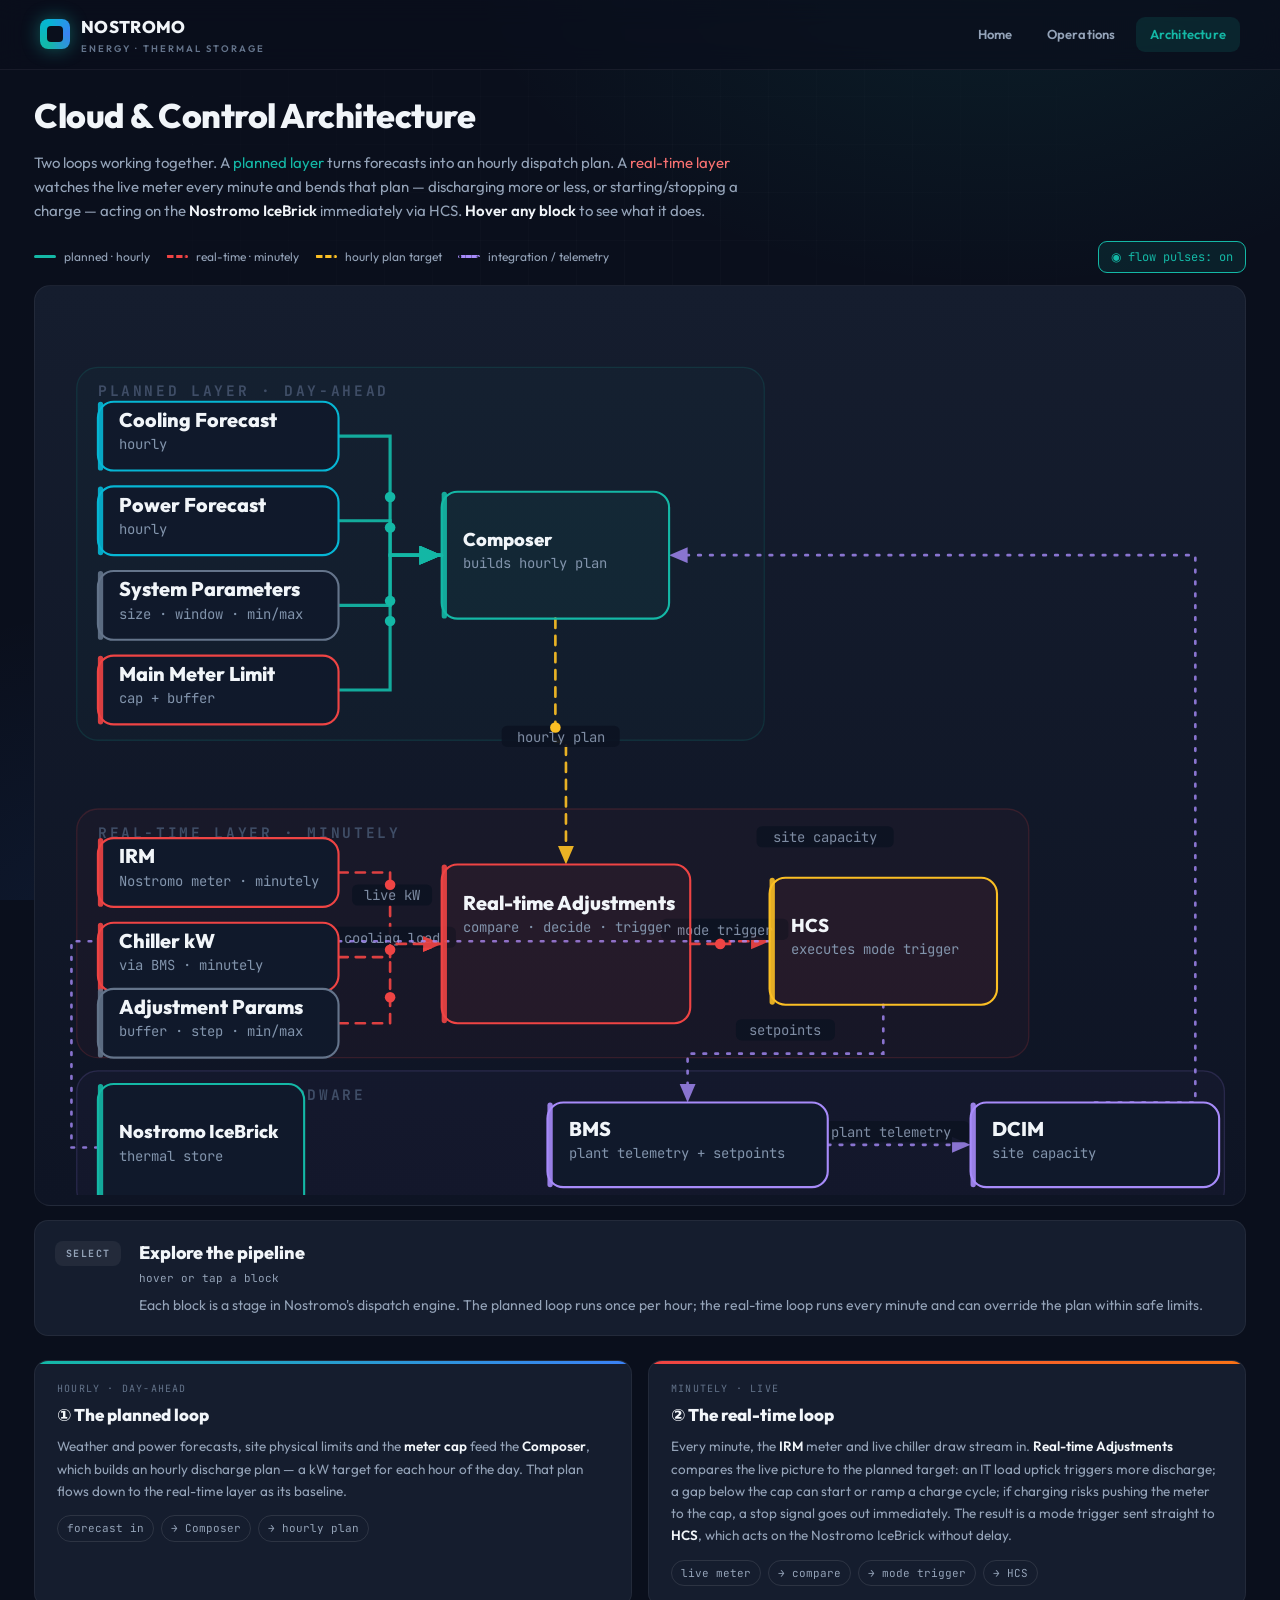
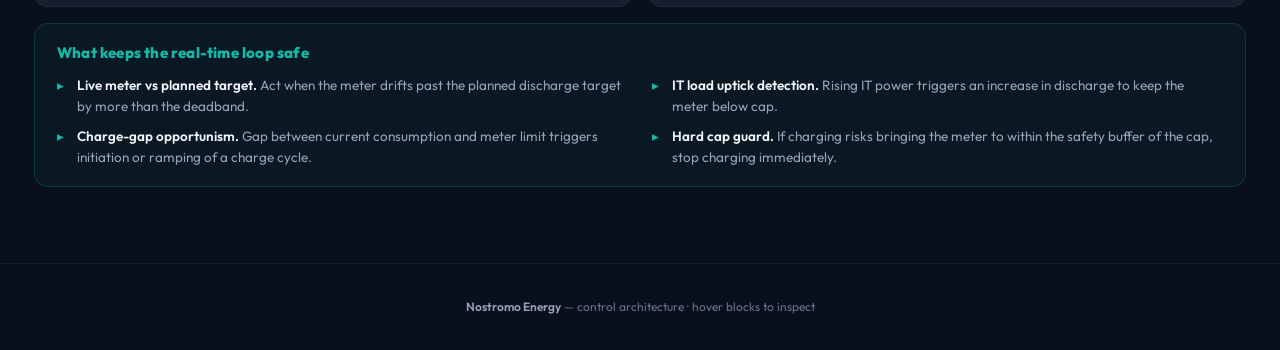
<file: architecture.html>
﻿<!DOCTYPE html>
<html lang="en">
<head>
<meta charset="UTF-8">
<meta name="viewport" content="width=device-width, initial-scale=1.0">
<title>Architecture — Nostromo Energy</title>
<link rel="preconnect" href="https://fonts.googleapis.com">
<link href="https://fonts.googleapis.com/css2?family=JetBrains+Mono:wght@400;700&family=Outfit:wght@300;400;500;600;700;800;900&display=swap" rel="stylesheet">
<link rel="stylesheet" href="assets/css/main.css">
<style>
.shell{max-width:1320px;margin:0 auto;padding:20px clamp(14px,3vw,34px) 36px}
.ahead h1{font-size:clamp(24px,3.4vw,34px);font-weight:800;letter-spacing:-.5px}
.ahead p{color:var(--grayL);font-size:15px;max-width:74ch;margin-top:10px;line-height:1.6}
.ahead p b{color:var(--white);font-weight:600}
.ahead .t{color:var(--teal)}.ahead .r{color:#f87171}

.toolbar{display:flex;align-items:center;gap:14px;flex-wrap:wrap;margin:18px 0 12px}
.lkey{display:flex;gap:16px;flex-wrap:wrap}
.lkey span{display:flex;align-items:center;gap:8px;font-size:12px;color:var(--grayL)}
.lkey i{width:22px;height:0;border-top-width:3px;border-top-style:solid;display:inline-block;border-radius:2px}
.lkey i.solid{border-top-color:var(--teal)}
.lkey i.dashR{border-top-color:#ef4444;border-top-style:dashed}
.lkey i.dashA{border-top-color:var(--gold);border-top-style:dashed}
.lkey i.purp{border-top-color:#a78bfa;border-top-style:dotted}
.toolbar .spacer{flex:1}
.tgl{display:flex;align-items:center;gap:8px;font-size:12px;color:var(--grayL);cursor:pointer;
  border:1px solid var(--line2);border-radius:9px;padding:7px 12px;background:transparent;transition:.2s;font-family:var(--m)}
.tgl.on{color:var(--teal);border-color:var(--teal);background:rgba(20,184,166,.1)}

.diagram-wrap{background:linear-gradient(180deg,var(--card),var(--bg2));border:1px solid var(--line);border-radius:16px;
  padding:10px;overflow:hidden}
#diagram{display:block;width:100%;height:auto}

.node-rect{transition:.2s;cursor:pointer}
.node:hover .node-rect, .node.sel .node-rect{filter:drop-shadow(0 0 10px currentColor)}
.node-title{font-family:var(--f);font-weight:800;fill:#f1f5f9;pointer-events:none}
.node-sub{font-family:var(--m);fill:#8294ac;pointer-events:none}
.band-label{font-family:var(--m);font-weight:700;letter-spacing:2px;fill:#3f4d66;text-transform:uppercase}
.edge{fill:none;stroke-linecap:round}
.edge-label{font-family:var(--m);fill:#7e8ca3;pointer-events:none}
.pulse{opacity:0}
.pulsing .pulse{opacity:1}

.detail{margin-top:14px;background:var(--card);border:1px solid var(--line);border-radius:14px;
  padding:18px 20px;min-height:96px;display:flex;gap:18px;align-items:flex-start;transition:border-color .3s}
.detail .dbadge{font-family:var(--m);font-size:10px;letter-spacing:1.4px;text-transform:uppercase;font-weight:700;
  padding:5px 11px;border-radius:8px;white-space:nowrap;flex-shrink:0;margin-top:2px}
.detail .dbody h3{font-size:18px;font-weight:800;margin-bottom:4px}
.detail .dbody .cad{font-family:var(--m);font-size:11px;color:var(--grayL);margin-bottom:8px}
.detail .dbody p{font-size:14px;color:var(--grayL);line-height:1.6}
.detail .dbody p b{color:var(--white);font-weight:600}

.loops{display:grid;grid-template-columns:1fr 1fr;gap:16px;margin-top:24px}
@media(max-width:780px){.loops{grid-template-columns:1fr}}
.loop{background:var(--card);border:1px solid var(--line);border-radius:14px;padding:20px 22px;position:relative;overflow:hidden}
.loop::before{content:"";position:absolute;left:0;top:0;width:100%;height:3px}
.loop.plan::before{background:linear-gradient(90deg,var(--teal),var(--blue))}
.loop.rt::before{background:linear-gradient(90deg,#ef4444,var(--orange))}
.loop .lh{display:flex;align-items:center;gap:10px;margin-bottom:6px}
.loop .lh .cad{font-family:var(--m);font-size:10px;letter-spacing:1.2px;color:var(--gray);text-transform:uppercase}
.loop h3{font-size:17px;font-weight:800}
.loop p{font-size:13.5px;color:var(--grayL);line-height:1.65;margin-top:8px}
.loop p b{color:var(--white);font-weight:600}
.loop .chips{display:flex;gap:7px;flex-wrap:wrap;margin-top:13px}
.loop .chips span{font-family:var(--m);font-size:11px;padding:4px 9px;border-radius:20px;border:1px solid var(--line2);color:var(--grayL)}

.safebox{margin-top:16px;background:rgba(20,184,166,.05);border:1px solid rgba(20,184,166,.22);border-radius:14px;padding:18px 22px}
.safebox h3{font-size:15px;font-weight:800;color:var(--teal);margin-bottom:10px;letter-spacing:.2px}
.safebox ul{list-style:none;display:grid;grid-template-columns:1fr 1fr;gap:10px 24px}
@media(max-width:780px){.safebox ul{grid-template-columns:1fr}}
.safebox li{font-size:13.5px;color:var(--grayL);line-height:1.55;padding-left:20px;position:relative}
.safebox li::before{content:"▸";position:absolute;left:0;color:var(--teal)}
.safebox li b{color:var(--white);font-weight:600}
</style>
</head>
<body>

<nav class="nav">
  <a class="brand" href="index.html"><span class="mark"></span><span>NOSTROMO<small>Energy · Thermal Storage</small></span></a>
  <div class="nav-links">
    <a href="index.html">Home</a>
    <a href="operations.html">Operations</a>
    <a href="architecture.html" class="active">Architecture</a>
  </div>
</nav>

<div class="shell">
  <div class="ahead">
    <h1>Cloud &amp; Control Architecture</h1>
    <p>Two loops working together. A <span class="t">planned layer</span> turns forecasts into an hourly
       dispatch plan. A <span class="r">real-time layer</span> watches the live meter every minute and bends
       that plan — discharging more or less, or starting/stopping a charge — acting on the
       <b>Nostromo IceBrick</b> immediately via HCS. <b>Hover any block</b> to see what it does.</p>
  </div>

  <div class="toolbar">
    <div class="lkey">
      <span><i class="solid"></i>planned · hourly</span>
      <span><i class="dashR"></i>real-time · minutely</span>
      <span><i class="dashA"></i>hourly plan target</span>
      <span><i class="purp"></i>integration / telemetry</span>
    </div>
    <div class="spacer"></div>
    <button class="tgl on" id="pulseTgl">◉ flow pulses: on</button>
  </div>

  <div class="diagram-wrap">
    <svg id="diagram" viewBox="0 0 900 680" xmlns="http://www.w3.org/2000/svg">
      <defs>
        <marker id="arrTeal" markerWidth="9" markerHeight="9" refX="7" refY="3" orient="auto"><path d="M0 0 L7 3 L0 6 Z" fill="#14B8A6"/></marker>
        <marker id="arrRed" markerWidth="9" markerHeight="9" refX="7" refY="3" orient="auto"><path d="M0 0 L7 3 L0 6 Z" fill="#ef4444"/></marker>
        <marker id="arrGold" markerWidth="9" markerHeight="9" refX="7" refY="3" orient="auto"><path d="M0 0 L7 3 L0 6 Z" fill="#FBBF24"/></marker>
        <marker id="arrPurp" markerWidth="9" markerHeight="9" refX="7" refY="3" orient="auto"><path d="M0 0 L7 3 L0 6 Z" fill="#a78bfa"/></marker>
      </defs>
      <g id="bands"></g>
      <g id="edges"></g>
      <g id="pulses"></g>
      <g id="nodes"></g>
    </svg>
  </div>

  <div class="detail" id="detail">
    <div class="dbadge" id="dBadge" style="background:rgba(255,255,255,.06);color:var(--grayL)">SELECT</div>
    <div class="dbody">
      <h3 id="dTitle">Explore the pipeline</h3>
      <div class="cad" id="dCad">hover or tap a block</div>
      <p id="dDesc">Each block is a stage in Nostromo's dispatch engine. The planned loop runs once per hour; the real-time loop runs every minute and can override the plan within safe limits.</p>
    </div>
  </div>

  <div class="loops">
    <div class="loop plan">
      <div class="lh"><span class="cad">Hourly · day-ahead</span></div>
      <h3>① The planned loop</h3>
      <p>Weather and power forecasts, site physical limits and the <b>meter cap</b> feed the
         <b>Composer</b>, which builds an hourly discharge plan — a kW target for each hour of the day.
         That plan flows down to the real-time layer as its baseline.</p>
      <div class="chips"><span>forecast in</span><span>→ Composer</span><span>→ hourly plan</span></div>
    </div>
    <div class="loop rt">
      <div class="lh"><span class="cad">Minutely · live</span></div>
      <h3>② The real-time loop</h3>
      <p>Every minute, the <b>IRM</b> meter and live chiller draw stream in. <b>Real-time Adjustments</b>
         compares the live picture to the planned target: an IT load uptick triggers more discharge;
         a gap below the cap can start or ramp a charge cycle; if charging risks pushing the meter to
         the cap, a stop signal goes out immediately. The result is a mode trigger sent straight to
         <b>HCS</b>, which acts on the Nostromo IceBrick without delay.</p>
      <div class="chips"><span>live meter</span><span>→ compare</span><span>→ mode trigger</span><span>→ HCS</span></div>
    </div>
  </div>

  <div class="safebox">
    <h3>What keeps the real-time loop safe</h3>
    <ul>
      <li><b>Live meter vs planned target.</b> Act when the meter drifts past the planned discharge target by more than the deadband.</li>
      <li><b>IT load uptick detection.</b> Rising IT power triggers an increase in discharge to keep the meter below cap.</li>
      <li><b>Charge-gap opportunism.</b> Gap between current consumption and meter limit triggers initiation or ramping of a charge cycle.</li>
      <li><b>Hard cap guard.</b> If charging risks bringing the meter to within the safety buffer of the cap, stop charging immediately.</li>
    </ul>
  </div>

</div>

<div class="footer"><b>Nostromo Energy</b> — control architecture · hover blocks to inspect</div>

<script>
document.addEventListener('DOMContentLoaded',function(){
  var NS='http://www.w3.org/2000/svg';
  var C={teal:'#14B8A6',blue:'#3B82F6',red:'#ef4444',gold:'#FBBF24',purp:'#a78bfa',gray:'#64748b',cyan:'#06B6D4'};

  var N={
    cooling:{x:40,y:80,w:182,h:52,t:'Cooling Forecast',s:'hourly',c:C.cyan,band:'in',
      cad:'INPUT · hourly',d:"Predicted cooling demand for each hour of the coming day, derived from weather and the site's thermal behaviour."},
    power:{x:40,y:144,w:182,h:52,t:'Power Forecast',s:'hourly',c:C.cyan,band:'in',
      cad:'INPUT · hourly',d:'Predicted IT / facility power per hour — the load the cooling system has to keep up with.'},
    sysparams:{x:40,y:208,w:182,h:52,t:'System Parameters',s:'size · window · min/max',c:C.gray,band:'in',
      cad:'INPUT · static',d:'Physical limits of the install: store size, the daily charge/discharge window, battery/charge rates, and min/max bounds.'},
    meterlimit:{x:40,y:272,w:182,h:52,t:'Main Meter Limit',s:'cap + buffer',c:C.red,band:'in',
      cad:'INPUT · constraint',d:"The site's grid interconnection cap plus a safety buffer. The whole plan is shaped to keep the meter under this line."},
    composer:{x:300,y:148,w:172,h:96,t:'Composer',s:'builds hourly plan',c:C.teal,band:'plan',
      cad:'PLANNED · engine',d:'Combines hourly forecasts, site limits and the meter cap into a dispatch plan — an hourly target for how much cooling the Nostromo system should provide. Consumed by the real-time loop as its planning baseline.'},
    irm:{x:40,y:410,w:182,h:52,t:'IRM',s:'Nostromo meter · minutely',c:C.red,band:'rtin',
      cad:'REAL-TIME · minutely',d:"Independent Real-time Meter — Nostromo's own meter at the main-meter point, sampled every minute. Ground truth for the live control loop."},
    chillkw:{x:40,y:474,w:182,h:52,t:'Chiller kW',s:'via BMS · minutely',c:C.red,band:'rtin',
      cad:'REAL-TIME · minutely',d:'Live chiller power draw, taken from Nostromo sensors or a BMS integration. Separates cooling load from IT load behind the meter.'},
    adjparams:{x:40,y:524,w:182,h:52,t:'Adjustment Params',s:'buffer · step · min/max',c:C.gray,band:'rtin',
      cad:'REAL-TIME · config',d:'Tuning for the live loop: the buffer/deadband, correction step size, and the min/max bounds the adjustments must respect.'},
    rtadj:{x:300,y:430,w:188,h:120,t:'Real-time Adjustments',s:'compare · decide · trigger',c:C.red,band:'rt',
      cad:'REAL-TIME · minutely decision',d:'Every minute: reads the live meter (IRM) and chiller draw. If IT load upticks push cooling demand up, triggers an increase in discharge. If a gap opens between current consumption and the meter cap, can initiate or increase a charge cycle — and can abruptly stop charging if that gap closes.'},
    hcs:{x:548,y:440,w:172,h:96,t:'HCS',s:'executes mode trigger',c:C.gold,band:'rt',
      cad:'REAL-TIME · execute',d:'Hardware Control System. Receives mode triggers from Real-time Adjustments and acts on the Nostromo IceBrick immediately — no waiting. Issues setpoints to the physical plant via BMS.'},
    bms:{x:380,y:610,w:212,h:64,t:'BMS',s:'plant telemetry + setpoints',c:C.purp,band:'int',
      cad:'INTEGRATION',d:'Building Management System. Receives operating setpoints from HCS and relays them to the plant. Also forwards plant telemetry (chiller kW, supply temps) to DCIM for site-level visibility.'},
    dcim:{x:700,y:610,w:188,h:64,t:'DCIM',s:'site capacity',c:C.purp,band:'int',
      cad:'INTEGRATION',d:'Data Center Infrastructure Management. Aggregates site power picture from BMS telemetry and communicates available capacity context to the Composer — feeds the planning loop without touching real-time control.'},
    plant:{x:40,y:596,w:156,h:96,t:'Nostromo IceBrick',s:'thermal store',c:C.teal,band:'int',
      cad:'HARDWARE',d:'The physical thermal store — ice bricks charged overnight and discharged during peak hours. Receives mode commands via HCS and BMS. State of Charge drives SOC pacing in the real-time loop.'}
  };

  var BANDS=[
    {x:24,y:54,w:520,h:282,label:'Planned layer · day-ahead',col:'rgba(20,184,166,.025)',line:'rgba(20,184,166,.14)'},
    {x:24,y:388,w:720,h:188,label:'Real-time layer · minutely',col:'rgba(239,68,68,.03)',line:'rgba(239,68,68,.16)'},
    {x:24,y:586,w:868,h:106,label:'Integrations & hardware',col:'rgba(167,139,250,.03)',line:'rgba(167,139,250,.16)'}
  ];

  var E=[
    ['cooling','composer','solid'],
    ['power','composer','solid'],
    ['sysparams','composer','solid'],
    ['meterlimit','composer','solid'],
    ['composer','rtadj','dashA','hourly plan'],
    ['irm','rtadj','dashR','live kW'],
    ['chillkw','rtadj','dashR','cooling load'],
    ['adjparams','rtadj','dashR'],
    ['rtadj','hcs','dashR','mode trigger'],
    ['hcs','bms','purp','setpoints'],
    ['bms','dcim','purp','plant telemetry'],
    ['dcim','composer','purp','site capacity','M794 610 H870 V196 H472'],
    ['hcs','plant','purp',null,'M548 488 H20 V644 H196']
  ];

  var nodesG=document.getElementById('nodes'),
      edgesG=document.getElementById('edges'),
      bandsG=document.getElementById('bands'),
      pulsesG=document.getElementById('pulses');

  function mk(tag,attrs){var e=document.createElementNS(NS,tag);for(var k in attrs)e.setAttribute(k,attrs[k]);return e;}

  BANDS.forEach(function(b){
    bandsG.appendChild(mk('rect',{x:b.x,y:b.y,width:b.w,height:b.h,rx:16,fill:b.col,stroke:b.line,'stroke-width':1}));
    var t=mk('text',{x:b.x+16,y:b.y+22,class:'band-label','font-size':11});t.textContent=b.label;bandsG.appendChild(t);
  });

  function cx(n){return n.x+n.w/2} function cy(n){return n.y+n.h/2}
  function anchor(a,b){
    var ax=cx(a),ay=cy(a),bx=cx(b),by=cy(b);
    var dx=bx-ax,dy=by-ay;
    if(Math.abs(dx)>Math.abs(dy)){
      return dx>0 ? {x:a.x+a.w,y:ay,side:'r'} : {x:a.x,y:ay,side:'l'};
    } else {
      return dy>0 ? {x:ax,y:a.y+a.h,side:'b'} : {x:ax,y:a.y,side:'t'};
    }
  }
  function pathFor(from,to){
    var A=N[from],B=N[to];
    var p1=anchor(A,B),p2=anchor(B,A);
    var d;
    if(p1.side==='r'||p1.side==='l'){
      var mxp=(p1.x+p2.x)/2;
      d='M'+p1.x+' '+p1.y+' H'+mxp+' V'+p2.y+' H'+p2.x;
    } else {
      var myp=(p1.y+p2.y)/2;
      d='M'+p1.x+' '+p1.y+' V'+myp+' H'+p2.x+' V'+p2.y;
    }
    return d;
  }

  var stylemap={
    solid:{stroke:C.teal,dash:'',mk:'arrTeal'},
    dashR:{stroke:C.red,dash:'7 6',mk:'arrRed'},
    dashA:{stroke:C.gold,dash:'7 6',mk:'arrGold'},
    purp:{stroke:C.purp,dash:'2 7',mk:'arrPurp'}
  };

  E.forEach(function(e,i){
    var from=e[0],to=e[1],type=e[2],label=e[3],pathOverride=e[4];
    var st=stylemap[type];
    var d=pathOverride||pathFor(from,to);
    var id='edge'+i;
    var p=mk('path',{id:id,d:d,class:'edge',stroke:st.stroke,'stroke-width':type==='solid'?2.4:2,
      'stroke-dasharray':st.dash,'marker-end':'url(#'+st.mk+')',opacity:type==='purp'?0.8:0.92});
    edgesG.appendChild(p);
    if(label){
      var A=N[from],B=N[to];
      var lx=(cx(A)+cx(B))/2, ly=(cy(A)+cy(B))/2-6;
      var bg=mk('rect',{x:lx-label.length*3.6-5,y:ly-12,width:label.length*7.2+10,height:16,rx:4,
        fill:'#0c1322',opacity:.92});
      edgesG.appendChild(bg);
      var t=mk('text',{x:lx,y:ly,class:'edge-label','font-size':10.5,'text-anchor':'middle'});
      t.textContent=label;edgesG.appendChild(t);
    }
    if(type!=='purp'){
      var pc=mk('circle',{r:4,fill:st.stroke,class:'pulse'});
      var am=mk('animateMotion',{dur:(2.6+(i%3)*0.5)+'s',repeatCount:'indefinite',rotate:'auto',begin:'0s'});
      am.setAttribute('path',d);
      pc.appendChild(am);
      pulsesG.appendChild(pc);
    }
  });

  function addNode(key){
    var n=N[key];
    var g=mk('g',{class:'node','data-key':key});
    var nodeFill=n.band==='plan'?'rgba(20,184,166,0.06)':n.band==='rt'?'rgba(239,68,68,0.06)':'#10192b';
    var r=mk('rect',{x:n.x,y:n.y,width:n.w,height:n.h,rx:12,class:'node-rect',
      fill:nodeFill,stroke:n.c,'stroke-width':1.6});
    r.style.color=n.c;
    g.appendChild(r);
    g.appendChild(mk('rect',{x:n.x,y:n.y,width:4,height:n.h,rx:2,fill:n.c,opacity:.9}));
    var ty=n.h>110? n.y+34 : (n.y+n.h/2-(n.s?7:0));
    var t=mk('text',{x:n.x+16,y:ty,class:'node-title','font-size':n.w>180?15:14});
    t.textContent=n.t; g.appendChild(t);
    if(n.s){
      var s=mk('text',{x:n.x+16,y:ty+17,class:'node-sub','font-size':10.5});
      s.textContent=n.s; g.appendChild(s);
    }
    nodesG.appendChild(g);
    g.addEventListener('mouseenter',function(){select(key)});
    g.addEventListener('click',function(){select(key,true)});
  }
  Object.keys(N).forEach(addNode);

  var det=document.getElementById('detail'),pinned=null;
  function select(key,pin){
    if(pin){pinned=key}
    var k=pin?key:(pinned||key);
    var n=N[k];
    document.querySelectorAll('.node').forEach(function(g){g.classList.toggle('sel',g.getAttribute('data-key')===k)});
    document.getElementById('dTitle').textContent=n.t;
    document.getElementById('dCad').textContent=n.cad;
    document.getElementById('dDesc').textContent=n.d;
    var b=document.getElementById('dBadge');
    b.textContent=n.band==='in'?'INPUT':n.band==='plan'?'PLANNED':n.band==='rtin'?'LIVE IN':n.band==='rt'?'REAL-TIME':'INTEGRATION';
    b.style.background=hexA(n.c,.14); b.style.color=n.c;
    det.style.borderColor=hexA(n.c,.4);
  }
  function hexA(hex,a){var h=hex.replace('#','');var r=parseInt(h.substr(0,2),16),g=parseInt(h.substr(2,2),16),bl=parseInt(h.substr(4,2),16);return'rgba('+r+','+g+','+bl+','+a+')';}

  var svg=document.getElementById('diagram'), pulsing=true;
  svg.classList.add('pulsing');
  document.getElementById('pulseTgl').addEventListener('click',function(){
    pulsing=!pulsing; svg.classList.toggle('pulsing',pulsing);
    this.classList.toggle('on',pulsing);
    this.textContent=pulsing?'◉ flow pulses: on':'○ flow pulses: off';
  });
});
</script>
</body>
</html>
</file>
<file: assets/css/main.css>
/* ===========================================================
   Nostromo Energy — Data Center Platform
   Shared design system (tokens + nav + base)
   Palette & type derived from the Design-Day animator.
   =========================================================== */

:root{
  --bg:#0A0F1C;
  --bg2:#0E1424;
  --card:#151D2E;
  --card2:#1B2436;
  --line:rgba(255,255,255,0.06);
  --line2:rgba(255,255,255,0.10);

  --teal:#14B8A6;   /* Nostromo / cold / discharge */
  --cyan:#06B6D4;
  --blue:#3B82F6;
  --purple:#00B1D6;
  --gold:#FBBF24;   /* temperature / heat signal */
  --red:#EF4444;    /* the cap / peak / constraint */
  --orange:#F97316;
  --green:#22C55E;  /* freed / unlocked */

  --white:#F1F5F9;
  --gray:#64748B;
  --grayL:#94A3B8;

  --f:'Outfit',system-ui,-apple-system,sans-serif;
  --m:'JetBrains Mono','SF Mono',Consolas,monospace;
}

*{margin:0;padding:0;box-sizing:border-box}
html{scroll-behavior:smooth}
body{
  background:var(--bg);
  color:var(--white);
  font-family:var(--f);
  font-weight:400;
  line-height:1.5;
  -webkit-font-smoothing:antialiased;
  min-height:100vh;
  position:relative;
}
/* atmospheric backdrop */
body::before{
  content:"";position:fixed;inset:0;z-index:-2;
  background:
    radial-gradient(900px 600px at 78% -8%, rgba(20,184,166,0.10), transparent 60%),
    radial-gradient(800px 700px at 10% 110%, rgba(59,130,246,0.10), transparent 55%),
    var(--bg);
}
body::after{
  content:"";position:fixed;inset:0;z-index:-1;opacity:.35;pointer-events:none;
  background-image:linear-gradient(var(--line) 1px,transparent 1px),
                   linear-gradient(90deg,var(--line) 1px,transparent 1px);
  background-size:48px 48px;
  -webkit-mask-image:radial-gradient(circle at 50% 30%,#000,transparent 80%);
          mask-image:radial-gradient(circle at 50% 30%,#000,transparent 80%);
}

a{color:inherit;text-decoration:none}
.mono{font-family:var(--m)}

/* ---------------- top nav ---------------- */
.nav{
  position:sticky;top:0;z-index:100;
  display:flex;align-items:center;justify-content:space-between;
  padding:14px clamp(16px,4vw,40px);
  background:rgba(10,15,28,0.72);
  backdrop-filter:blur(12px);
  border-bottom:1px solid var(--line);
}
.brand{display:flex;align-items:center;gap:11px;font-weight:800;font-size:17px;letter-spacing:.3px}
.brand .mark{
  width:30px;height:30px;border-radius:8px;flex-shrink:0;
  background:conic-gradient(from 210deg,var(--teal),var(--cyan),var(--blue),var(--teal));
  position:relative;box-shadow:0 0 18px rgba(20,184,166,.45);
}
.brand .mark::after{
  content:"";position:absolute;inset:7px;border-radius:4px;background:var(--bg);
}
.brand .mark::before{
  content:"";position:absolute;inset:11px;border-radius:2px;background:var(--teal);
  box-shadow:0 0 10px var(--teal);
}
.brand small{display:block;font-size:9.5px;font-weight:600;letter-spacing:2px;
  color:var(--gray);text-transform:uppercase;margin-top:1px}
.nav-links{display:flex;gap:6px;align-items:center}
.nav-links a{
  font-size:13px;font-weight:600;color:var(--grayL);
  padding:8px 14px;border-radius:9px;transition:.18s;letter-spacing:.2px;
}
.nav-links a:hover{color:var(--white);background:rgba(255,255,255,.05)}
.nav-links a.active{color:var(--teal);background:rgba(20,184,166,.12)}
@media(max-width:560px){
  .nav-links a{padding:7px 9px;font-size:12px}
  .brand small{display:none}
}

/* shared chrome bits */
.tag{
  display:inline-flex;align-items:center;gap:7px;
  font-family:var(--m);font-size:11px;font-weight:700;letter-spacing:1.6px;
  text-transform:uppercase;color:var(--teal);
  padding:6px 13px;border:1px solid rgba(20,184,166,.3);border-radius:30px;
  background:rgba(20,184,166,.07);
}
.tag .dot{width:7px;height:7px;border-radius:50%;background:var(--teal);
  box-shadow:0 0 8px var(--teal);animation:pulse 2s infinite}
@keyframes pulse{0%,100%{opacity:1}50%{opacity:.35}}

.footer{
  text-align:center;color:var(--gray);font-size:12px;
  padding:34px 20px;border-top:1px solid var(--line);margin-top:40px;
}
.footer b{color:var(--grayL);font-weight:600}
</file>
